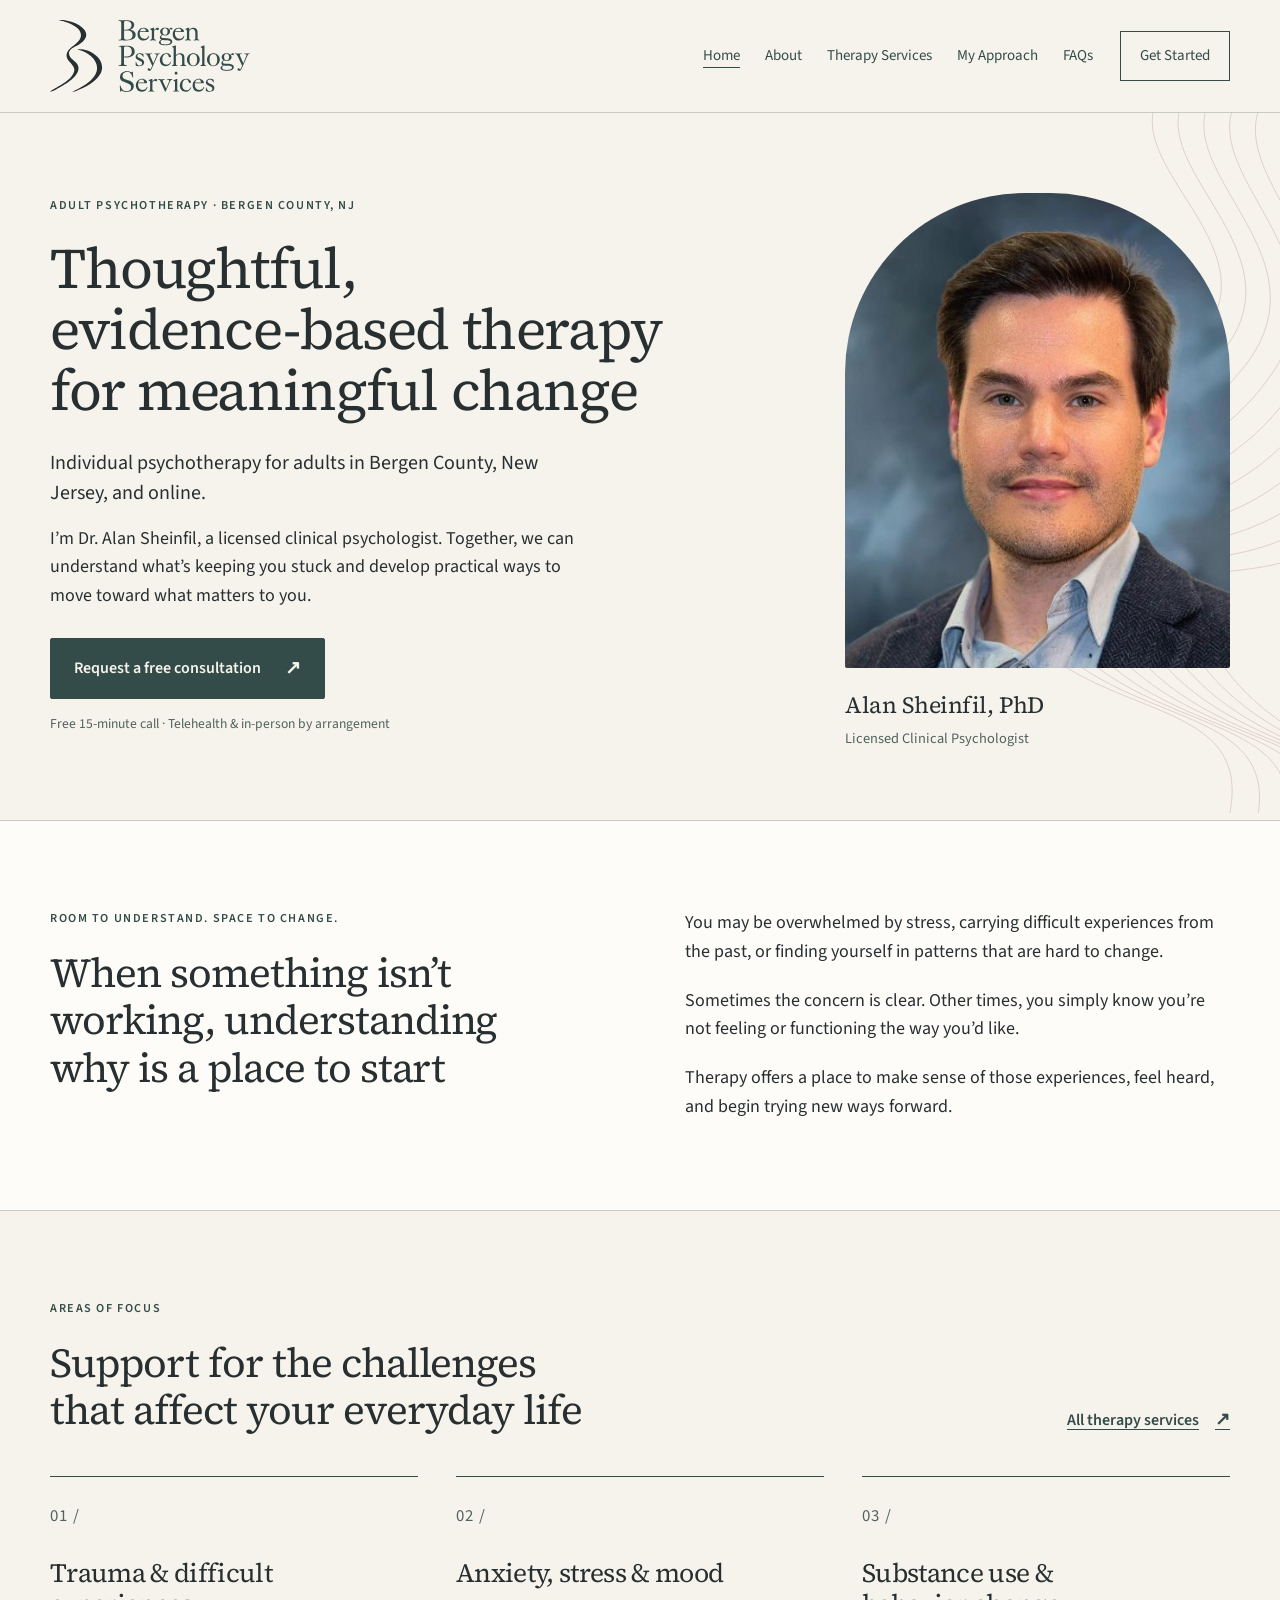
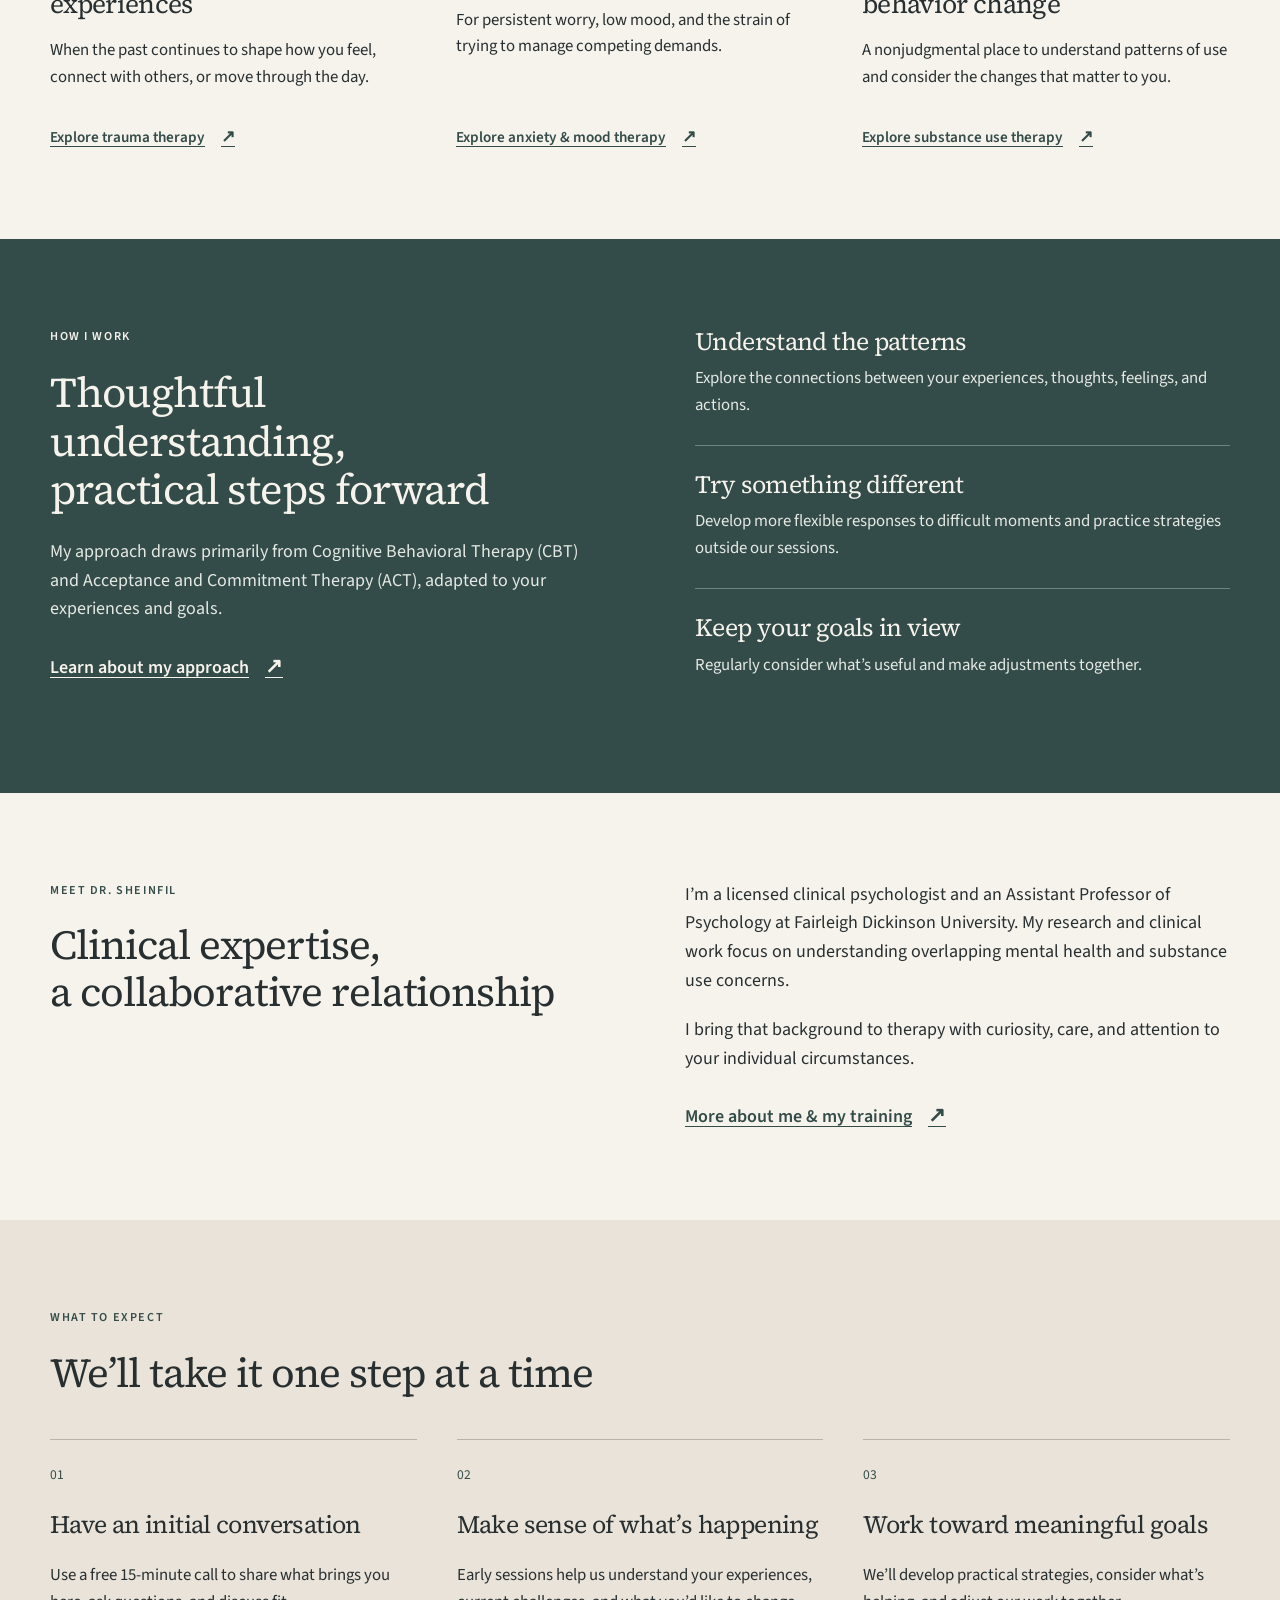
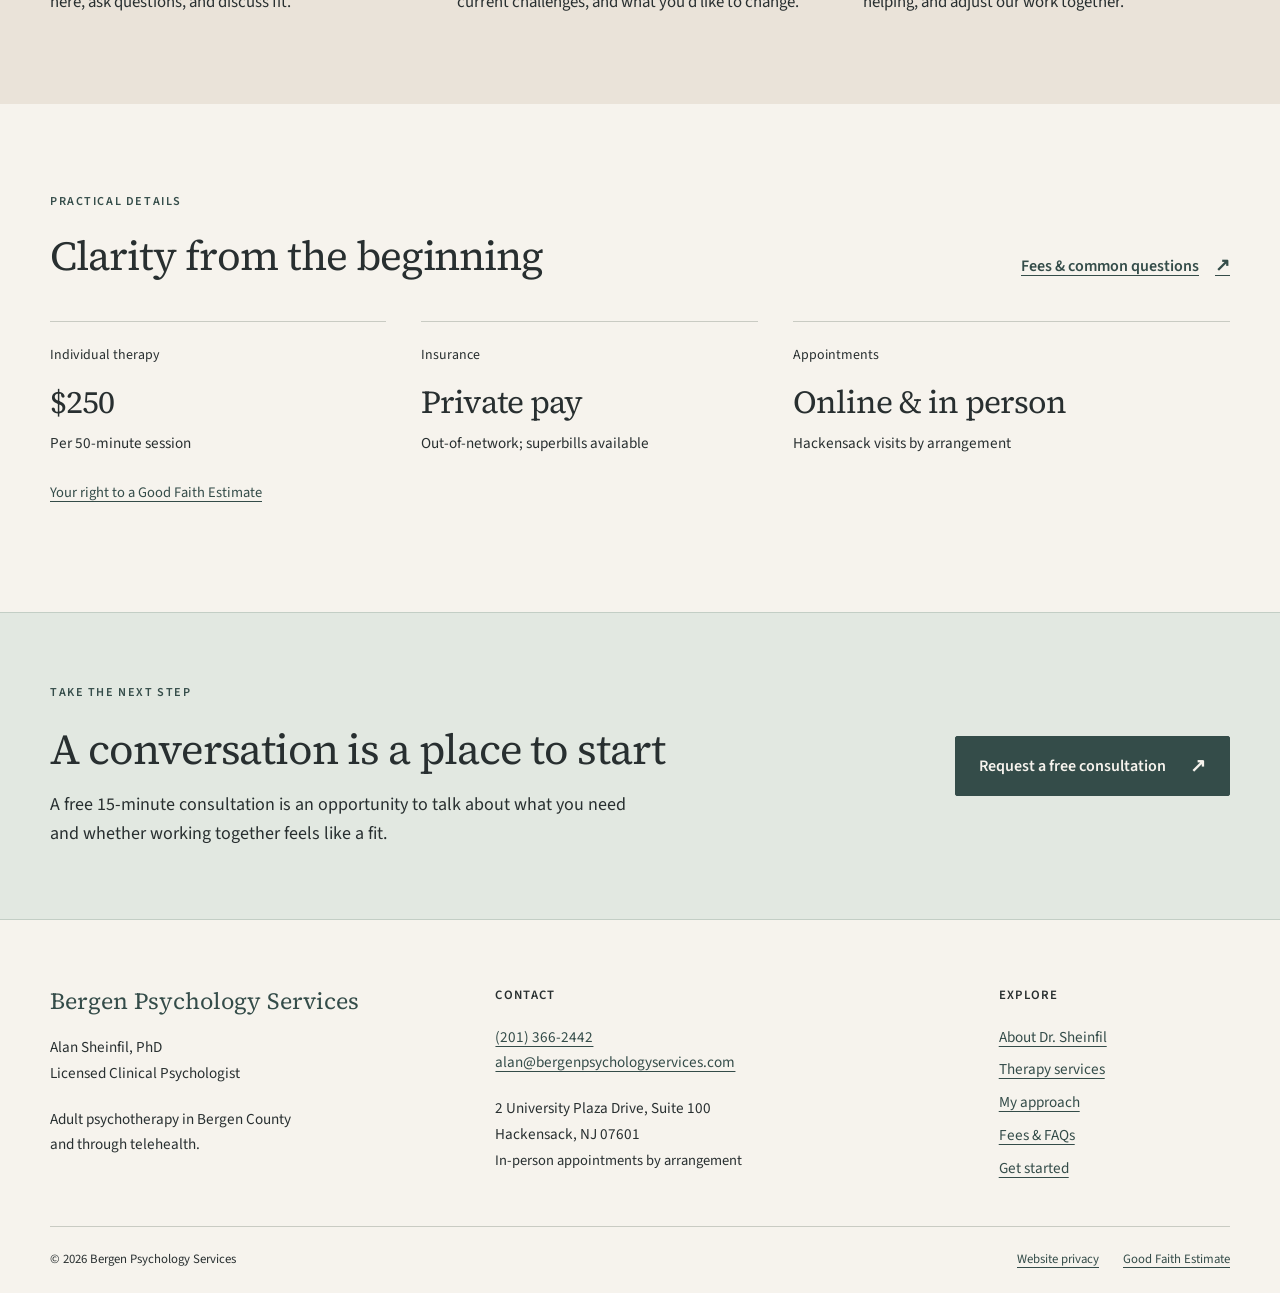
<file: index.html>
<!doctype html>
<html lang="en">
  <head>
    <meta charset="utf-8" />
    <meta name="viewport" content="width=device-width, initial-scale=1" />
    <title>Bergen Psychology Services | Dr. Alan Sheinfil, PhD</title>
    <meta
      name="description"
      content="Evidence-based psychotherapy for adults navigating trauma, anxiety, mood concerns, and substance use. Telehealth and in-person therapy in Hackensack, NJ."
    />
    <link rel="canonical" href="https://bergenpsychologyservices.com/" />
    <meta property="og:type" content="website" />
    <meta
      property="og:title"
      content="Bergen Psychology Services | Dr. Alan Sheinfil, PhD"
    />
    <meta
      property="og:description"
      content="Evidence-based psychotherapy for adults navigating trauma, anxiety, mood concerns, and substance use. Telehealth and in-person therapy in Hackensack, NJ."
    />
    <meta property="og:url" content="https://bergenpsychologyservices.com/" />
    <meta
      property="og:image"
      content="https://bergenpsychologyservices.com/Images/HeadShot-alans%20(1).png"
    />
    <meta name="theme-color" content="#344c49" />
    <link rel="icon" href="Images/favicon.svg" type="image/svg+xml" />
    <link
      rel="preload"
      href="assets/fonts/source-serif-4-latin-400-normal.woff2"
      as="font"
      type="font/woff2"
      crossorigin
    />
    <link
      rel="preload"
      href="assets/fonts/source-sans-3-latin-400-normal.woff2"
      as="font"
      type="font/woff2"
      crossorigin
    />
    <link rel="stylesheet" href="assets/site.css?v=consultation-thanks" />
    <script src="assets/site.js" defer></script>
    <script type="application/ld+json">
      {
        "@context": "https://schema.org",
        "@type": "MedicalBusiness",
        "@id": "https://bergenpsychologyservices.com/#practice",
        "name": "Bergen Psychology Services",
        "url": "https://bergenpsychologyservices.com/",
        "description": "Evidence-based psychotherapy for adults navigating trauma, anxiety, mood concerns, and substance use. Telehealth and in-person therapy in Hackensack, NJ.",
        "telephone": "+1-201-366-2442",
        "email": "alan@bergenpsychologyservices.com",
        "address": {
          "@type": "PostalAddress",
          "streetAddress": "2 University Plaza Drive, Suite 100",
          "addressLocality": "Hackensack",
          "addressRegion": "NJ",
          "postalCode": "07601",
          "addressCountry": "US"
        },
        "image": "https://bergenpsychologyservices.com/Images/HeadShot-alans%20(1).png",
        "founder": {
          "@type": "Person",
          "name": "Alan Sheinfil",
          "honorificSuffix": "PhD"
        }
      }
    </script>
  </head>
  <body>
    <a class="skip-link" href="#main">Skip to content</a>
    <header class="site-header">
      <div class="container header-inner">
        <a class="brand" href="/" aria-label="Bergen Psychology Services — home"
          ><img
            src="assets/logo.svg"
            width="210"
            height="76"
            alt="Bergen Psychology Services"
        /></a>
        <nav class="desktop-nav" aria-label="Main">
          <ul>
            <li><a href="/" aria-current="page">Home</a></li>
            <li><a href="about.html">About</a></li>
            <li><a href="services.html">Therapy Services</a></li>
            <li><a href="approach.html">My Approach</a></li>
            <li><a href="faq.html">FAQs</a></li>
            <li><a href="get-started.html" class="nav-cta">Get Started</a></li>
          </ul>
        </nav>
        <details class="mobile-nav">
          <summary>Menu <span aria-hidden="true">☰</span></summary>
          <nav aria-label="Mobile">
            <ul>
              <li><a href="/" aria-current="page">Home</a></li>
              <li><a href="about.html">About</a></li>
              <li><a href="services.html">Therapy Services</a></li>
              <li><a href="approach.html">My Approach</a></li>
              <li><a href="faq.html">FAQs</a></li>
              <li>
                <a href="get-started.html" class="nav-cta">Get Started</a>
              </li>
            </ul>
          </nav>
        </details>
      </div>
    </header>
    <main id="main" tabindex="-1">
      <section class="hero">
        <div class="container hero-grid">
          <div class="hero-copy">
            <p class="eyebrow">Adult psychotherapy · Bergen County, NJ</p>
            <h1>
              Thoughtful, <span class="nowrap">evidence-based</span> therapy for
              meaningful change
            </h1>
            <p class="lede">
              Individual psychotherapy for adults in Bergen County, New Jersey,
              and online.
            </p>
            <p>
              I’m Dr. Alan Sheinfil, a licensed clinical psychologist. Together,
              we can understand what’s keeping you stuck and develop practical
              ways to move toward what matters to you.
            </p>
            <a class="button" href="get-started.html#request"
              >Request a free consultation<span aria-hidden="true">↗</span></a
            >
            <p class="hero-detail">
              Free 15-minute call · Telehealth &amp; in-person by arrangement
            </p>
          </div>
          <figure class="hero-portrait">
            <img
              src="Images/HeadShot-alans%20(1).png"
              alt="Dr. Alan Sheinfil"
              width="446"
              height="601"
              fetchpriority="high"
            />
            <figcaption>
              <strong>Alan Sheinfil, PhD</strong
              ><span>Licensed Clinical Psychologist</span>
            </figcaption>
          </figure>
        </div>
      </section>
      <section class="section recognition">
        <div class="container split">
          <div>
            <p class="eyebrow">Room to understand. Space to change.</p>
            <h2>
              When something isn’t working, understanding why is a place to
              start
            </h2>
          </div>
          <div class="prose">
            <p>
              You may be overwhelmed by stress, carrying difficult experiences
              from the past, or finding yourself in patterns that are hard to
              change.
            </p>
            <p>
              Sometimes the concern is clear. Other times, you simply know
              you’re not feeling or functioning the way you’d like.
            </p>
            <p>
              Therapy offers a place to make sense of those experiences, feel
              heard, and begin trying new ways forward.
            </p>
          </div>
        </div>
      </section>
      <section class="section" id="services">
        <div class="container">
          <div class="section-heading">
            <div>
              <p class="eyebrow">Areas of focus</p>
              <h2>
                Support for the challenges<br class="desktop-break" />
                that affect your everyday life
              </h2>
            </div>
            <a class="text-link" href="services.html"
              >All therapy services <span aria-hidden="true">↗</span></a
            >
          </div>
          <div class="focus-grid">
            <article>
              <p class="index-number" aria-hidden="true">01 /</p>
              <h3>Trauma &amp; difficult experiences</h3>
              <p>
                When the past continues to shape how you feel, connect with
                others, or move through the day.
              </p>
              <a class="text-link" href="trauma-therapy.html"
                >Explore trauma therapy <span aria-hidden="true">↗</span></a
              >
            </article>
            <article>
              <p class="index-number" aria-hidden="true">02 /</p>
              <h3>Anxiety, stress &amp; mood</h3>
              <p>
                For persistent worry, low mood, and the strain of trying to
                manage competing demands.
              </p>
              <a class="text-link" href="anxiety-mood-therapy.html"
                >Explore anxiety &amp; mood therapy
                <span aria-hidden="true">↗</span></a
              >
            </article>
            <article>
              <p class="index-number" aria-hidden="true">03 /</p>
              <h3>Substance use &amp; behavior change</h3>
              <p>
                A nonjudgmental place to understand patterns of use and consider
                the changes that matter to you.
              </p>
              <a class="text-link" href="substance-use-therapy.html"
                >Explore substance use therapy
                <span aria-hidden="true">↗</span></a
              >
            </article>
          </div>
        </div>
      </section>
      <section class="section sage" id="approach">
        <div class="container split">
          <div>
            <p class="eyebrow">How I work</p>
            <h2>Thoughtful understanding,<br />practical steps forward</h2>
            <p>
              My approach draws primarily from Cognitive Behavioral Therapy
              (CBT) and Acceptance and Commitment Therapy (ACT), adapted to your
              experiences and goals.
            </p>
            <a class="text-link" href="approach.html"
              >Learn about my approach <span aria-hidden="true">↗</span></a
            >
          </div>
          <div class="principles">
            <div>
              <h3>Understand the patterns</h3>
              <p>
                Explore the connections between your experiences, thoughts,
                feelings, and actions.
              </p>
            </div>
            <div>
              <h3>Try something different</h3>
              <p>
                Develop more flexible responses to difficult moments and
                practice strategies outside our sessions.
              </p>
            </div>
            <div>
              <h3>Keep your goals in view</h3>
              <p>
                Regularly consider what’s useful and make adjustments together.
              </p>
            </div>
          </div>
        </div>
      </section>
      <section class="section" id="about">
        <div class="container split">
          <div>
            <p class="eyebrow">Meet Dr. Sheinfil</p>
            <h2>Clinical expertise,<br />a collaborative relationship</h2>
          </div>
          <div class="prose">
            <p>
              I’m a licensed clinical psychologist and an Assistant Professor of
              Psychology at Fairleigh Dickinson University. My research and
              clinical work focus on understanding overlapping mental health and
              substance use concerns.
            </p>
            <p>
              I bring that background to therapy with curiosity, care, and
              attention to your individual circumstances.
            </p>
            <a class="text-link" href="about.html"
              >More about me &amp; my training
              <span aria-hidden="true">↗</span></a
            >
          </div>
        </div>
      </section>
      <section class="section linen">
        <div class="container">
          <p class="eyebrow">What to expect</p>
          <h2>We’ll take it one step at a time</h2>
          <ol class="steps">
            <li>
              <span aria-hidden="true">01</span>
              <div>
                <h3>Have an initial conversation</h3>
                <p>
                  Use a free 15-minute call to share what brings you here, ask
                  questions, and discuss fit.
                </p>
              </div>
            </li>
            <li>
              <span aria-hidden="true">02</span>
              <div>
                <h3>Make sense of what’s happening</h3>
                <p>
                  Early sessions help us understand your experiences, current
                  challenges, and what you’d like to change.
                </p>
              </div>
            </li>
            <li>
              <span aria-hidden="true">03</span>
              <div>
                <h3>Work toward meaningful goals</h3>
                <p>
                  We’ll develop practical strategies, consider what’s helping,
                  and adjust our work together.
                </p>
              </div>
            </li>
          </ol>
        </div>
      </section>
      <section class="section" id="fees">
        <div class="container">
          <div class="section-heading">
            <div>
              <p class="eyebrow">Practical details</p>
              <h2>Clarity from the beginning</h2>
            </div>
            <a class="text-link" href="faq.html"
              >Fees &amp; common questions <span aria-hidden="true">↗</span></a
            >
          </div>
          <dl class="details-grid">
            <div>
              <dt>Individual therapy</dt>
              <dd class="display-value">$250</dd>
              <dd>Per 50-minute session</dd>
            </div>
            <div>
              <dt>Insurance</dt>
              <dd class="display-value">Private pay</dd>
              <dd>Out-of-network; superbills available</dd>
            </div>
            <div>
              <dt>Appointments</dt>
              <dd class="display-value">Online &amp; in person</dd>
              <dd>Hackensack visits by arrangement</dd>
            </div>
          </dl>
          <p class="small">
            <a href="good-faith-estimate.html"
              >Your right to a Good Faith Estimate</a
            >
          </p>
        </div>
      </section>
      <section class="closing">
        <div class="container closing-inner">
          <div>
            <p class="eyebrow">Take the next step</p>
            <h2>A conversation is a place to start</h2>
            <p>
              A free 15-minute consultation is an opportunity to talk about what
              you need and whether working together feels like a fit.
            </p>
          </div>
          <a class="button" href="get-started.html#request"
            >Request a free consultation<span aria-hidden="true">↗</span></a
          >
        </div>
      </section>
    </main>
    <footer class="site-footer">
      <div class="container footer-grid">
        <div>
          <a class="footer-brand" href="/">Bergen Psychology Services</a>
          <p>Alan Sheinfil, PhD<br />Licensed Clinical Psychologist</p>
          <p>
            Adult psychotherapy in Bergen County<br />and through telehealth.
          </p>
        </div>
        <div>
          <h2>Contact</h2>
          <p>
            <a href="tel:+12013662442">(201) 366-2442</a><br /><a
              href="mailto:alan@bergenpsychologyservices.com"
              >alan@bergenpsychologyservices.com</a
            >
          </p>
          <p>
            2 University Plaza Drive, Suite 100<br />Hackensack, NJ 07601<br /><span
              class="small"
              >In-person appointments by arrangement</span
            >
          </p>
        </div>
        <nav aria-label="Footer">
          <h2>Explore</h2>
          <ul>
            <li><a href="about.html">About Dr. Sheinfil</a></li>
            <li><a href="services.html">Therapy services</a></li>
            <li><a href="approach.html">My approach</a></li>
            <li><a href="faq.html">Fees &amp; FAQs</a></li>
            <li><a href="get-started.html#request">Get started</a></li>
          </ul>
        </nav>
      </div>
      <div class="container footer-bottom">
        <p>© 2026 Bergen Psychology Services</p>
        <div>
          <a href="privacy.html">Website privacy</a
          ><a href="good-faith-estimate.html">Good Faith Estimate</a>
        </div>
      </div>
    </footer>
    <a class="mobile-cta" href="get-started.html#request"
      >Request a free consultation <span aria-hidden="true">↗</span></a
    >
  </body>
</html>
</file>
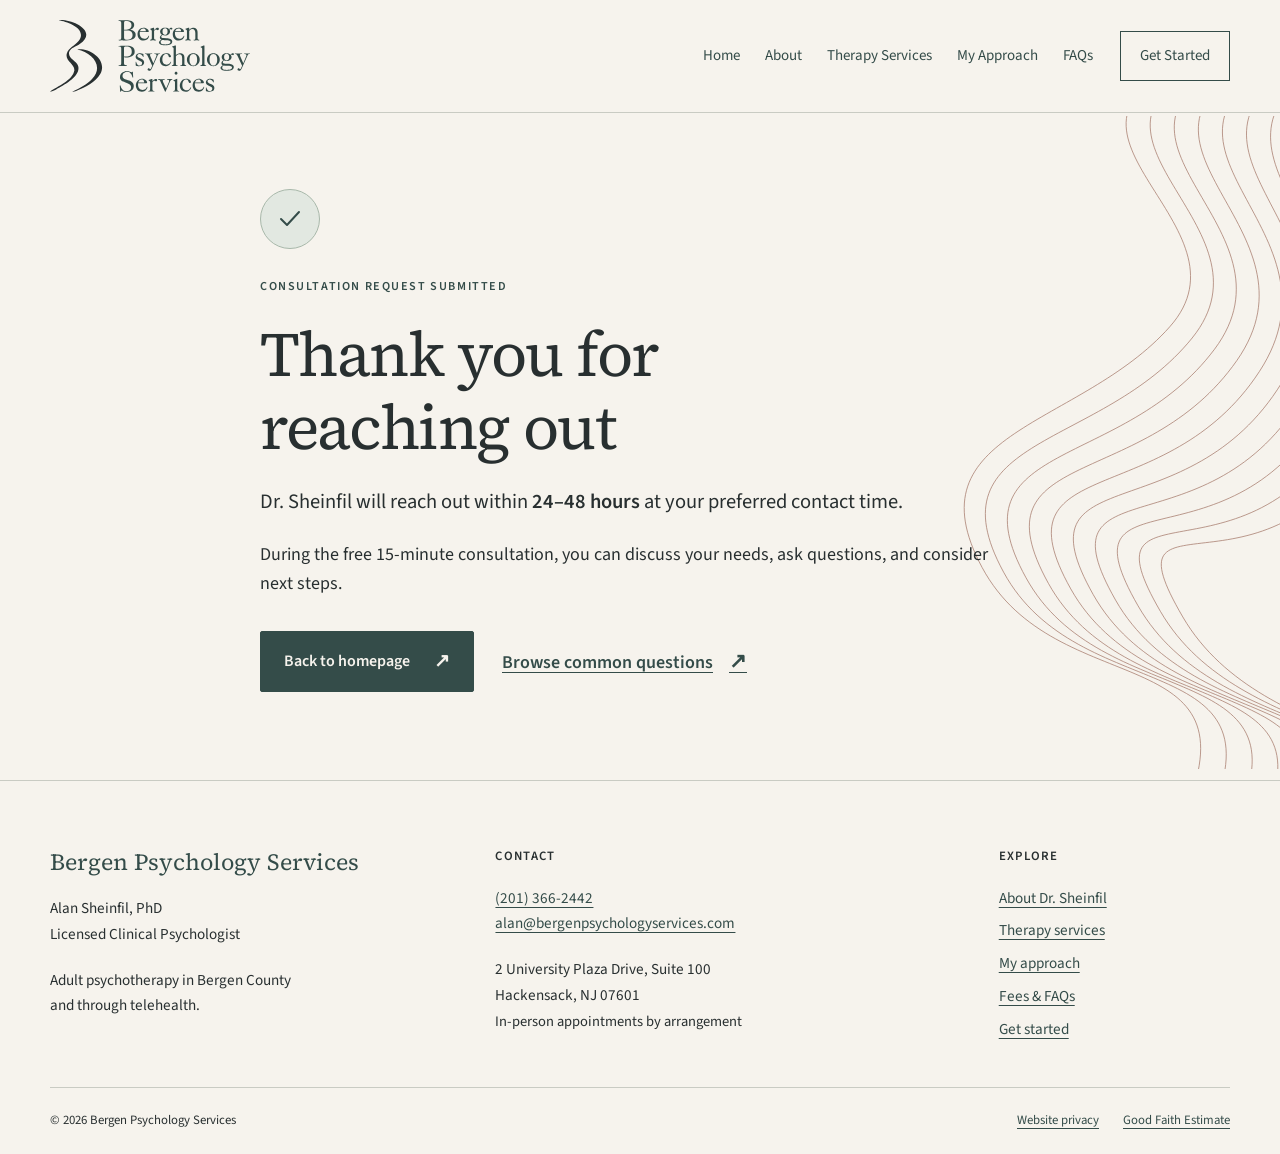
<file: thank-you/index.html>
<!doctype html>
<html lang="en">
  <head>
    <meta charset="utf-8" />
    <meta name="viewport" content="width=device-width, initial-scale=1" />
    <meta name="robots" content="noindex, follow" />
    <title>Thank You | Bergen Psychology Services</title>
    <meta
      name="description"
      content="Thank you for your consultation request. Dr. Sheinfil will reach out within 24–48 hours at your preferred contact time."
    />
    <link
      rel="canonical"
      href="https://bergenpsychologyservices.com/thank-you/"
    />
    <meta property="og:type" content="website" />
    <meta
      property="og:title"
      content="Thank You | Bergen Psychology Services"
    />
    <meta
      property="og:description"
      content="Thank you for your consultation request. Dr. Sheinfil will reach out within 24–48 hours at your preferred contact time."
    />
    <meta
      property="og:url"
      content="https://bergenpsychologyservices.com/thank-you/"
    />
    <meta
      property="og:image"
      content="https://bergenpsychologyservices.com/Images/HeadShot-alans%20(1).png"
    />
    <meta name="theme-color" content="#344c49" />
    <link rel="icon" href="/Images/favicon.svg" type="image/svg+xml" />
    <link
      rel="preload"
      href="/assets/fonts/source-serif-4-latin-400-normal.woff2"
      as="font"
      type="font/woff2"
      crossorigin
    />
    <link
      rel="preload"
      href="/assets/fonts/source-sans-3-latin-400-normal.woff2"
      as="font"
      type="font/woff2"
      crossorigin
    />
    <link rel="stylesheet" href="/assets/site.css?v=consultation-thanks" />
    <script src="/assets/site.js" defer></script>
  </head>
  <body>
    <a class="skip-link" href="#main">Skip to content</a>
    <header class="site-header">
      <div class="container header-inner">
        <a class="brand" href="/" aria-label="Bergen Psychology Services — home"
          ><img
            src="/assets/logo.svg"
            width="210"
            height="76"
            alt="Bergen Psychology Services"
        /></a>
        <nav class="desktop-nav" aria-label="Main">
          <ul>
            <li><a href="/">Home</a></li>
            <li><a href="/about.html">About</a></li>
            <li><a href="/services.html">Therapy Services</a></li>
            <li><a href="/approach.html">My Approach</a></li>
            <li><a href="/faq.html">FAQs</a></li>
            <li>
              <a href="/get-started.html" class="nav-cta">Get Started</a>
            </li>
          </ul>
        </nav>
        <details class="mobile-nav">
          <summary>Menu <span aria-hidden="true">☰</span></summary>
          <nav aria-label="Mobile">
            <ul>
              <li><a href="/">Home</a></li>
              <li><a href="/about.html">About</a></li>
              <li><a href="/services.html">Therapy Services</a></li>
              <li><a href="/approach.html">My Approach</a></li>
              <li><a href="/faq.html">FAQs</a></li>
              <li>
                <a href="/get-started.html" class="nav-cta">Get Started</a>
              </li>
            </ul>
          </nav>
        </details>
      </div>
    </header>
    <main id="main" tabindex="-1">
      <section class="page-hero confirmation">
        <div class="container narrow">
          <div class="confirmation-icon" aria-hidden="true">
            <svg viewBox="0 0 32 32" fill="none">
              <path
                d="m7 16 6 6 12-13"
                stroke="currentColor"
                stroke-width="2"
                stroke-linecap="round"
                stroke-linejoin="round"
              />
            </svg>
          </div>
          <p class="eyebrow">Consultation request submitted</p>
          <h1>Thank you for reaching out</h1>
          <p class="lede">
            Dr. Sheinfil will reach out within <strong>24–48 hours</strong> at
            your preferred contact time.
          </p>
          <p class="measure">
            During the free 15-minute consultation, you can discuss your needs,
            ask questions, and consider next steps.
          </p>
          <div class="confirmation-actions">
            <a class="button" href="/"
              >Back to homepage <span aria-hidden="true">↗</span></a
            ><a class="text-link" href="/faq.html"
              >Browse common questions <span aria-hidden="true">↗</span></a
            >
          </div>
        </div>
      </section>
    </main>
    <footer class="site-footer">
      <div class="container footer-grid">
        <div>
          <a class="footer-brand" href="/">Bergen Psychology Services</a>
          <p>Alan Sheinfil, PhD<br />Licensed Clinical Psychologist</p>
          <p>
            Adult psychotherapy in Bergen County<br />and through telehealth.
          </p>
        </div>
        <div>
          <h2>Contact</h2>
          <p>
            <a href="tel:+12013662442">(201) 366-2442</a><br /><a
              href="mailto:alan@bergenpsychologyservices.com"
              >alan@bergenpsychologyservices.com</a
            >
          </p>
          <p>
            2 University Plaza Drive, Suite 100<br />Hackensack, NJ 07601<br /><span
              class="small"
              >In-person appointments by arrangement</span
            >
          </p>
        </div>
        <nav aria-label="Footer">
          <h2>Explore</h2>
          <ul>
            <li><a href="/about.html">About Dr. Sheinfil</a></li>
            <li><a href="/services.html">Therapy services</a></li>
            <li><a href="/approach.html">My approach</a></li>
            <li><a href="/faq.html">Fees &amp; FAQs</a></li>
            <li><a href="/get-started.html#request">Get started</a></li>
          </ul>
        </nav>
      </div>
      <div class="container footer-bottom">
        <p>© 2026 Bergen Psychology Services</p>
        <div>
          <a href="/privacy.html">Website privacy</a
          ><a href="/good-faith-estimate.html">Good Faith Estimate</a>
        </div>
      </div>
    </footer>
    <a class="mobile-cta" href="/"
      >Return to homepage <span aria-hidden="true">↗</span></a
    >
  </body>
</html>
</file>
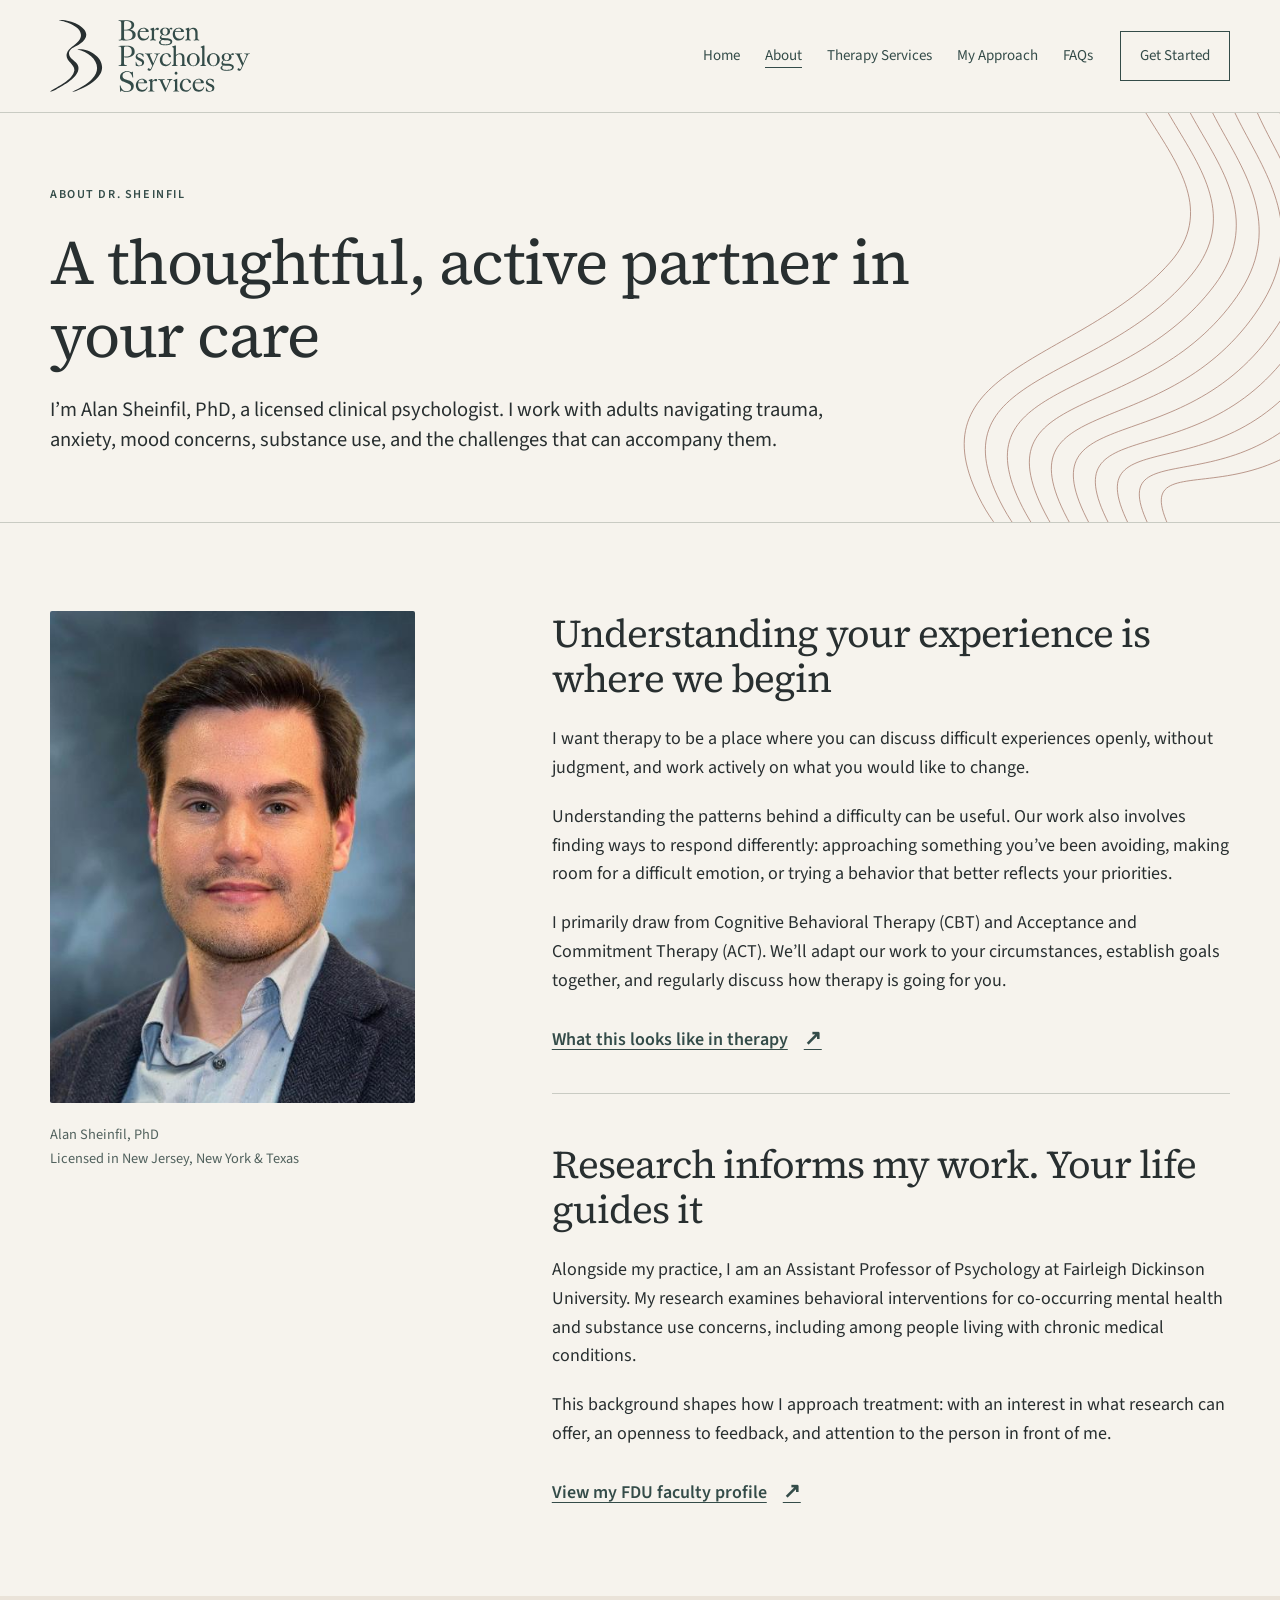
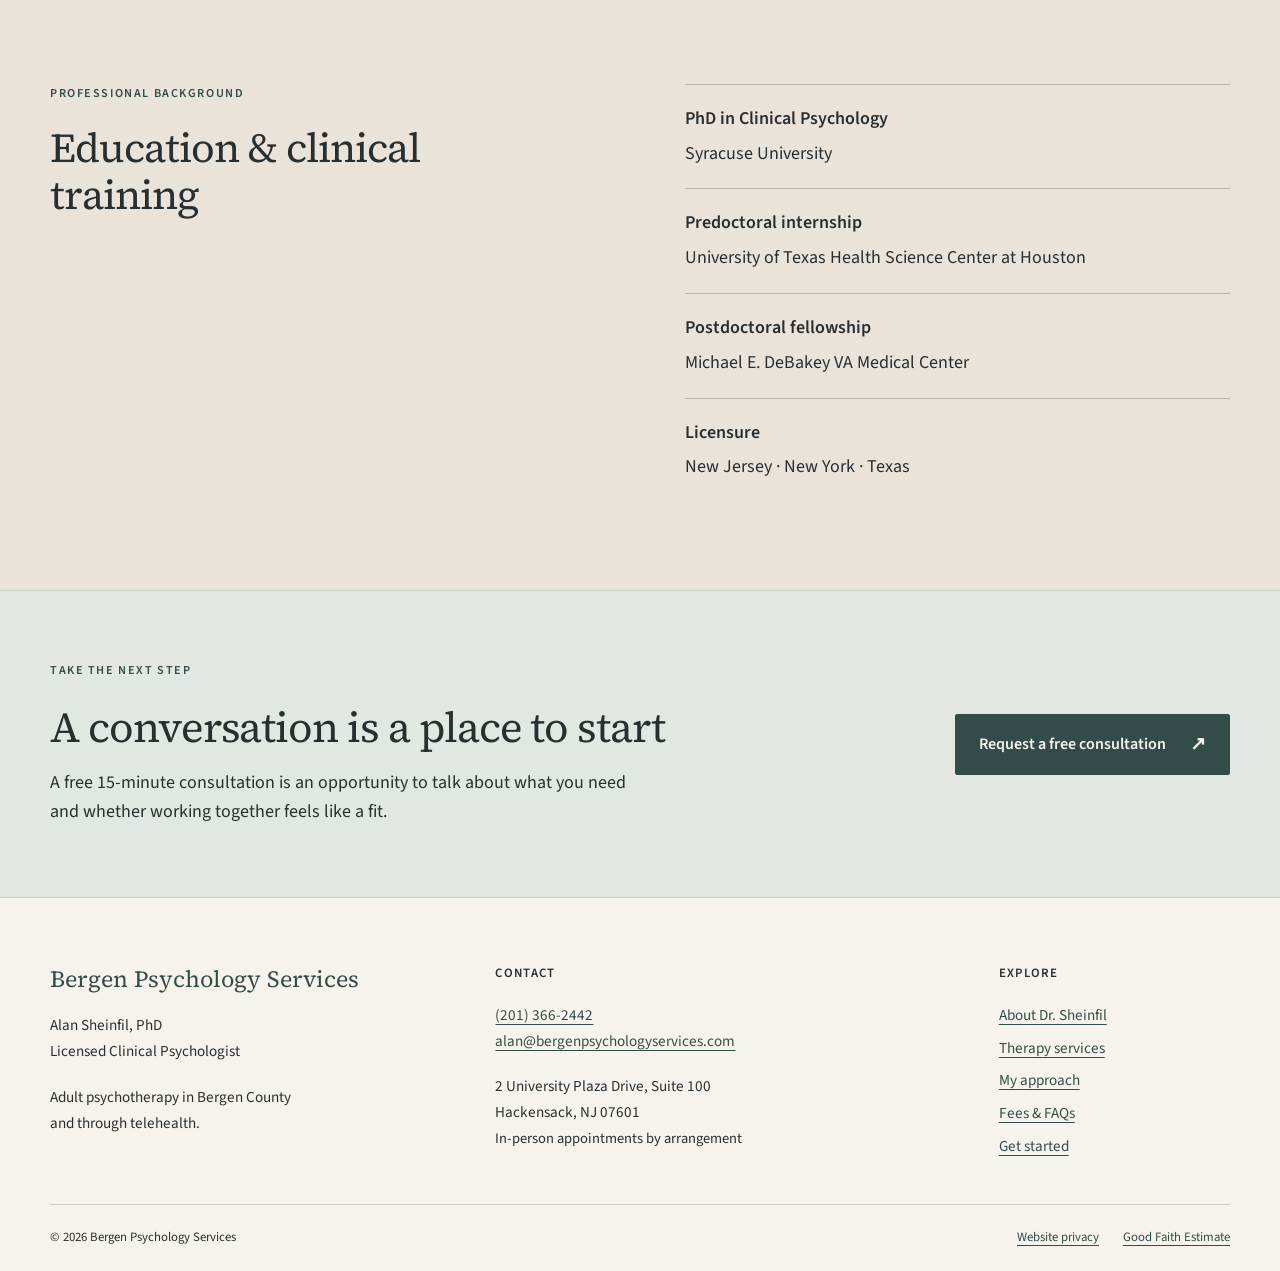
<file: about.html>
<!doctype html>
<html lang="en">
  <head>
    <meta charset="utf-8" />
    <meta name="viewport" content="width=device-width, initial-scale=1" />
    <title>About Dr. Alan Sheinfil | Bergen Psychology Services</title>
    <meta
      name="description"
      content="Meet Alan Sheinfil, PhD, licensed clinical psychologist and FDU faculty member. Collaborative, research-informed adult psychotherapy in Bergen County."
    />
    <link
      rel="canonical"
      href="https://bergenpsychologyservices.com/about.html"
    />
    <meta property="og:type" content="website" />
    <meta
      property="og:title"
      content="About Dr. Alan Sheinfil | Bergen Psychology Services"
    />
    <meta
      property="og:description"
      content="Meet Alan Sheinfil, PhD, licensed clinical psychologist and FDU faculty member. Collaborative, research-informed adult psychotherapy in Bergen County."
    />
    <meta
      property="og:url"
      content="https://bergenpsychologyservices.com/about.html"
    />
    <meta
      property="og:image"
      content="https://bergenpsychologyservices.com/Images/HeadShot-alans%20(1).png"
    />
    <meta name="theme-color" content="#344c49" />
    <link rel="icon" href="Images/favicon.svg" type="image/svg+xml" />
    <link
      rel="preload"
      href="assets/fonts/source-serif-4-latin-400-normal.woff2"
      as="font"
      type="font/woff2"
      crossorigin
    />
    <link
      rel="preload"
      href="assets/fonts/source-sans-3-latin-400-normal.woff2"
      as="font"
      type="font/woff2"
      crossorigin
    />
    <link rel="stylesheet" href="assets/site.css?v=consultation-thanks" />
    <script src="assets/site.js" defer></script>
    <script type="application/ld+json">
      {
        "@context": "https://schema.org",
        "@type": "MedicalBusiness",
        "@id": "https://bergenpsychologyservices.com/#practice",
        "name": "Bergen Psychology Services",
        "url": "https://bergenpsychologyservices.com/",
        "description": "Meet Alan Sheinfil, PhD, licensed clinical psychologist and FDU faculty member. Collaborative, research-informed adult psychotherapy in Bergen County.",
        "telephone": "+1-201-366-2442",
        "email": "alan@bergenpsychologyservices.com",
        "address": {
          "@type": "PostalAddress",
          "streetAddress": "2 University Plaza Drive, Suite 100",
          "addressLocality": "Hackensack",
          "addressRegion": "NJ",
          "postalCode": "07601",
          "addressCountry": "US"
        },
        "image": "https://bergenpsychologyservices.com/Images/HeadShot-alans%20(1).png",
        "founder": {
          "@type": "Person",
          "name": "Alan Sheinfil",
          "honorificSuffix": "PhD"
        }
      }
    </script>
  </head>
  <body>
    <a class="skip-link" href="#main">Skip to content</a>
    <header class="site-header">
      <div class="container header-inner">
        <a class="brand" href="/" aria-label="Bergen Psychology Services — home"
          ><img
            src="assets/logo.svg"
            width="210"
            height="76"
            alt="Bergen Psychology Services"
        /></a>
        <nav class="desktop-nav" aria-label="Main">
          <ul>
            <li><a href="/">Home</a></li>
            <li><a href="about.html" aria-current="page">About</a></li>
            <li><a href="services.html">Therapy Services</a></li>
            <li><a href="approach.html">My Approach</a></li>
            <li><a href="faq.html">FAQs</a></li>
            <li><a href="get-started.html" class="nav-cta">Get Started</a></li>
          </ul>
        </nav>
        <details class="mobile-nav">
          <summary>Menu <span aria-hidden="true">☰</span></summary>
          <nav aria-label="Mobile">
            <ul>
              <li><a href="/">Home</a></li>
              <li><a href="about.html" aria-current="page">About</a></li>
              <li><a href="services.html">Therapy Services</a></li>
              <li><a href="approach.html">My Approach</a></li>
              <li><a href="faq.html">FAQs</a></li>
              <li>
                <a href="get-started.html" class="nav-cta">Get Started</a>
              </li>
            </ul>
          </nav>
        </details>
      </div>
    </header>
    <main id="main" tabindex="-1">
      <section class="page-hero">
        <div class="container">
          <p class="eyebrow">About Dr. Sheinfil</p>
          <h1>A thoughtful, active partner in your care</h1>
          <p class="lede">
            I’m Alan Sheinfil, PhD, a licensed clinical psychologist. I work
            with adults navigating trauma, anxiety, mood concerns, substance
            use, and the challenges that can accompany them.
          </p>
        </div>
      </section>
      <section class="section">
        <div class="container about-layout">
          <figure class="about-portrait">
            <img
              src="Images/HeadShot-alans%20(1).png"
              alt="Alan Sheinfil, PhD"
              width="446"
              height="601"
            />
            <figcaption>
              Alan Sheinfil, PhD<br />Licensed in New Jersey, New York &amp;
              Texas
            </figcaption>
          </figure>
          <div class="prose">
            <h2>Understanding your experience is where we begin</h2>
            <p>
              I want therapy to be a place where you can discuss difficult
              experiences openly, without judgment, and work actively on what
              you would like to change.
            </p>
            <p>
              Understanding the patterns behind a difficulty can be useful. Our
              work also involves finding ways to respond differently:
              approaching something you’ve been avoiding, making room for a
              difficult emotion, or trying a behavior that better reflects your
              priorities.
            </p>
            <p>
              I primarily draw from Cognitive Behavioral Therapy (CBT) and
              Acceptance and Commitment Therapy (ACT). We’ll adapt our work to
              your circumstances, establish goals together, and regularly
              discuss how therapy is going for you.
            </p>
            <a class="text-link" href="approach.html"
              >What this looks like in therapy
              <span aria-hidden="true">↗</span></a
            >
            <hr />
            <h2>Research informs my work. Your life guides it</h2>
            <p>
              Alongside my practice, I am an Assistant Professor of Psychology
              at Fairleigh Dickinson University. My research examines behavioral
              interventions for co-occurring mental health and substance use
              concerns, including among people living with chronic medical
              conditions.
            </p>
            <p>
              This background shapes how I approach treatment: with an interest
              in what research can offer, an openness to feedback, and attention
              to the person in front of me.
            </p>
            <a class="text-link" href="https://www.fdu.edu/profiles/a-sheinfil/"
              >View my FDU faculty profile <span aria-hidden="true">↗</span></a
            >
          </div>
        </div>
      </section>
      <section class="section linen">
        <div class="container split">
          <div>
            <p class="eyebrow">Professional background</p>
            <h2>Education &amp; clinical training</h2>
          </div>
          <dl class="credentials">
            <div>
              <dt>PhD in Clinical Psychology</dt>
              <dd>Syracuse University</dd>
            </div>
            <div>
              <dt>Predoctoral internship</dt>
              <dd>University of Texas Health Science Center at Houston</dd>
            </div>
            <div>
              <dt>Postdoctoral fellowship</dt>
              <dd>Michael E. DeBakey VA Medical Center</dd>
            </div>
            <div>
              <dt>Licensure</dt>
              <dd>New Jersey · New York · Texas</dd>
            </div>
          </dl>
        </div>
      </section>
      <section class="closing">
        <div class="container closing-inner">
          <div>
            <p class="eyebrow">Take the next step</p>
            <h2>A conversation is a place to start</h2>
            <p>
              A free 15-minute consultation is an opportunity to talk about what
              you need and whether working together feels like a fit.
            </p>
          </div>
          <a class="button" href="get-started.html#request"
            >Request a free consultation<span aria-hidden="true">↗</span></a
          >
        </div>
      </section>
    </main>
    <footer class="site-footer">
      <div class="container footer-grid">
        <div>
          <a class="footer-brand" href="/">Bergen Psychology Services</a>
          <p>Alan Sheinfil, PhD<br />Licensed Clinical Psychologist</p>
          <p>
            Adult psychotherapy in Bergen County<br />and through telehealth.
          </p>
        </div>
        <div>
          <h2>Contact</h2>
          <p>
            <a href="tel:+12013662442">(201) 366-2442</a><br /><a
              href="mailto:alan@bergenpsychologyservices.com"
              >alan@bergenpsychologyservices.com</a
            >
          </p>
          <p>
            2 University Plaza Drive, Suite 100<br />Hackensack, NJ 07601<br /><span
              class="small"
              >In-person appointments by arrangement</span
            >
          </p>
        </div>
        <nav aria-label="Footer">
          <h2>Explore</h2>
          <ul>
            <li><a href="about.html">About Dr. Sheinfil</a></li>
            <li><a href="services.html">Therapy services</a></li>
            <li><a href="approach.html">My approach</a></li>
            <li><a href="faq.html">Fees &amp; FAQs</a></li>
            <li><a href="get-started.html#request">Get started</a></li>
          </ul>
        </nav>
      </div>
      <div class="container footer-bottom">
        <p>© 2026 Bergen Psychology Services</p>
        <div>
          <a href="privacy.html">Website privacy</a
          ><a href="good-faith-estimate.html">Good Faith Estimate</a>
        </div>
      </div>
    </footer>
    <a class="mobile-cta" href="get-started.html#request"
      >Request a free consultation <span aria-hidden="true">↗</span></a
    >
  </body>
</html>
</file>
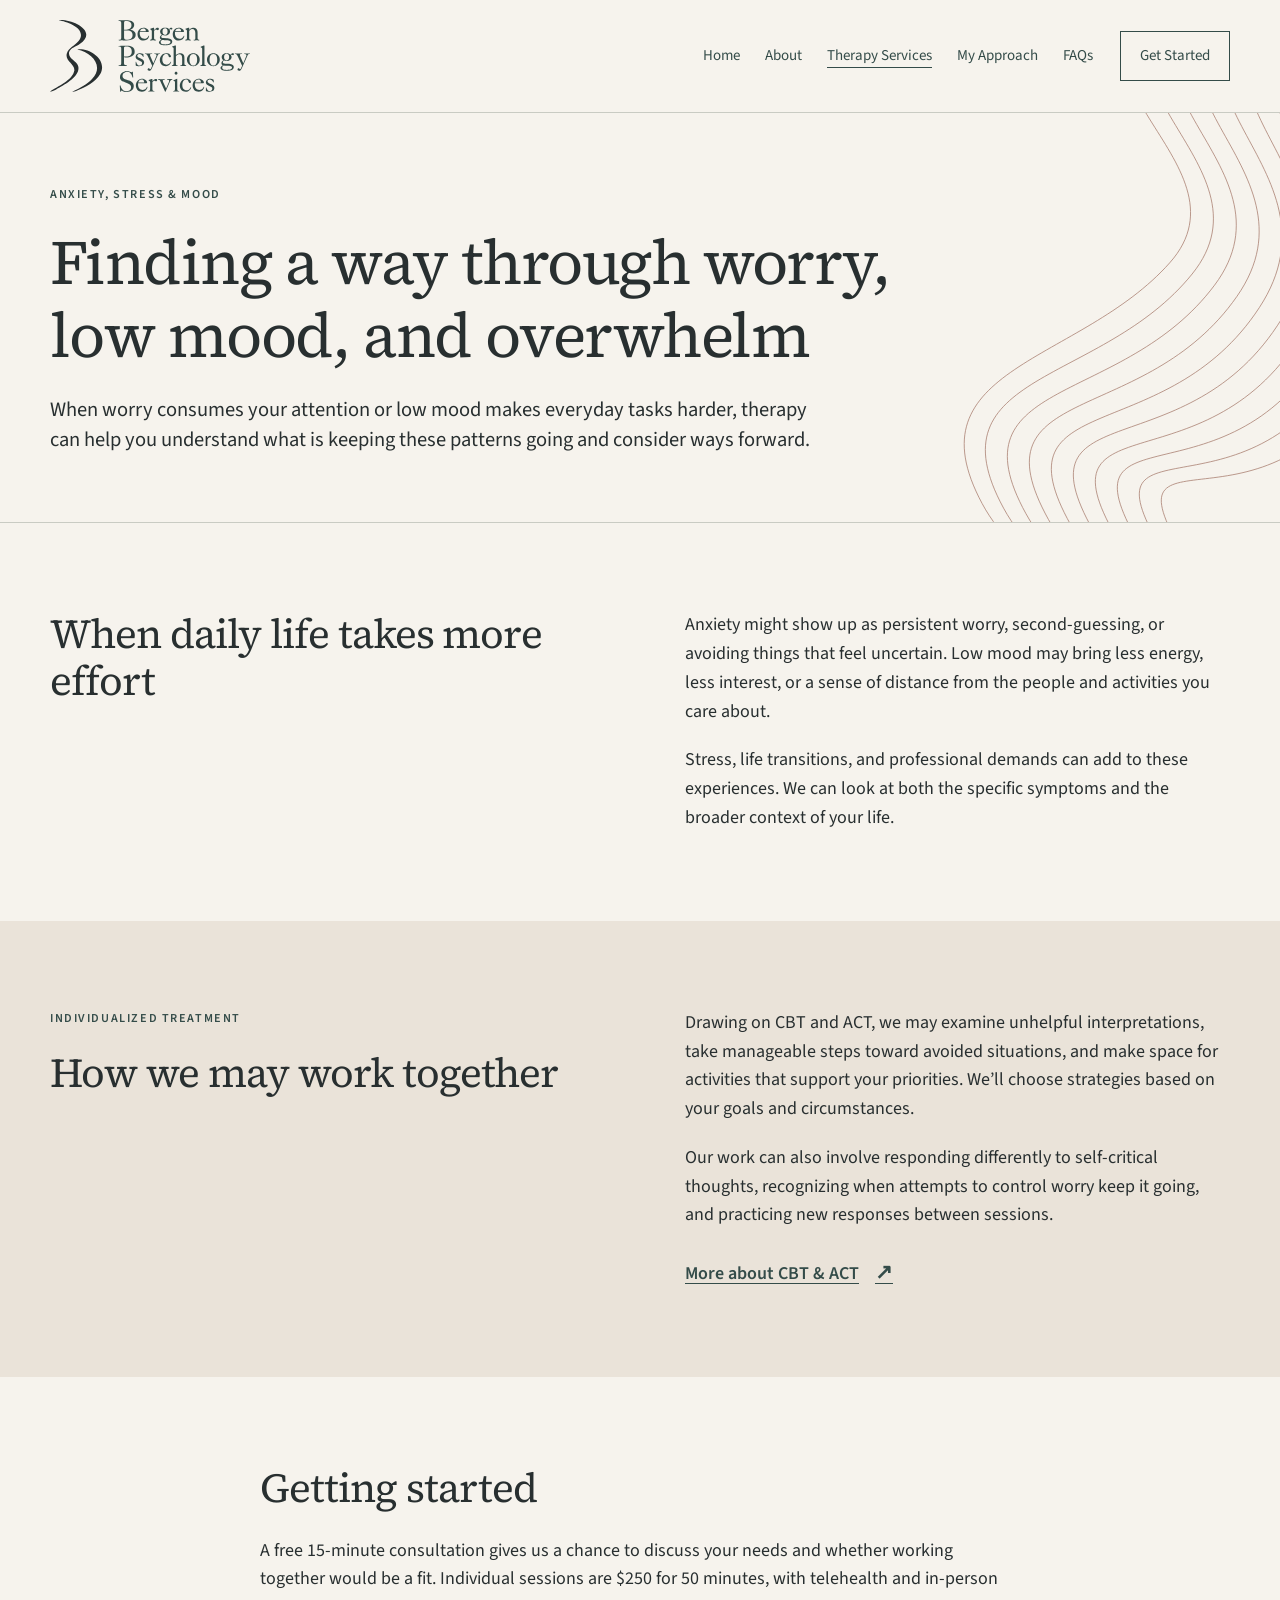
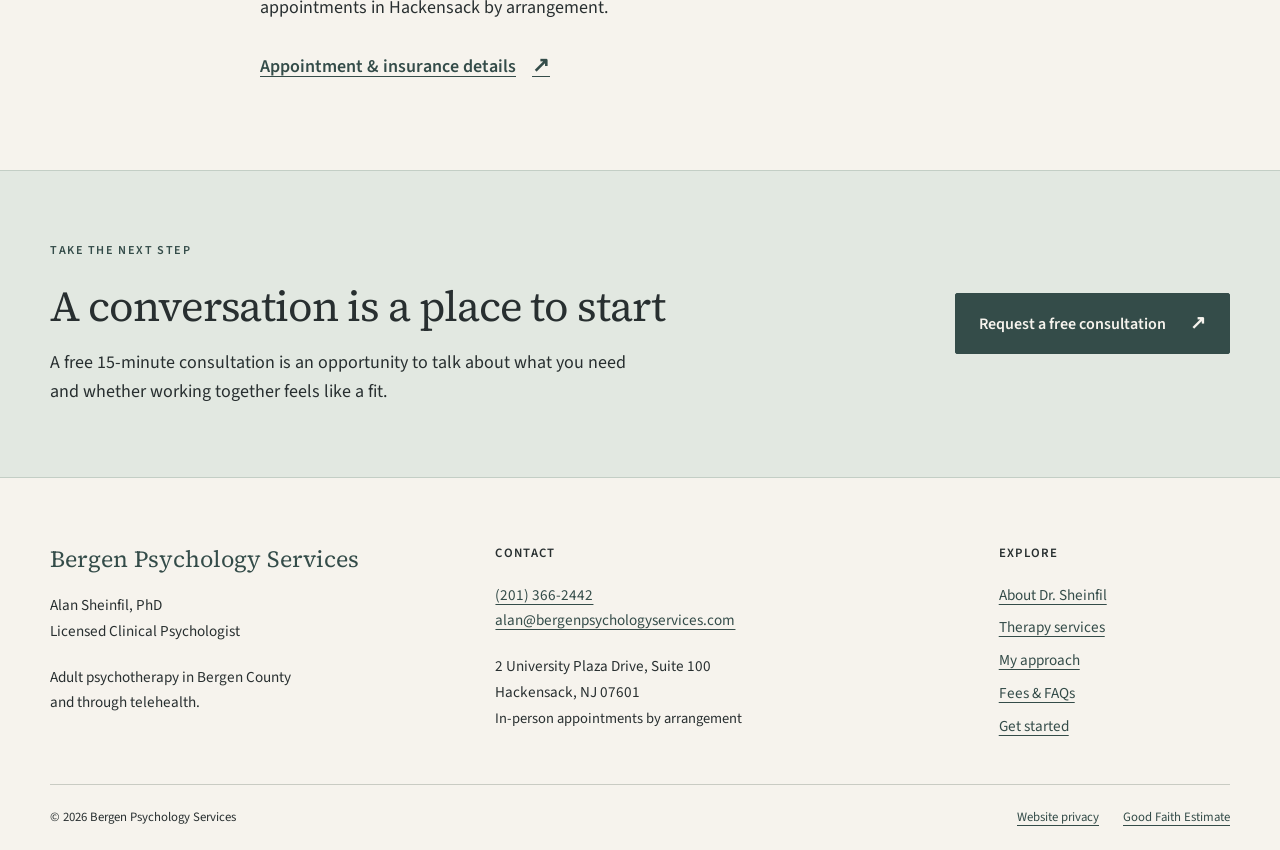
<file: anxiety-mood-therapy.html>
<!doctype html>
<html lang="en">
  <head>
    <meta charset="utf-8" />
    <meta name="viewport" content="width=device-width, initial-scale=1" />
    <title>
      Anxiety &amp; Depression Therapy in Bergen County | Dr. Alan Sheinfil
    </title>
    <meta
      name="description"
      content="Anxiety, stress &amp; mood therapy for adults with Dr. Alan Sheinfil, PhD. Collaborative treatment in Hackensack, New Jersey, and through telehealth."
    />
    <link
      rel="canonical"
      href="https://bergenpsychologyservices.com/anxiety-mood-therapy.html"
    />
    <meta property="og:type" content="website" />
    <meta
      property="og:title"
      content="Anxiety &amp; Depression Therapy in Bergen County | Dr. Alan Sheinfil"
    />
    <meta
      property="og:description"
      content="Anxiety, stress &amp; mood therapy for adults with Dr. Alan Sheinfil, PhD. Collaborative treatment in Hackensack, New Jersey, and through telehealth."
    />
    <meta
      property="og:url"
      content="https://bergenpsychologyservices.com/anxiety-mood-therapy.html"
    />
    <meta
      property="og:image"
      content="https://bergenpsychologyservices.com/Images/HeadShot-alans%20(1).png"
    />
    <meta name="theme-color" content="#344c49" />
    <link rel="icon" href="Images/favicon.svg" type="image/svg+xml" />
    <link
      rel="preload"
      href="assets/fonts/source-serif-4-latin-400-normal.woff2"
      as="font"
      type="font/woff2"
      crossorigin
    />
    <link
      rel="preload"
      href="assets/fonts/source-sans-3-latin-400-normal.woff2"
      as="font"
      type="font/woff2"
      crossorigin
    />
    <link rel="stylesheet" href="assets/site.css?v=consultation-thanks" />
    <script src="assets/site.js" defer></script>
    <script type="application/ld+json">
      {
        "@context": "https://schema.org",
        "@type": "MedicalBusiness",
        "@id": "https://bergenpsychologyservices.com/#practice",
        "name": "Bergen Psychology Services",
        "url": "https://bergenpsychologyservices.com/",
        "description": "Anxiety, stress & mood therapy for adults with Dr. Alan Sheinfil, PhD. Collaborative treatment in Hackensack, New Jersey, and through telehealth.",
        "telephone": "+1-201-366-2442",
        "email": "alan@bergenpsychologyservices.com",
        "address": {
          "@type": "PostalAddress",
          "streetAddress": "2 University Plaza Drive, Suite 100",
          "addressLocality": "Hackensack",
          "addressRegion": "NJ",
          "postalCode": "07601",
          "addressCountry": "US"
        },
        "image": "https://bergenpsychologyservices.com/Images/HeadShot-alans%20(1).png",
        "founder": {
          "@type": "Person",
          "name": "Alan Sheinfil",
          "honorificSuffix": "PhD"
        }
      }
    </script>
  </head>
  <body>
    <a class="skip-link" href="#main">Skip to content</a>
    <header class="site-header">
      <div class="container header-inner">
        <a class="brand" href="/" aria-label="Bergen Psychology Services — home"
          ><img
            src="assets/logo.svg"
            width="210"
            height="76"
            alt="Bergen Psychology Services"
        /></a>
        <nav class="desktop-nav" aria-label="Main">
          <ul>
            <li><a href="/">Home</a></li>
            <li><a href="about.html">About</a></li>
            <li>
              <a href="services.html" aria-current="page">Therapy Services</a>
            </li>
            <li><a href="approach.html">My Approach</a></li>
            <li><a href="faq.html">FAQs</a></li>
            <li><a href="get-started.html" class="nav-cta">Get Started</a></li>
          </ul>
        </nav>
        <details class="mobile-nav">
          <summary>Menu <span aria-hidden="true">☰</span></summary>
          <nav aria-label="Mobile">
            <ul>
              <li><a href="/">Home</a></li>
              <li><a href="about.html">About</a></li>
              <li>
                <a href="services.html" aria-current="page">Therapy Services</a>
              </li>
              <li><a href="approach.html">My Approach</a></li>
              <li><a href="faq.html">FAQs</a></li>
              <li>
                <a href="get-started.html" class="nav-cta">Get Started</a>
              </li>
            </ul>
          </nav>
        </details>
      </div>
    </header>
    <main id="main" tabindex="-1">
      <section class="page-hero">
        <div class="container">
          <p class="eyebrow">Anxiety, stress & mood</p>
          <h1>Finding a way through worry, low mood, and overwhelm</h1>
          <p class="lede">
            When worry consumes your attention or low mood makes everyday tasks
            harder, therapy can help you understand what is keeping these
            patterns going and consider ways forward.
          </p>
        </div>
      </section>
      <section class="section">
        <div class="container split">
          <div><h2>When daily life takes more effort</h2></div>
          <div class="prose">
            <p>
              Anxiety might show up as persistent worry, second-guessing, or
              avoiding things that feel uncertain. Low mood may bring less
              energy, less interest, or a sense of distance from the people and
              activities you care about.
            </p>
            <p>
              Stress, life transitions, and professional demands can add to
              these experiences. We can look at both the specific symptoms and
              the broader context of your life.
            </p>
          </div>
        </div>
      </section>
      <section class="section linen">
        <div class="container split">
          <div>
            <p class="eyebrow">Individualized treatment</p>
            <h2>How we may work together</h2>
          </div>
          <div class="prose">
            <p>
              Drawing on CBT and ACT, we may examine unhelpful interpretations,
              take manageable steps toward avoided situations, and make space
              for activities that support your priorities. We’ll choose
              strategies based on your goals and circumstances.
            </p>
            <p>
              Our work can also involve responding differently to self-critical
              thoughts, recognizing when attempts to control worry keep it
              going, and practicing new responses between sessions.
            </p>
            <a class="text-link" href="approach.html"
              >More about CBT &amp; ACT <span aria-hidden="true">↗</span></a
            >
          </div>
        </div>
      </section>
      <section class="section">
        <div class="container narrow">
          <h2>Getting started</h2>
          <p>
            A free 15-minute consultation gives us a chance to discuss your
            needs and whether working together would be a fit. Individual
            sessions are $250 for 50 minutes, with telehealth and in-person
            appointments in Hackensack by arrangement.
          </p>
          <a class="text-link" href="faq.html"
            >Appointment &amp; insurance details
            <span aria-hidden="true">↗</span></a
          >
        </div>
      </section>
      <section class="closing">
        <div class="container closing-inner">
          <div>
            <p class="eyebrow">Take the next step</p>
            <h2>A conversation is a place to start</h2>
            <p>
              A free 15-minute consultation is an opportunity to talk about what
              you need and whether working together feels like a fit.
            </p>
          </div>
          <a class="button" href="get-started.html#request"
            >Request a free consultation<span aria-hidden="true">↗</span></a
          >
        </div>
      </section>
    </main>
    <footer class="site-footer">
      <div class="container footer-grid">
        <div>
          <a class="footer-brand" href="/">Bergen Psychology Services</a>
          <p>Alan Sheinfil, PhD<br />Licensed Clinical Psychologist</p>
          <p>
            Adult psychotherapy in Bergen County<br />and through telehealth.
          </p>
        </div>
        <div>
          <h2>Contact</h2>
          <p>
            <a href="tel:+12013662442">(201) 366-2442</a><br /><a
              href="mailto:alan@bergenpsychologyservices.com"
              >alan@bergenpsychologyservices.com</a
            >
          </p>
          <p>
            2 University Plaza Drive, Suite 100<br />Hackensack, NJ 07601<br /><span
              class="small"
              >In-person appointments by arrangement</span
            >
          </p>
        </div>
        <nav aria-label="Footer">
          <h2>Explore</h2>
          <ul>
            <li><a href="about.html">About Dr. Sheinfil</a></li>
            <li><a href="services.html">Therapy services</a></li>
            <li><a href="approach.html">My approach</a></li>
            <li><a href="faq.html">Fees &amp; FAQs</a></li>
            <li><a href="get-started.html#request">Get started</a></li>
          </ul>
        </nav>
      </div>
      <div class="container footer-bottom">
        <p>© 2026 Bergen Psychology Services</p>
        <div>
          <a href="privacy.html">Website privacy</a
          ><a href="good-faith-estimate.html">Good Faith Estimate</a>
        </div>
      </div>
    </footer>
    <a class="mobile-cta" href="get-started.html#request"
      >Request a free consultation <span aria-hidden="true">↗</span></a
    >
  </body>
</html>
</file>
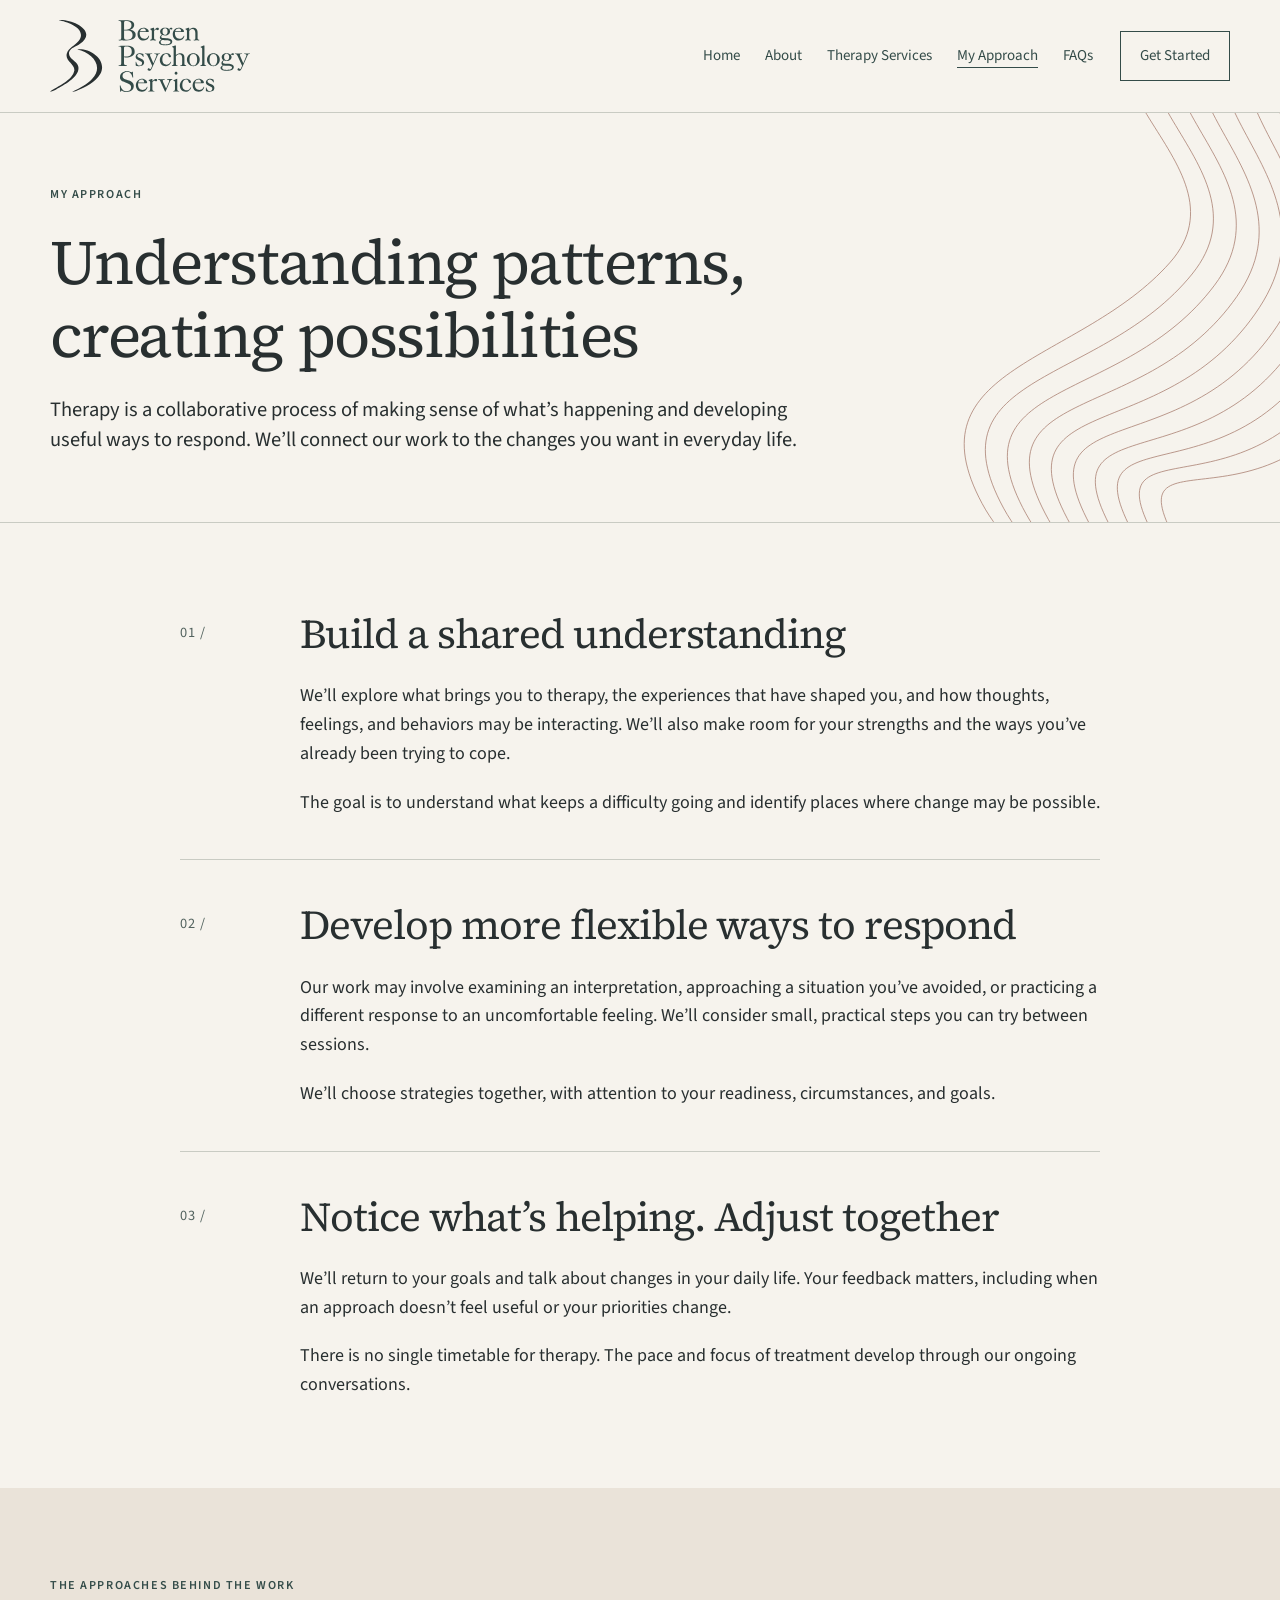
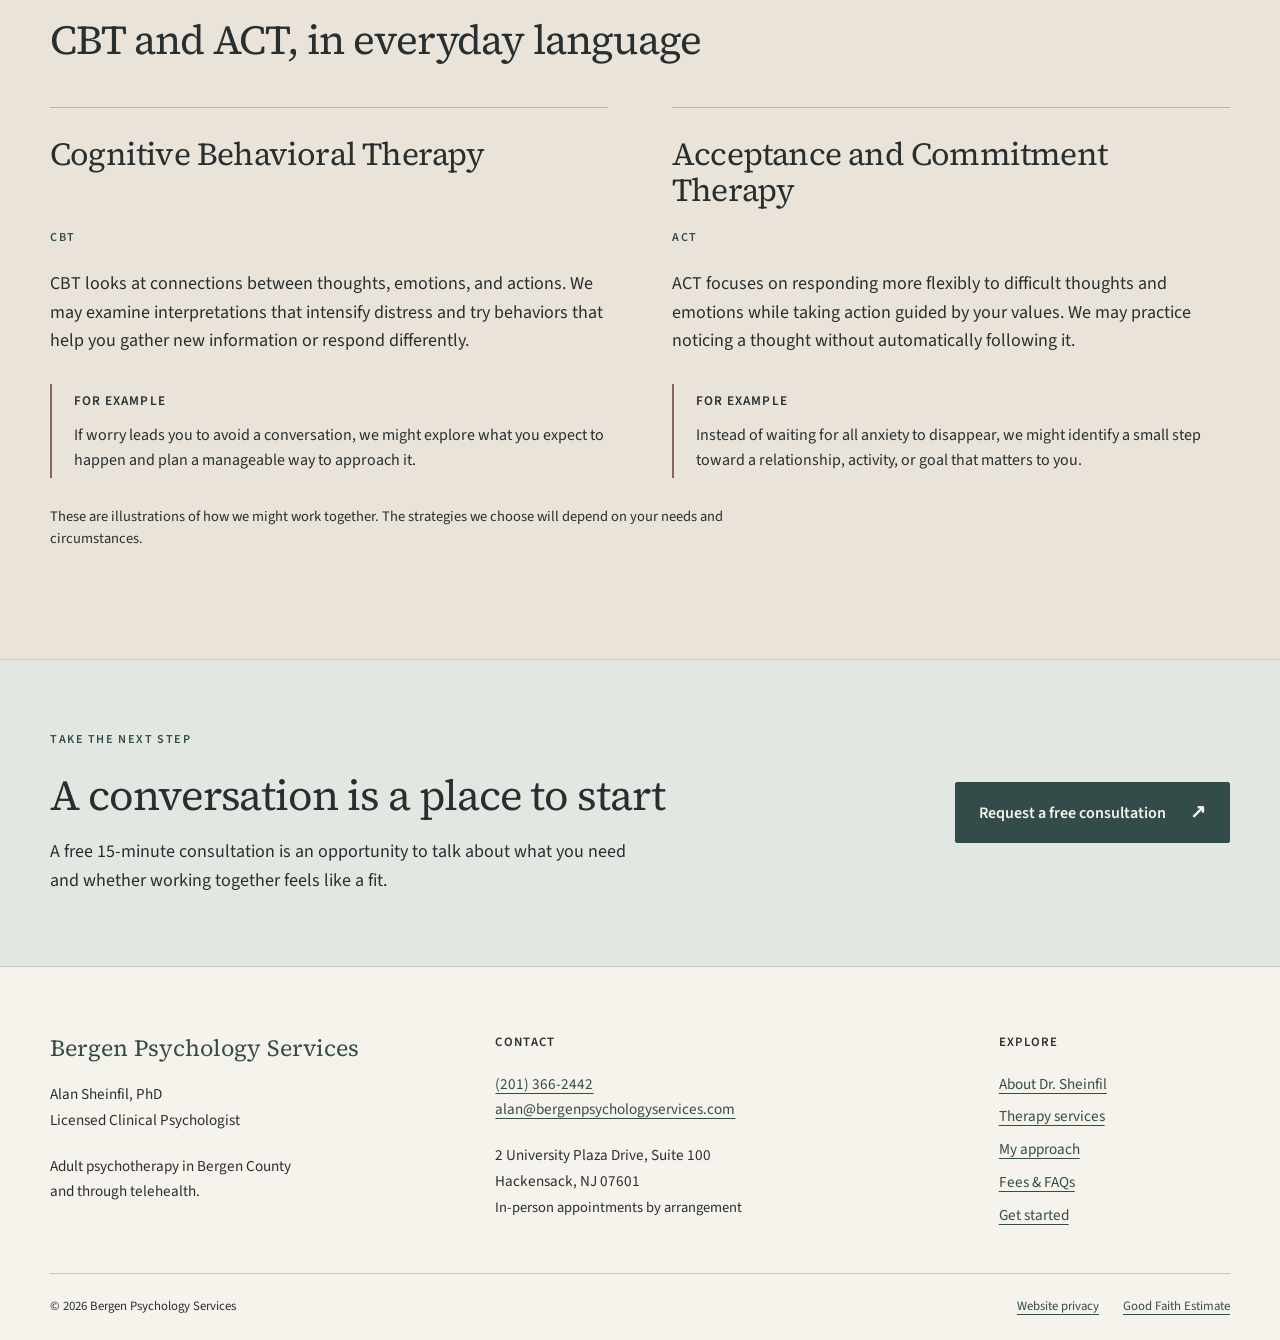
<file: approach.html>
<!doctype html>
<html lang="en">
  <head>
    <meta charset="utf-8" />
    <meta name="viewport" content="width=device-width, initial-scale=1" />
    <title>CBT &amp; ACT Therapy Approach | Dr. Alan Sheinfil</title>
    <meta
      name="description"
      content="Learn how CBT and ACT inform collaborative, practical therapy with Dr. Alan Sheinfil: understanding patterns, trying new responses, and reviewing progress."
    />
    <link
      rel="canonical"
      href="https://bergenpsychologyservices.com/approach.html"
    />
    <meta property="og:type" content="website" />
    <meta
      property="og:title"
      content="CBT &amp; ACT Therapy Approach | Dr. Alan Sheinfil"
    />
    <meta
      property="og:description"
      content="Learn how CBT and ACT inform collaborative, practical therapy with Dr. Alan Sheinfil: understanding patterns, trying new responses, and reviewing progress."
    />
    <meta
      property="og:url"
      content="https://bergenpsychologyservices.com/approach.html"
    />
    <meta
      property="og:image"
      content="https://bergenpsychologyservices.com/Images/HeadShot-alans%20(1).png"
    />
    <meta name="theme-color" content="#344c49" />
    <link rel="icon" href="Images/favicon.svg" type="image/svg+xml" />
    <link
      rel="preload"
      href="assets/fonts/source-serif-4-latin-400-normal.woff2"
      as="font"
      type="font/woff2"
      crossorigin
    />
    <link
      rel="preload"
      href="assets/fonts/source-sans-3-latin-400-normal.woff2"
      as="font"
      type="font/woff2"
      crossorigin
    />
    <link rel="stylesheet" href="assets/site.css?v=consultation-thanks" />
    <script src="assets/site.js" defer></script>
    <script type="application/ld+json">
      {
        "@context": "https://schema.org",
        "@type": "MedicalBusiness",
        "@id": "https://bergenpsychologyservices.com/#practice",
        "name": "Bergen Psychology Services",
        "url": "https://bergenpsychologyservices.com/",
        "description": "Learn how CBT and ACT inform collaborative, practical therapy with Dr. Alan Sheinfil: understanding patterns, trying new responses, and reviewing progress.",
        "telephone": "+1-201-366-2442",
        "email": "alan@bergenpsychologyservices.com",
        "address": {
          "@type": "PostalAddress",
          "streetAddress": "2 University Plaza Drive, Suite 100",
          "addressLocality": "Hackensack",
          "addressRegion": "NJ",
          "postalCode": "07601",
          "addressCountry": "US"
        },
        "image": "https://bergenpsychologyservices.com/Images/HeadShot-alans%20(1).png",
        "founder": {
          "@type": "Person",
          "name": "Alan Sheinfil",
          "honorificSuffix": "PhD"
        }
      }
    </script>
  </head>
  <body>
    <a class="skip-link" href="#main">Skip to content</a>
    <header class="site-header">
      <div class="container header-inner">
        <a class="brand" href="/" aria-label="Bergen Psychology Services — home"
          ><img
            src="assets/logo.svg"
            width="210"
            height="76"
            alt="Bergen Psychology Services"
        /></a>
        <nav class="desktop-nav" aria-label="Main">
          <ul>
            <li><a href="/">Home</a></li>
            <li><a href="about.html">About</a></li>
            <li><a href="services.html">Therapy Services</a></li>
            <li><a href="approach.html" aria-current="page">My Approach</a></li>
            <li><a href="faq.html">FAQs</a></li>
            <li><a href="get-started.html" class="nav-cta">Get Started</a></li>
          </ul>
        </nav>
        <details class="mobile-nav">
          <summary>Menu <span aria-hidden="true">☰</span></summary>
          <nav aria-label="Mobile">
            <ul>
              <li><a href="/">Home</a></li>
              <li><a href="about.html">About</a></li>
              <li><a href="services.html">Therapy Services</a></li>
              <li>
                <a href="approach.html" aria-current="page">My Approach</a>
              </li>
              <li><a href="faq.html">FAQs</a></li>
              <li>
                <a href="get-started.html" class="nav-cta">Get Started</a>
              </li>
            </ul>
          </nav>
        </details>
      </div>
    </header>
    <main id="main" tabindex="-1">
      <section class="page-hero">
        <div class="container">
          <p class="eyebrow">My approach</p>
          <h1>Understanding patterns, creating possibilities</h1>
          <p class="lede">
            Therapy is a collaborative process of making sense of what’s
            happening and developing useful ways to respond. We’ll connect our
            work to the changes you want in everyday life.
          </p>
        </div>
      </section>
      <section class="section">
        <div class="container process-rows">
          <article>
            <p class="index-number" aria-hidden="true">01 /</p>
            <div>
              <h2>Build a shared understanding</h2>
              <p>
                We’ll explore what brings you to therapy, the experiences that
                have shaped you, and how thoughts, feelings, and behaviors may
                be interacting. We’ll also make room for your strengths and the
                ways you’ve already been trying to cope.
              </p>
              <p>
                The goal is to understand what keeps a difficulty going and
                identify places where change may be possible.
              </p>
            </div>
          </article>
          <article>
            <p class="index-number" aria-hidden="true">02 /</p>
            <div>
              <h2>Develop more flexible ways to respond</h2>
              <p>
                Our work may involve examining an interpretation, approaching a
                situation you’ve avoided, or practicing a different response to
                an uncomfortable feeling. We’ll consider small, practical steps
                you can try between sessions.
              </p>
              <p>
                We’ll choose strategies together, with attention to your
                readiness, circumstances, and goals.
              </p>
            </div>
          </article>
          <article>
            <p class="index-number" aria-hidden="true">03 /</p>
            <div>
              <h2>Notice what’s helping. Adjust together</h2>
              <p>
                We’ll return to your goals and talk about changes in your daily
                life. Your feedback matters, including when an approach doesn’t
                feel useful or your priorities change.
              </p>
              <p>
                There is no single timetable for therapy. The pace and focus of
                treatment develop through our ongoing conversations.
              </p>
            </div>
          </article>
        </div>
      </section>
      <section class="section linen">
        <div class="container">
          <p class="eyebrow">The approaches behind the work</p>
          <h2>CBT and ACT, in everyday language</h2>
          <div class="modality-grid">
            <article>
              <h3>Cognitive Behavioral Therapy</h3>
              <p class="eyebrow">CBT</p>
              <p>
                CBT looks at connections between thoughts, emotions, and
                actions. We may examine interpretations that intensify distress
                and try behaviors that help you gather new information or
                respond differently.
              </p>
              <div class="example">
                <strong>For example</strong>
                <p>
                  If worry leads you to avoid a conversation, we might explore
                  what you expect to happen and plan a manageable way to
                  approach it.
                </p>
              </div>
            </article>
            <article>
              <h3>Acceptance and Commitment Therapy</h3>
              <p class="eyebrow">ACT</p>
              <p>
                ACT focuses on responding more flexibly to difficult thoughts
                and emotions while taking action guided by your values. We may
                practice noticing a thought without automatically following it.
              </p>
              <div class="example">
                <strong>For example</strong>
                <p>
                  Instead of waiting for all anxiety to disappear, we might
                  identify a small step toward a relationship, activity, or goal
                  that matters to you.
                </p>
              </div>
            </article>
          </div>
          <p class="small measure">
            These are illustrations of how we might work together. The
            strategies we choose will depend on your needs and circumstances.
          </p>
        </div>
      </section>
      <section class="closing">
        <div class="container closing-inner">
          <div>
            <p class="eyebrow">Take the next step</p>
            <h2>A conversation is a place to start</h2>
            <p>
              A free 15-minute consultation is an opportunity to talk about what
              you need and whether working together feels like a fit.
            </p>
          </div>
          <a class="button" href="get-started.html#request"
            >Request a free consultation<span aria-hidden="true">↗</span></a
          >
        </div>
      </section>
    </main>
    <footer class="site-footer">
      <div class="container footer-grid">
        <div>
          <a class="footer-brand" href="/">Bergen Psychology Services</a>
          <p>Alan Sheinfil, PhD<br />Licensed Clinical Psychologist</p>
          <p>
            Adult psychotherapy in Bergen County<br />and through telehealth.
          </p>
        </div>
        <div>
          <h2>Contact</h2>
          <p>
            <a href="tel:+12013662442">(201) 366-2442</a><br /><a
              href="mailto:alan@bergenpsychologyservices.com"
              >alan@bergenpsychologyservices.com</a
            >
          </p>
          <p>
            2 University Plaza Drive, Suite 100<br />Hackensack, NJ 07601<br /><span
              class="small"
              >In-person appointments by arrangement</span
            >
          </p>
        </div>
        <nav aria-label="Footer">
          <h2>Explore</h2>
          <ul>
            <li><a href="about.html">About Dr. Sheinfil</a></li>
            <li><a href="services.html">Therapy services</a></li>
            <li><a href="approach.html">My approach</a></li>
            <li><a href="faq.html">Fees &amp; FAQs</a></li>
            <li><a href="get-started.html#request">Get started</a></li>
          </ul>
        </nav>
      </div>
      <div class="container footer-bottom">
        <p>© 2026 Bergen Psychology Services</p>
        <div>
          <a href="privacy.html">Website privacy</a
          ><a href="good-faith-estimate.html">Good Faith Estimate</a>
        </div>
      </div>
    </footer>
    <a class="mobile-cta" href="get-started.html#request"
      >Request a free consultation <span aria-hidden="true">↗</span></a
    >
  </body>
</html>
</file>
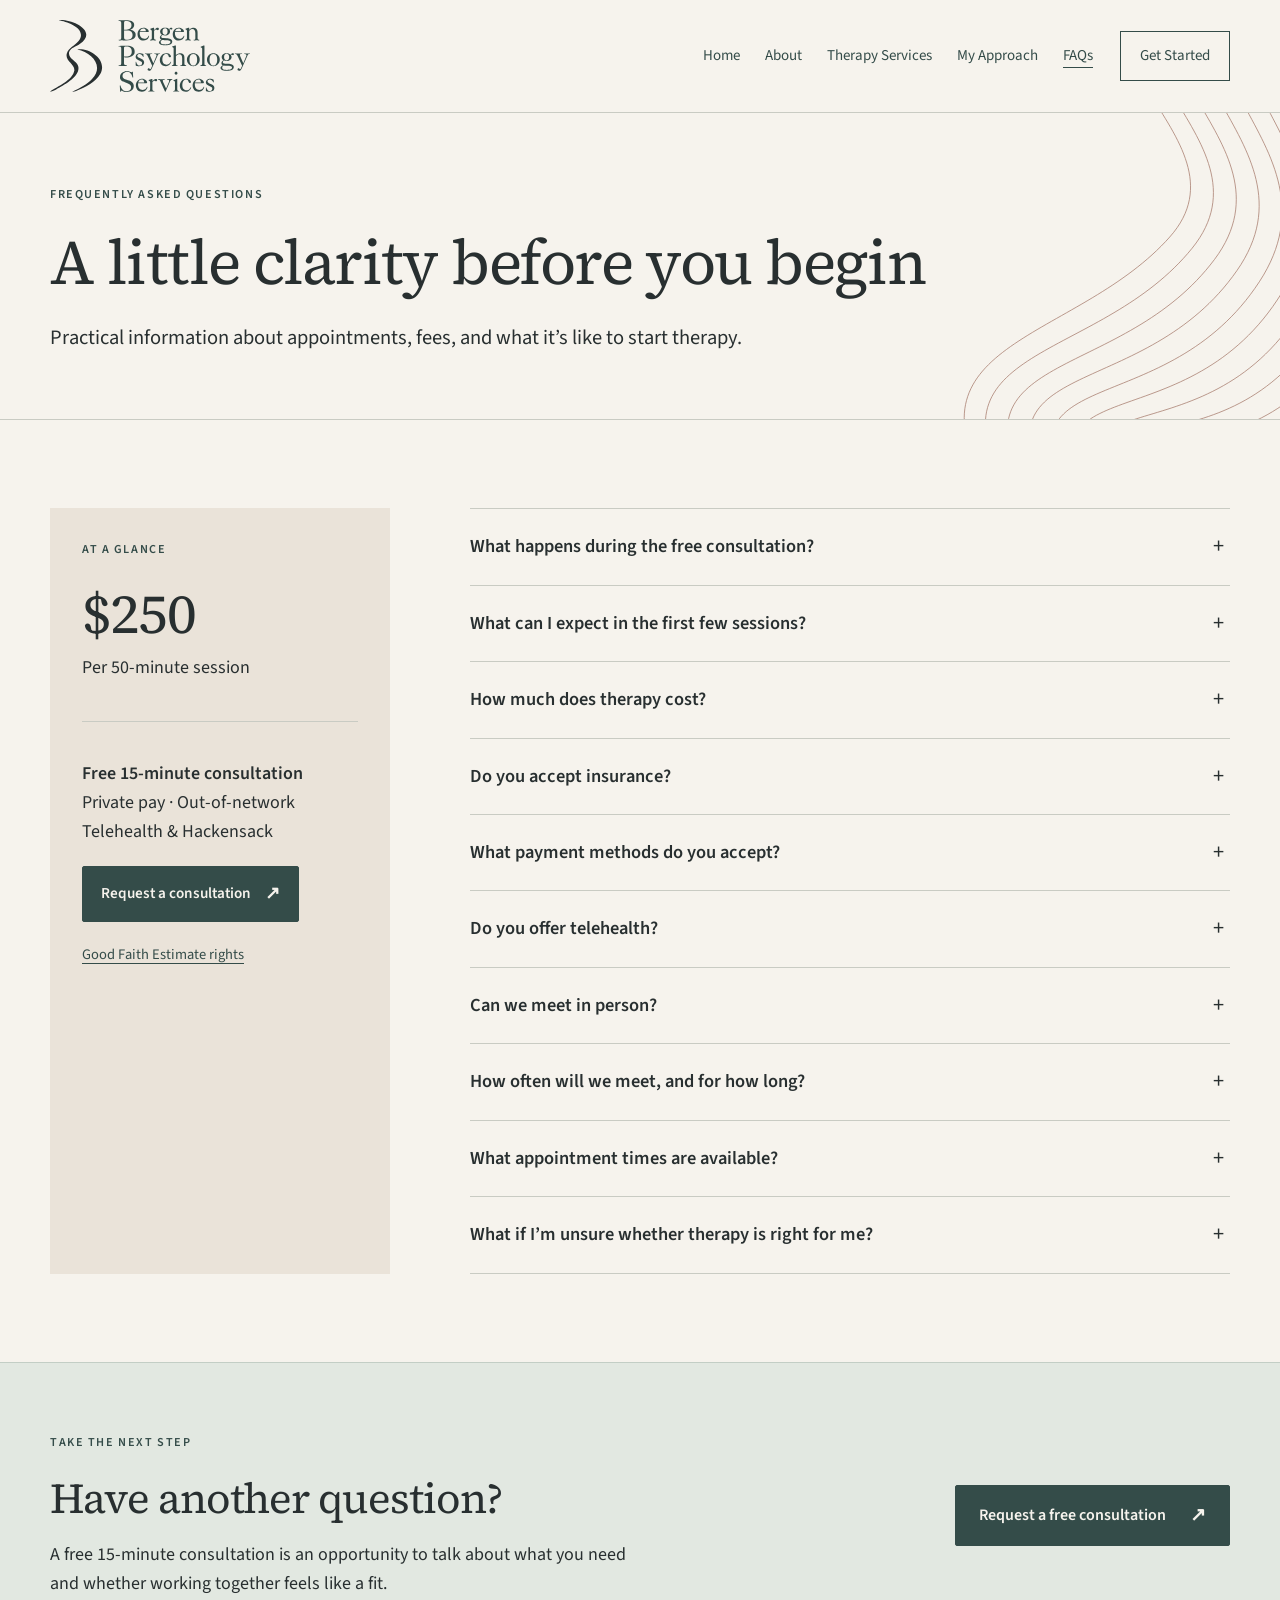
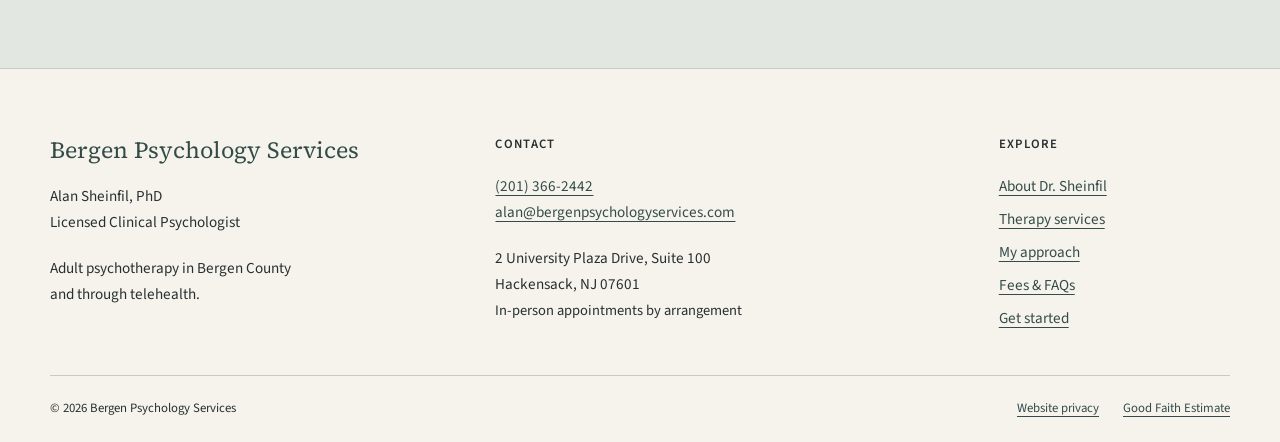
<file: faq.html>
<!doctype html>
<html lang="en">
  <head>
    <meta charset="utf-8" />
    <meta name="viewport" content="width=device-width, initial-scale=1" />
    <title>
      Therapy FAQs, Fees &amp; Insurance | Bergen Psychology Services
    </title>
    <meta
      name="description"
      content="Answers about therapy fees, out-of-network insurance, telehealth, Hackensack appointments, and the free 15-minute consultation with Dr. Alan Sheinfil."
    />
    <link
      rel="canonical"
      href="https://bergenpsychologyservices.com/faq.html"
    />
    <meta property="og:type" content="website" />
    <meta
      property="og:title"
      content="Therapy FAQs, Fees &amp; Insurance | Bergen Psychology Services"
    />
    <meta
      property="og:description"
      content="Answers about therapy fees, out-of-network insurance, telehealth, Hackensack appointments, and the free 15-minute consultation with Dr. Alan Sheinfil."
    />
    <meta
      property="og:url"
      content="https://bergenpsychologyservices.com/faq.html"
    />
    <meta
      property="og:image"
      content="https://bergenpsychologyservices.com/Images/HeadShot-alans%20(1).png"
    />
    <meta name="theme-color" content="#344c49" />
    <link rel="icon" href="Images/favicon.svg" type="image/svg+xml" />
    <link
      rel="preload"
      href="assets/fonts/source-serif-4-latin-400-normal.woff2"
      as="font"
      type="font/woff2"
      crossorigin
    />
    <link
      rel="preload"
      href="assets/fonts/source-sans-3-latin-400-normal.woff2"
      as="font"
      type="font/woff2"
      crossorigin
    />
    <link rel="stylesheet" href="assets/site.css?v=consultation-thanks" />
    <script src="assets/site.js" defer></script>
    <script type="application/ld+json">
      {
        "@context": "https://schema.org",
        "@type": "MedicalBusiness",
        "@id": "https://bergenpsychologyservices.com/#practice",
        "name": "Bergen Psychology Services",
        "url": "https://bergenpsychologyservices.com/",
        "description": "Answers about therapy fees, out-of-network insurance, telehealth, Hackensack appointments, and the free 15-minute consultation with Dr. Alan Sheinfil.",
        "telephone": "+1-201-366-2442",
        "email": "alan@bergenpsychologyservices.com",
        "address": {
          "@type": "PostalAddress",
          "streetAddress": "2 University Plaza Drive, Suite 100",
          "addressLocality": "Hackensack",
          "addressRegion": "NJ",
          "postalCode": "07601",
          "addressCountry": "US"
        },
        "image": "https://bergenpsychologyservices.com/Images/HeadShot-alans%20(1).png",
        "founder": {
          "@type": "Person",
          "name": "Alan Sheinfil",
          "honorificSuffix": "PhD"
        }
      }
    </script>
  </head>
  <body>
    <a class="skip-link" href="#main">Skip to content</a>
    <header class="site-header">
      <div class="container header-inner">
        <a class="brand" href="/" aria-label="Bergen Psychology Services — home"
          ><img
            src="assets/logo.svg"
            width="210"
            height="76"
            alt="Bergen Psychology Services"
        /></a>
        <nav class="desktop-nav" aria-label="Main">
          <ul>
            <li><a href="/">Home</a></li>
            <li><a href="about.html">About</a></li>
            <li><a href="services.html">Therapy Services</a></li>
            <li><a href="approach.html">My Approach</a></li>
            <li><a href="faq.html" aria-current="page">FAQs</a></li>
            <li><a href="get-started.html" class="nav-cta">Get Started</a></li>
          </ul>
        </nav>
        <details class="mobile-nav">
          <summary>Menu <span aria-hidden="true">☰</span></summary>
          <nav aria-label="Mobile">
            <ul>
              <li><a href="/">Home</a></li>
              <li><a href="about.html">About</a></li>
              <li><a href="services.html">Therapy Services</a></li>
              <li><a href="approach.html">My Approach</a></li>
              <li><a href="faq.html" aria-current="page">FAQs</a></li>
              <li>
                <a href="get-started.html" class="nav-cta">Get Started</a>
              </li>
            </ul>
          </nav>
        </details>
      </div>
    </header>
    <main id="main" tabindex="-1">
      <section class="page-hero">
        <div class="container">
          <p class="eyebrow">Frequently asked questions</p>
          <h1>A little clarity before you begin</h1>
          <p class="lede">
            Practical information about appointments, fees, and what it’s like
            to start therapy.
          </p>
        </div>
      </section>
      <section class="section">
        <div class="container faq-layout">
          <aside class="fee-summary">
            <p class="eyebrow">At a glance</p>
            <h2>$250</h2>
            <p>Per 50-minute session</p>
            <hr />
            <p>
              <strong>Free 15-minute consultation</strong><br />Private pay ·
              Out-of-network<br />Telehealth &amp; Hackensack
            </p>
            <a class="button" href="get-started.html#request"
              >Request a consultation<span aria-hidden="true">↗</span></a
            >
            <p class="small">
              <a href="good-faith-estimate.html">Good Faith Estimate rights</a>
            </p>
          </aside>
          <div class="faq-list">
            <details>
              <summary>What happens during the free consultation?</summary>
              <div>
                <p>
                  The free 15-minute call gives us a chance to discuss what
                  brings you to therapy, answer initial questions, and consider
                  whether working together would be a fit. It is a consultation,
                  rather than a therapy session. If we decide to move forward,
                  we’ll discuss next steps.
                </p>
              </div>
            </details>
            <details>
              <summary>What can I expect in the first few sessions?</summary>
              <div>
                <p>
                  We’ll talk about your current concerns, relevant history, and
                  what you would like to change. Together, we’ll develop an
                  initial understanding of the difficulties you’re facing and
                  identify goals for treatment. You’re welcome to ask questions
                  and share what has or hasn’t helped in the past.
                </p>
              </div>
            </details>
            <details>
              <summary>How much does therapy cost?</summary>
              <div>
                <p>
                  Individual therapy is $250 per 50-minute session. The initial
                  15-minute consultation is free.
                  <a href="good-faith-estimate.html"
                    >Read about your right to a Good Faith Estimate</a
                  >
                  of expected charges.
                </p>
              </div>
            </details>
            <details>
              <summary>Do you accept insurance?</summary>
              <div>
                <p>
                  I am a private-pay, out-of-network psychologist and do not
                  bill insurance directly. I can provide a superbill that you
                  may submit to your insurer for possible reimbursement.
                  Coverage, deductibles, and reimbursement depend on your plan;
                  check with your insurer before beginning care.
                </p>
              </div>
            </details>
            <details>
              <summary>What payment methods do you accept?</summary>
              <div>
                <p>
                  Payment options include ACH, American Express, cash, check,
                  Discover, HSA, Mastercard, PayPal, Venmo, Visa, and Zelle.
                  We’ll discuss payment arrangements before treatment begins.
                  Please do not send payment information through the website
                  form.
                </p>
              </div>
            </details>
            <details>
              <summary>Do you offer telehealth?</summary>
              <div>
                <p>
                  Yes. Therapy is available through secure telehealth. I am
                  licensed in New Jersey, New York, and Texas. We’ll confirm
                  that telehealth is appropriate and that I can provide care in
                  the state where you will be physically located during
                  appointments.
                </p>
              </div>
            </details>
            <details>
              <summary>Can we meet in person?</summary>
              <div>
                <p>
                  In-person appointments in Hackensack are available by
                  arrangement. The office address is 2 University Plaza Drive,
                  Suite 100, Hackensack, NJ 07601. Please arrange an appointment
                  before visiting.
                </p>
              </div>
            </details>
            <details>
              <summary>How often will we meet, and for how long?</summary>
              <div>
                <p>
                  Frequency and duration depend on your needs, goals, and
                  circumstances. We’ll discuss a plan early in treatment and
                  revisit it as our work progresses. Therapy does not follow a
                  fixed timeline, and outcomes vary.
                </p>
              </div>
            </details>
            <details>
              <summary>What appointment times are available?</summary>
              <div>
                <p>
                  Please ask about current scheduling options during the
                  consultation. Availability changes, so the website does not
                  list appointment openings.
                </p>
              </div>
            </details>
            <details>
              <summary>
                What if I’m unsure whether therapy is right for me?
              </summary>
              <div>
                <p>
                  You don’t need a diagnosis or a fully formed goal to reach
                  out. A consultation can help clarify what you’re looking for
                  and whether my approach fits your needs.
                </p>
              </div>
            </details>
          </div>
        </div>
      </section>
      <section class="closing">
        <div class="container closing-inner">
          <div>
            <p class="eyebrow">Take the next step</p>
            <h2>Have another question?</h2>
            <p>
              A free 15-minute consultation is an opportunity to talk about what
              you need and whether working together feels like a fit.
            </p>
          </div>
          <a class="button" href="get-started.html#request"
            >Request a free consultation<span aria-hidden="true">↗</span></a
          >
        </div>
      </section>
    </main>
    <footer class="site-footer">
      <div class="container footer-grid">
        <div>
          <a class="footer-brand" href="/">Bergen Psychology Services</a>
          <p>Alan Sheinfil, PhD<br />Licensed Clinical Psychologist</p>
          <p>
            Adult psychotherapy in Bergen County<br />and through telehealth.
          </p>
        </div>
        <div>
          <h2>Contact</h2>
          <p>
            <a href="tel:+12013662442">(201) 366-2442</a><br /><a
              href="mailto:alan@bergenpsychologyservices.com"
              >alan@bergenpsychologyservices.com</a
            >
          </p>
          <p>
            2 University Plaza Drive, Suite 100<br />Hackensack, NJ 07601<br /><span
              class="small"
              >In-person appointments by arrangement</span
            >
          </p>
        </div>
        <nav aria-label="Footer">
          <h2>Explore</h2>
          <ul>
            <li><a href="about.html">About Dr. Sheinfil</a></li>
            <li><a href="services.html">Therapy services</a></li>
            <li><a href="approach.html">My approach</a></li>
            <li><a href="faq.html">Fees &amp; FAQs</a></li>
            <li><a href="get-started.html#request">Get started</a></li>
          </ul>
        </nav>
      </div>
      <div class="container footer-bottom">
        <p>© 2026 Bergen Psychology Services</p>
        <div>
          <a href="privacy.html">Website privacy</a
          ><a href="good-faith-estimate.html">Good Faith Estimate</a>
        </div>
      </div>
    </footer>
    <a class="mobile-cta" href="get-started.html#request"
      >Request a free consultation <span aria-hidden="true">↗</span></a
    >
  </body>
</html>
</file>
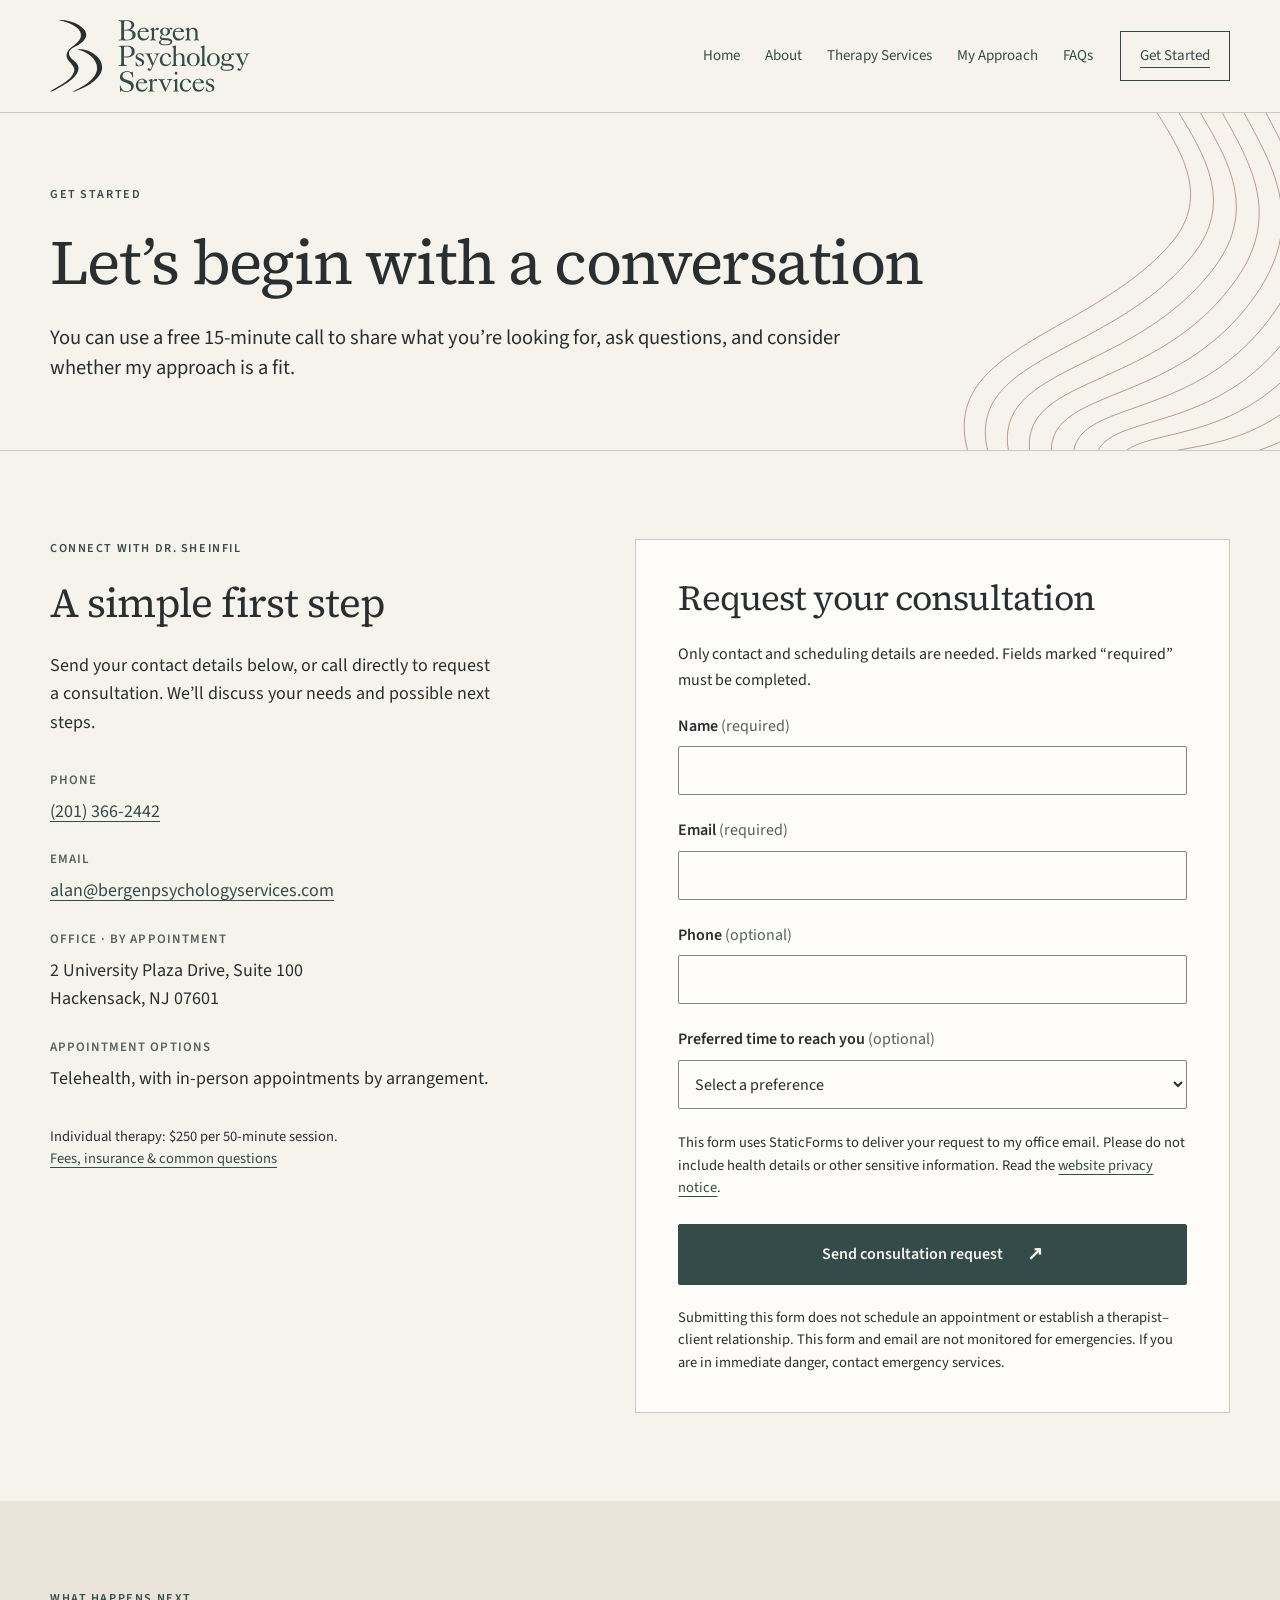
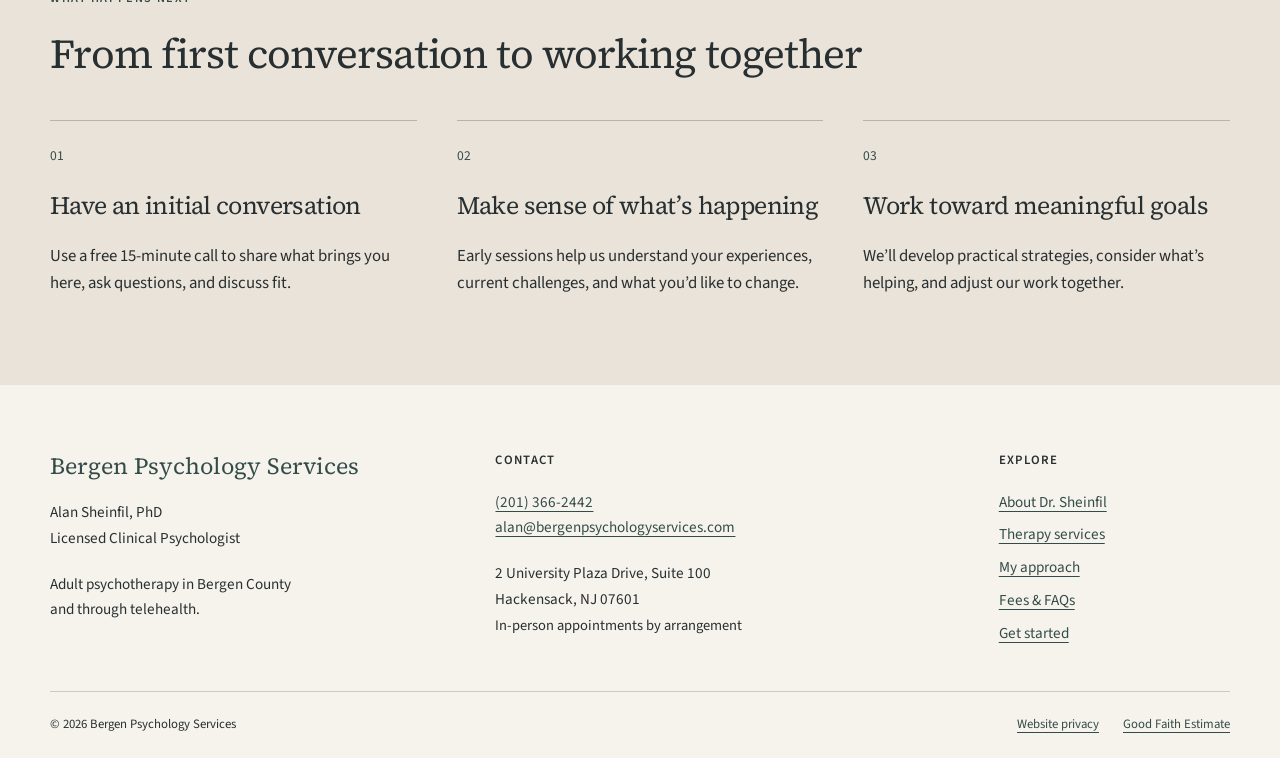
<file: get-started.html>
<!doctype html>
<html lang="en">
  <head>
    <meta charset="utf-8" />
    <meta name="viewport" content="width=device-width, initial-scale=1" />
    <title>Request a Consultation | Bergen Psychology Services</title>
    <meta
      name="description"
      content="Request a free 15-minute consultation with Dr. Alan Sheinfil. Contact Bergen Psychology Services for adult psychotherapy in Hackensack and by telehealth."
    />
    <link
      rel="canonical"
      href="https://bergenpsychologyservices.com/get-started.html"
    />
    <meta property="og:type" content="website" />
    <meta
      property="og:title"
      content="Request a Consultation | Bergen Psychology Services"
    />
    <meta
      property="og:description"
      content="Request a free 15-minute consultation with Dr. Alan Sheinfil. Contact Bergen Psychology Services for adult psychotherapy in Hackensack and by telehealth."
    />
    <meta
      property="og:url"
      content="https://bergenpsychologyservices.com/get-started.html"
    />
    <meta
      property="og:image"
      content="https://bergenpsychologyservices.com/Images/HeadShot-alans%20(1).png"
    />
    <meta name="theme-color" content="#344c49" />
    <link rel="icon" href="Images/favicon.svg" type="image/svg+xml" />
    <link
      rel="preload"
      href="assets/fonts/source-serif-4-latin-400-normal.woff2"
      as="font"
      type="font/woff2"
      crossorigin
    />
    <link
      rel="preload"
      href="assets/fonts/source-sans-3-latin-400-normal.woff2"
      as="font"
      type="font/woff2"
      crossorigin
    />
    <link rel="stylesheet" href="assets/site.css?v=consultation-thanks" />
    <script src="assets/site.js" defer></script>
    <script type="application/ld+json">
      {
        "@context": "https://schema.org",
        "@type": "MedicalBusiness",
        "@id": "https://bergenpsychologyservices.com/#practice",
        "name": "Bergen Psychology Services",
        "url": "https://bergenpsychologyservices.com/",
        "description": "Request a free 15-minute consultation with Dr. Alan Sheinfil. Contact Bergen Psychology Services for adult psychotherapy in Hackensack and by telehealth.",
        "telephone": "+1-201-366-2442",
        "email": "alan@bergenpsychologyservices.com",
        "address": {
          "@type": "PostalAddress",
          "streetAddress": "2 University Plaza Drive, Suite 100",
          "addressLocality": "Hackensack",
          "addressRegion": "NJ",
          "postalCode": "07601",
          "addressCountry": "US"
        },
        "image": "https://bergenpsychologyservices.com/Images/HeadShot-alans%20(1).png",
        "founder": {
          "@type": "Person",
          "name": "Alan Sheinfil",
          "honorificSuffix": "PhD"
        }
      }
    </script>
  </head>
  <body>
    <a class="skip-link" href="#main">Skip to content</a>
    <header class="site-header">
      <div class="container header-inner">
        <a class="brand" href="/" aria-label="Bergen Psychology Services — home"
          ><img
            src="assets/logo.svg"
            width="210"
            height="76"
            alt="Bergen Psychology Services"
        /></a>
        <nav class="desktop-nav" aria-label="Main">
          <ul>
            <li><a href="/">Home</a></li>
            <li><a href="about.html">About</a></li>
            <li><a href="services.html">Therapy Services</a></li>
            <li><a href="approach.html">My Approach</a></li>
            <li><a href="faq.html">FAQs</a></li>
            <li>
              <a href="get-started.html" aria-current="page" class="nav-cta"
                >Get Started</a
              >
            </li>
          </ul>
        </nav>
        <details class="mobile-nav">
          <summary>Menu <span aria-hidden="true">☰</span></summary>
          <nav aria-label="Mobile">
            <ul>
              <li><a href="/">Home</a></li>
              <li><a href="about.html">About</a></li>
              <li><a href="services.html">Therapy Services</a></li>
              <li><a href="approach.html">My Approach</a></li>
              <li><a href="faq.html">FAQs</a></li>
              <li>
                <a href="get-started.html" aria-current="page" class="nav-cta"
                  >Get Started</a
                >
              </li>
            </ul>
          </nav>
        </details>
      </div>
    </header>
    <main id="main" tabindex="-1">
      <section class="page-hero">
        <div class="container">
          <p class="eyebrow">Get started</p>
          <h1>Let’s begin with a conversation</h1>
          <p class="lede">
            You can use a free 15-minute call to share what you’re looking for,
            ask questions, and consider whether my approach is a fit.
          </p>
        </div>
      </section>
      <section class="section">
        <div class="container contact-layout">
          <div class="contact-info">
            <p class="eyebrow">Connect with Dr. Sheinfil</p>
            <h2>A simple first step</h2>
            <p>
              Send your contact details below, or call directly to request a
              consultation. We’ll discuss your needs and possible next steps.
            </p>
            <dl class="contact-details">
              <div>
                <dt>Phone</dt>
                <dd><a href="tel:+12013662442">(201) 366-2442</a></dd>
              </div>
              <div>
                <dt>Email</dt>
                <dd>
                  <a href="mailto:alan@bergenpsychologyservices.com"
                    >alan@bergenpsychologyservices.com</a
                  >
                </dd>
              </div>
              <div>
                <dt>Office · By appointment</dt>
                <dd>
                  2 University Plaza Drive, Suite 100<br />Hackensack, NJ 07601
                </dd>
              </div>
              <div>
                <dt>Appointment options</dt>
                <dd>Telehealth, with in-person appointments by arrangement.</dd>
              </div>
            </dl>
            <p class="small">
              Individual therapy: $250 per 50-minute session.<br /><a
                href="faq.html"
                >Fees, insurance &amp; common questions</a
              >
            </p>
          </div>
          <div class="form-panel" id="request">
            <h2>Request your consultation</h2>
            <p>
              Only contact and scheduling details are needed. Fields marked
              “required” must be completed.
            </p>
            <form
              action="https://api.staticforms.dev/submit"
              method="POST"
              aria-label="Consultation request"
              aria-describedby="form-privacy"
            >
              <input
                type="hidden"
                name="apiKey"
                value="sf_63b4e4f613d7fedf5c03d8c2"
              /><input
                type="hidden"
                name="subject"
                value="Bergen Psych Consult Request"
              />
              <input
                type="hidden"
                name="redirectTo"
                value="https://bergenpsychologyservices.com/thank-you/"
              />
              <div class="form-group">
                <label for="name">Name <span>(required)</span></label
                ><input
                  id="name"
                  name="name"
                  autocomplete="name"
                  required
                  maxlength="150"
                />
              </div>
              <div class="form-group">
                <label for="email">Email <span>(required)</span></label
                ><input
                  type="email"
                  id="email"
                  name="email"
                  autocomplete="email"
                  required
                  maxlength="254"
                />
              </div>
              <div class="form-group">
                <label for="phone">Phone <span>(optional)</span></label
                ><input
                  type="tel"
                  id="phone"
                  name="phone"
                  autocomplete="tel"
                  maxlength="40"
                />
              </div>
              <div class="form-group">
                <label for="best-time"
                  >Preferred time to reach you <span>(optional)</span></label
                ><select id="best-time" name="best-time">
                  <option value="">Select a preference</option>
                  <option>Morning</option>
                  <option>Afternoon</option>
                  <option>Evening</option>
                  <option>No preference</option>
                </select>
              </div>
              <p class="small" id="form-privacy">
                This form uses StaticForms to deliver your request to my office
                email. Please do not include health details or other sensitive
                information. Read the
                <a href="privacy.html">website privacy notice</a>.
              </p>
              <button class="button" type="submit">
                Send consultation request <span aria-hidden="true">↗</span>
              </button>
              <p class="small form-note">
                Submitting this form does not schedule an appointment or
                establish a therapist–client relationship. This form and email
                are not monitored for emergencies. If you are in immediate
                danger, contact emergency services.
              </p>
            </form>
          </div>
        </div>
      </section>
      <section class="section linen">
        <div class="container">
          <p class="eyebrow">What happens next</p>
          <h2>From first conversation to working together</h2>
          <ol class="steps">
            <li>
              <span aria-hidden="true">01</span>
              <div>
                <h3>Have an initial conversation</h3>
                <p>
                  Use a free 15-minute call to share what brings you here, ask
                  questions, and discuss fit.
                </p>
              </div>
            </li>
            <li>
              <span aria-hidden="true">02</span>
              <div>
                <h3>Make sense of what’s happening</h3>
                <p>
                  Early sessions help us understand your experiences, current
                  challenges, and what you’d like to change.
                </p>
              </div>
            </li>
            <li>
              <span aria-hidden="true">03</span>
              <div>
                <h3>Work toward meaningful goals</h3>
                <p>
                  We’ll develop practical strategies, consider what’s helping,
                  and adjust our work together.
                </p>
              </div>
            </li>
          </ol>
        </div>
      </section>
    </main>
    <footer class="site-footer">
      <div class="container footer-grid">
        <div>
          <a class="footer-brand" href="/">Bergen Psychology Services</a>
          <p>Alan Sheinfil, PhD<br />Licensed Clinical Psychologist</p>
          <p>
            Adult psychotherapy in Bergen County<br />and through telehealth.
          </p>
        </div>
        <div>
          <h2>Contact</h2>
          <p>
            <a href="tel:+12013662442">(201) 366-2442</a><br /><a
              href="mailto:alan@bergenpsychologyservices.com"
              >alan@bergenpsychologyservices.com</a
            >
          </p>
          <p>
            2 University Plaza Drive, Suite 100<br />Hackensack, NJ 07601<br /><span
              class="small"
              >In-person appointments by arrangement</span
            >
          </p>
        </div>
        <nav aria-label="Footer">
          <h2>Explore</h2>
          <ul>
            <li><a href="about.html">About Dr. Sheinfil</a></li>
            <li><a href="services.html">Therapy services</a></li>
            <li><a href="approach.html">My approach</a></li>
            <li><a href="faq.html">Fees &amp; FAQs</a></li>
            <li><a href="get-started.html#request">Get started</a></li>
          </ul>
        </nav>
      </div>
      <div class="container footer-bottom">
        <p>© 2026 Bergen Psychology Services</p>
        <div>
          <a href="privacy.html">Website privacy</a
          ><a href="good-faith-estimate.html">Good Faith Estimate</a>
        </div>
      </div>
    </footer>
    <a class="mobile-cta" href="get-started.html#request"
      >Request a free consultation <span aria-hidden="true">↗</span></a
    >
  </body>
</html>
</file>
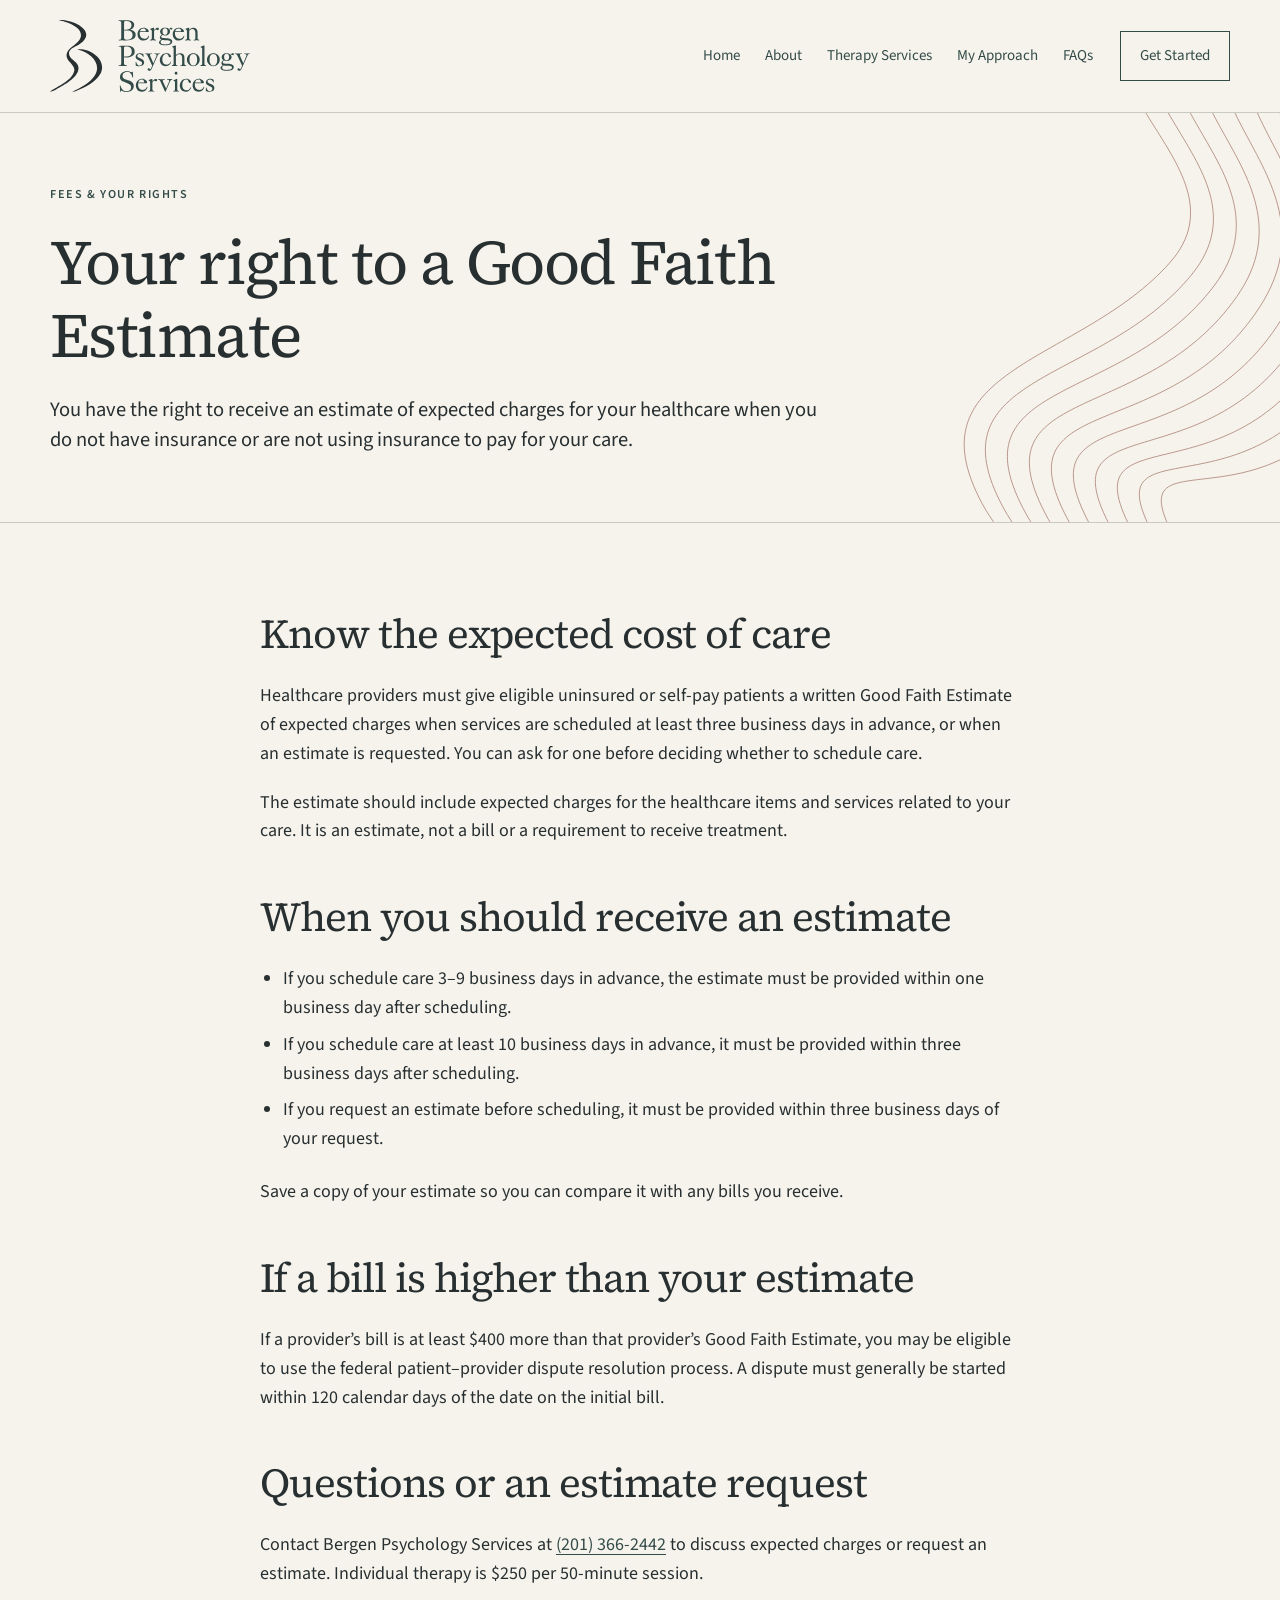
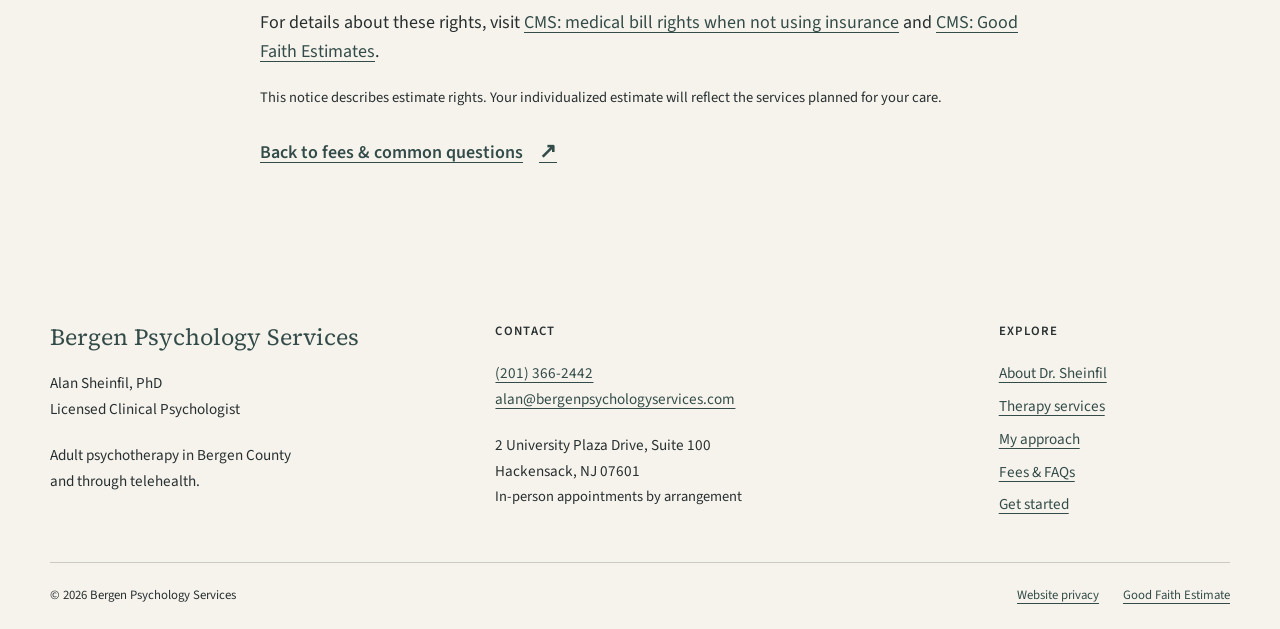
<file: good-faith-estimate.html>
<!doctype html>
<html lang="en">
  <head>
    <meta charset="utf-8" />
    <meta name="viewport" content="width=device-width, initial-scale=1" />
    <title>Good Faith Estimate Rights | Bergen Psychology Services</title>
    <meta
      name="description"
      content="Learn about your right to an estimate of expected healthcare costs when you do not have insurance or choose not to use insurance for care."
    />
    <link
      rel="canonical"
      href="https://bergenpsychologyservices.com/good-faith-estimate.html"
    />
    <meta property="og:type" content="website" />
    <meta
      property="og:title"
      content="Good Faith Estimate Rights | Bergen Psychology Services"
    />
    <meta
      property="og:description"
      content="Learn about your right to an estimate of expected healthcare costs when you do not have insurance or choose not to use insurance for care."
    />
    <meta
      property="og:url"
      content="https://bergenpsychologyservices.com/good-faith-estimate.html"
    />
    <meta
      property="og:image"
      content="https://bergenpsychologyservices.com/Images/HeadShot-alans%20(1).png"
    />
    <meta name="theme-color" content="#344c49" />
    <link rel="icon" href="Images/favicon.svg" type="image/svg+xml" />
    <link
      rel="preload"
      href="assets/fonts/source-serif-4-latin-400-normal.woff2"
      as="font"
      type="font/woff2"
      crossorigin
    />
    <link
      rel="preload"
      href="assets/fonts/source-sans-3-latin-400-normal.woff2"
      as="font"
      type="font/woff2"
      crossorigin
    />
    <link rel="stylesheet" href="assets/site.css?v=consultation-thanks" />
    <script src="assets/site.js" defer></script>
    <script type="application/ld+json">
      {
        "@context": "https://schema.org",
        "@type": "MedicalBusiness",
        "@id": "https://bergenpsychologyservices.com/#practice",
        "name": "Bergen Psychology Services",
        "url": "https://bergenpsychologyservices.com/",
        "description": "Learn about your right to an estimate of expected healthcare costs when you do not have insurance or choose not to use insurance for care.",
        "telephone": "+1-201-366-2442",
        "email": "alan@bergenpsychologyservices.com",
        "address": {
          "@type": "PostalAddress",
          "streetAddress": "2 University Plaza Drive, Suite 100",
          "addressLocality": "Hackensack",
          "addressRegion": "NJ",
          "postalCode": "07601",
          "addressCountry": "US"
        },
        "image": "https://bergenpsychologyservices.com/Images/HeadShot-alans%20(1).png",
        "founder": {
          "@type": "Person",
          "name": "Alan Sheinfil",
          "honorificSuffix": "PhD"
        }
      }
    </script>
  </head>
  <body>
    <a class="skip-link" href="#main">Skip to content</a>
    <header class="site-header">
      <div class="container header-inner">
        <a class="brand" href="/" aria-label="Bergen Psychology Services — home"
          ><img
            src="assets/logo.svg"
            width="210"
            height="76"
            alt="Bergen Psychology Services"
        /></a>
        <nav class="desktop-nav" aria-label="Main">
          <ul>
            <li><a href="/">Home</a></li>
            <li><a href="about.html">About</a></li>
            <li><a href="services.html">Therapy Services</a></li>
            <li><a href="approach.html">My Approach</a></li>
            <li><a href="faq.html">FAQs</a></li>
            <li><a href="get-started.html" class="nav-cta">Get Started</a></li>
          </ul>
        </nav>
        <details class="mobile-nav">
          <summary>Menu <span aria-hidden="true">☰</span></summary>
          <nav aria-label="Mobile">
            <ul>
              <li><a href="/">Home</a></li>
              <li><a href="about.html">About</a></li>
              <li><a href="services.html">Therapy Services</a></li>
              <li><a href="approach.html">My Approach</a></li>
              <li><a href="faq.html">FAQs</a></li>
              <li>
                <a href="get-started.html" class="nav-cta">Get Started</a>
              </li>
            </ul>
          </nav>
        </details>
      </div>
    </header>
    <main id="main" tabindex="-1">
      <section class="page-hero">
        <div class="container">
          <p class="eyebrow">Fees & your rights</p>
          <h1>Your right to a Good Faith Estimate</h1>
          <p class="lede">
            You have the right to receive an estimate of expected charges for
            your healthcare when you do not have insurance or are not using
            insurance to pay for your care.
          </p>
        </div>
      </section>
      <section class="section">
        <div class="container narrow prose">
          <h2>Know the expected cost of care</h2>
          <p>
            Healthcare providers must give eligible uninsured or self-pay
            patients a written Good Faith Estimate of expected charges when
            services are scheduled at least three business days in advance, or
            when an estimate is requested. You can ask for one before deciding
            whether to schedule care.
          </p>
          <p>
            The estimate should include expected charges for the healthcare
            items and services related to your care. It is an estimate, not a
            bill or a requirement to receive treatment.
          </p>
          <h2>When you should receive an estimate</h2>
          <ul>
            <li>
              If you schedule care 3–9 business days in advance, the estimate
              must be provided within one business day after scheduling.
            </li>
            <li>
              If you schedule care at least 10 business days in advance, it must
              be provided within three business days after scheduling.
            </li>
            <li>
              If you request an estimate before scheduling, it must be provided
              within three business days of your request.
            </li>
          </ul>
          <p>
            Save a copy of your estimate so you can compare it with any bills
            you receive.
          </p>
          <h2>If a bill is higher than your estimate</h2>
          <p>
            If a provider’s bill is at least $400 more than that provider’s Good
            Faith Estimate, you may be eligible to use the federal
            patient–provider dispute resolution process. A dispute must
            generally be started within 120 calendar days of the date on the
            initial bill.
          </p>
          <h2>Questions or an estimate request</h2>
          <p>
            Contact Bergen Psychology Services at
            <a href="tel:+12013662442">(201) 366-2442</a> to discuss expected
            charges or request an estimate. Individual therapy is $250 per
            50-minute session.
          </p>
          <p>
            For details about these rights, visit
            <a
              href="https://www.cms.gov/initiatives/your-patient-rights/medical-bill-rights/know-your-rights/without-insurance"
              >CMS: medical bill rights when not using insurance</a
            >
            and
            <a
              href="https://www.cms.gov/initiatives/your-patient-rights/medical-bill-rights/get-help/guides-resources/what-good-faith-estimate"
              >CMS: Good Faith Estimates</a
            >.
          </p>
          <p class="small">
            This notice describes estimate rights. Your individualized estimate
            will reflect the services planned for your care.
          </p>
          <a class="text-link" href="faq.html"
            >Back to fees &amp; common questions
            <span aria-hidden="true">↗</span></a
          >
        </div>
      </section>
    </main>
    <footer class="site-footer">
      <div class="container footer-grid">
        <div>
          <a class="footer-brand" href="/">Bergen Psychology Services</a>
          <p>Alan Sheinfil, PhD<br />Licensed Clinical Psychologist</p>
          <p>
            Adult psychotherapy in Bergen County<br />and through telehealth.
          </p>
        </div>
        <div>
          <h2>Contact</h2>
          <p>
            <a href="tel:+12013662442">(201) 366-2442</a><br /><a
              href="mailto:alan@bergenpsychologyservices.com"
              >alan@bergenpsychologyservices.com</a
            >
          </p>
          <p>
            2 University Plaza Drive, Suite 100<br />Hackensack, NJ 07601<br /><span
              class="small"
              >In-person appointments by arrangement</span
            >
          </p>
        </div>
        <nav aria-label="Footer">
          <h2>Explore</h2>
          <ul>
            <li><a href="about.html">About Dr. Sheinfil</a></li>
            <li><a href="services.html">Therapy services</a></li>
            <li><a href="approach.html">My approach</a></li>
            <li><a href="faq.html">Fees &amp; FAQs</a></li>
            <li><a href="get-started.html#request">Get started</a></li>
          </ul>
        </nav>
      </div>
      <div class="container footer-bottom">
        <p>© 2026 Bergen Psychology Services</p>
        <div>
          <a href="privacy.html">Website privacy</a
          ><a href="good-faith-estimate.html">Good Faith Estimate</a>
        </div>
      </div>
    </footer>
    <a class="mobile-cta" href="get-started.html#request"
      >Request a free consultation <span aria-hidden="true">↗</span></a
    >
  </body>
</html>
</file>
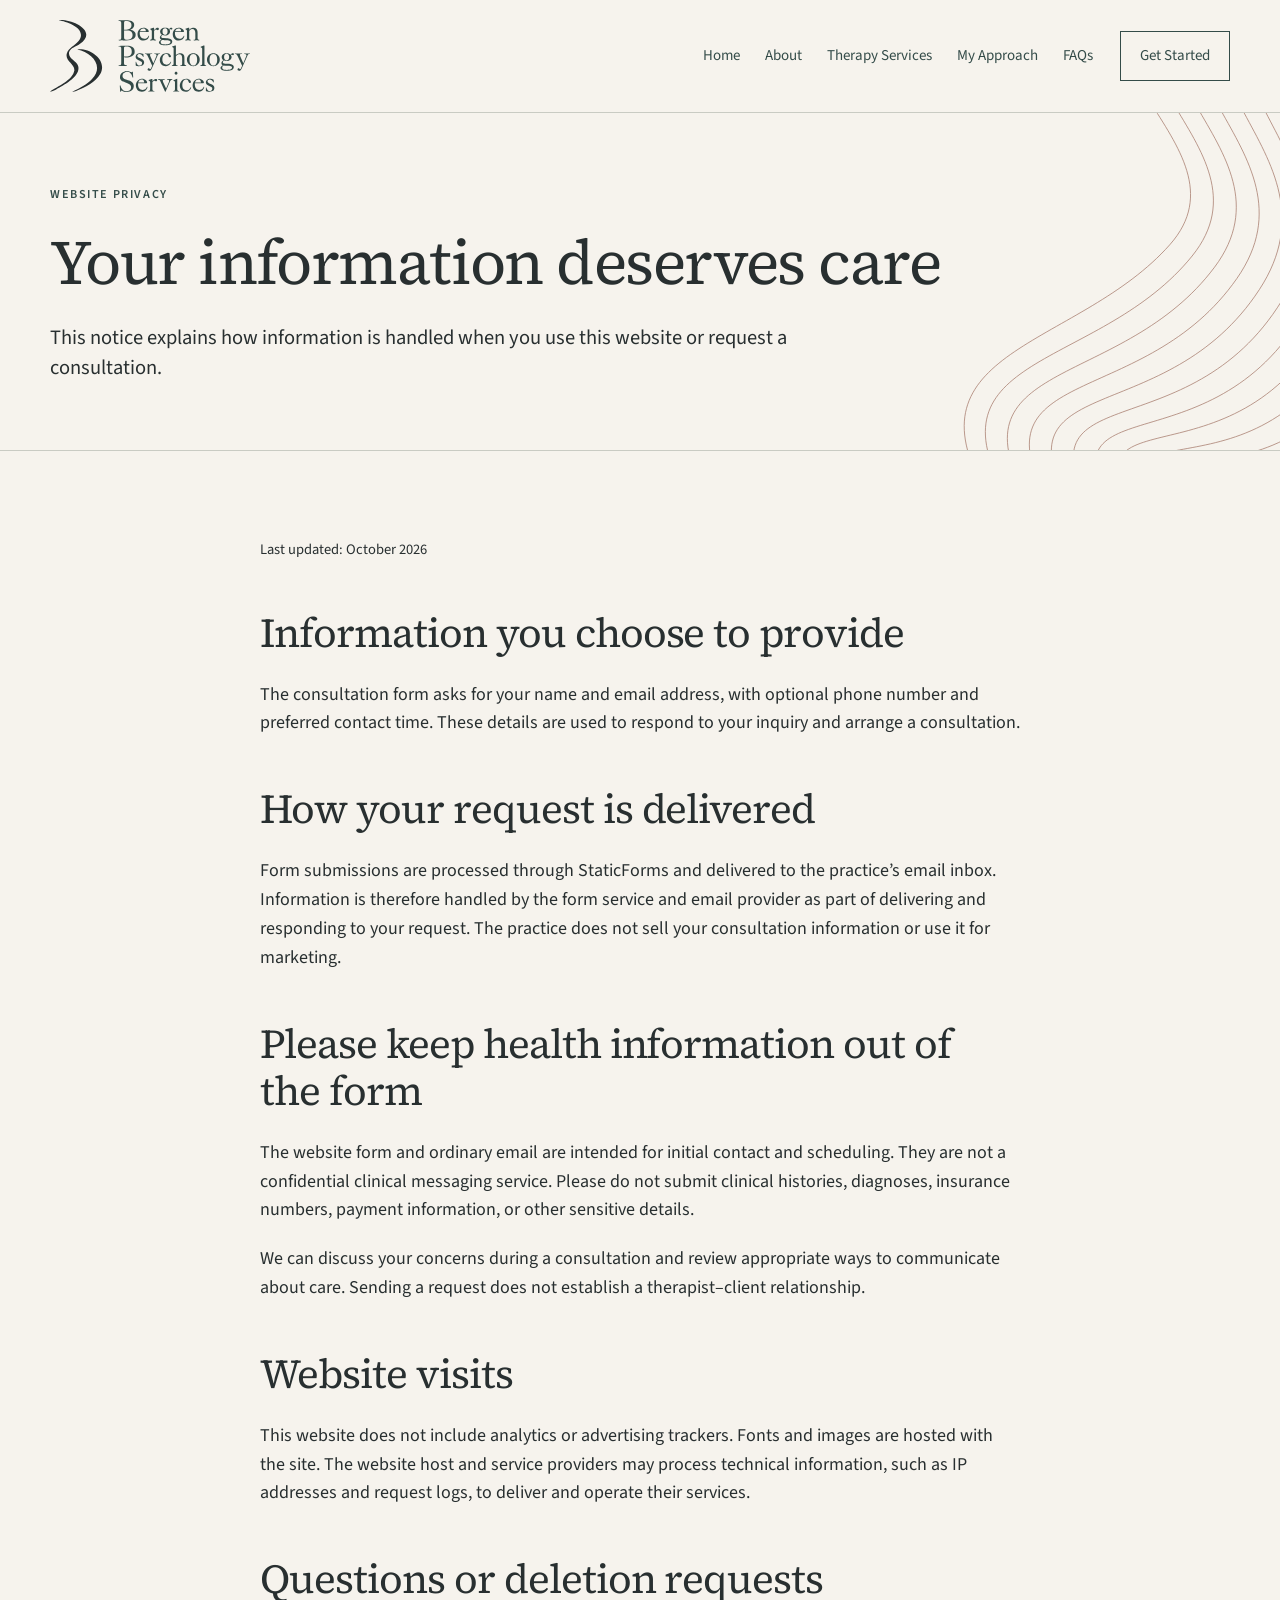
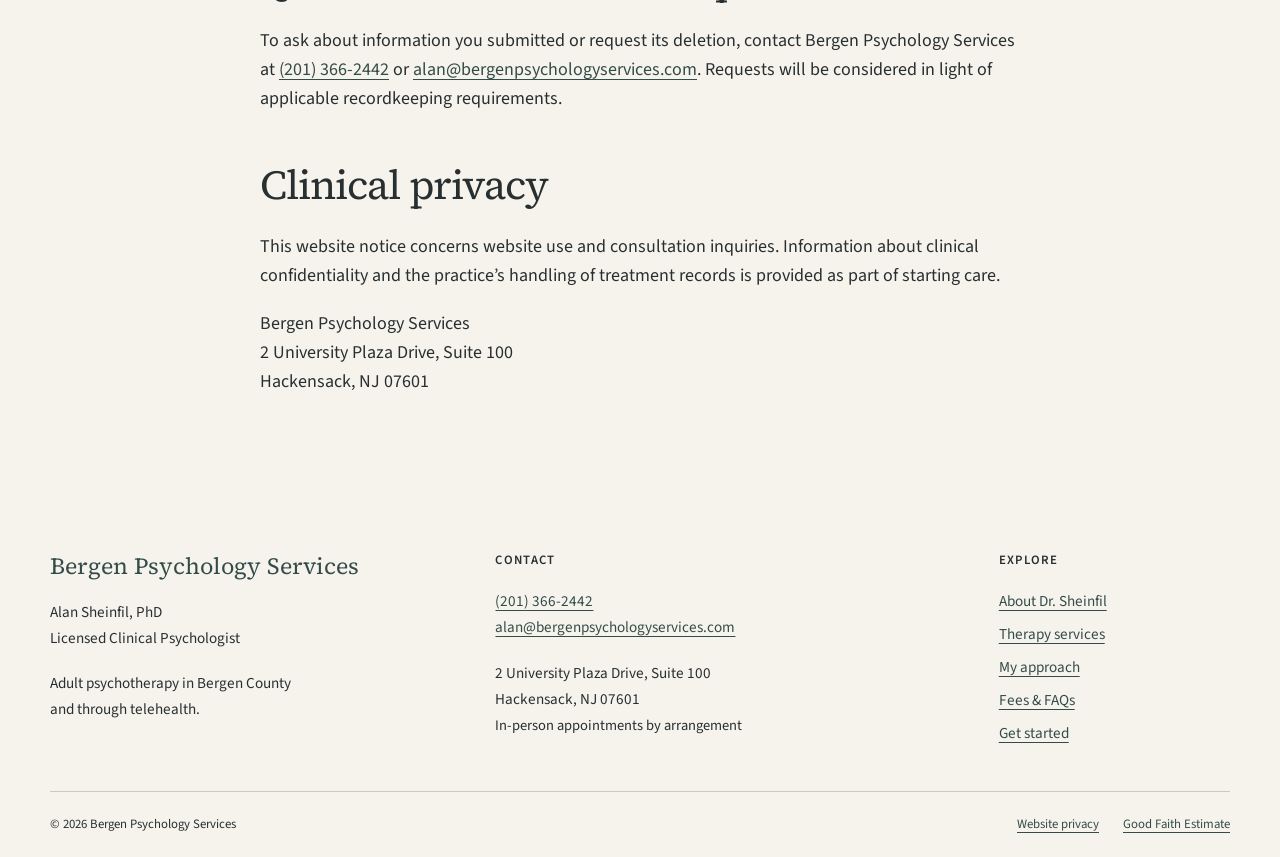
<file: privacy.html>
<!doctype html>
<html lang="en">
  <head>
    <meta charset="utf-8" />
    <meta name="viewport" content="width=device-width, initial-scale=1" />
    <title>Website Privacy Notice | Bergen Psychology Services</title>
    <meta
      name="description"
      content="How Bergen Psychology Services uses consultation request information, the limits of website inquiries, and how to contact the practice about privacy."
    />
    <link
      rel="canonical"
      href="https://bergenpsychologyservices.com/privacy.html"
    />
    <meta property="og:type" content="website" />
    <meta
      property="og:title"
      content="Website Privacy Notice | Bergen Psychology Services"
    />
    <meta
      property="og:description"
      content="How Bergen Psychology Services uses consultation request information, the limits of website inquiries, and how to contact the practice about privacy."
    />
    <meta
      property="og:url"
      content="https://bergenpsychologyservices.com/privacy.html"
    />
    <meta
      property="og:image"
      content="https://bergenpsychologyservices.com/Images/HeadShot-alans%20(1).png"
    />
    <meta name="theme-color" content="#344c49" />
    <link rel="icon" href="Images/favicon.svg" type="image/svg+xml" />
    <link
      rel="preload"
      href="assets/fonts/source-serif-4-latin-400-normal.woff2"
      as="font"
      type="font/woff2"
      crossorigin
    />
    <link
      rel="preload"
      href="assets/fonts/source-sans-3-latin-400-normal.woff2"
      as="font"
      type="font/woff2"
      crossorigin
    />
    <link rel="stylesheet" href="assets/site.css?v=consultation-thanks" />
    <script src="assets/site.js" defer></script>
    <script type="application/ld+json">
      {
        "@context": "https://schema.org",
        "@type": "MedicalBusiness",
        "@id": "https://bergenpsychologyservices.com/#practice",
        "name": "Bergen Psychology Services",
        "url": "https://bergenpsychologyservices.com/",
        "description": "How Bergen Psychology Services uses consultation request information, the limits of website inquiries, and how to contact the practice about privacy.",
        "telephone": "+1-201-366-2442",
        "email": "alan@bergenpsychologyservices.com",
        "address": {
          "@type": "PostalAddress",
          "streetAddress": "2 University Plaza Drive, Suite 100",
          "addressLocality": "Hackensack",
          "addressRegion": "NJ",
          "postalCode": "07601",
          "addressCountry": "US"
        },
        "image": "https://bergenpsychologyservices.com/Images/HeadShot-alans%20(1).png",
        "founder": {
          "@type": "Person",
          "name": "Alan Sheinfil",
          "honorificSuffix": "PhD"
        }
      }
    </script>
  </head>
  <body>
    <a class="skip-link" href="#main">Skip to content</a>
    <header class="site-header">
      <div class="container header-inner">
        <a class="brand" href="/" aria-label="Bergen Psychology Services — home"
          ><img
            src="assets/logo.svg"
            width="210"
            height="76"
            alt="Bergen Psychology Services"
        /></a>
        <nav class="desktop-nav" aria-label="Main">
          <ul>
            <li><a href="/">Home</a></li>
            <li><a href="about.html">About</a></li>
            <li><a href="services.html">Therapy Services</a></li>
            <li><a href="approach.html">My Approach</a></li>
            <li><a href="faq.html">FAQs</a></li>
            <li><a href="get-started.html" class="nav-cta">Get Started</a></li>
          </ul>
        </nav>
        <details class="mobile-nav">
          <summary>Menu <span aria-hidden="true">☰</span></summary>
          <nav aria-label="Mobile">
            <ul>
              <li><a href="/">Home</a></li>
              <li><a href="about.html">About</a></li>
              <li><a href="services.html">Therapy Services</a></li>
              <li><a href="approach.html">My Approach</a></li>
              <li><a href="faq.html">FAQs</a></li>
              <li>
                <a href="get-started.html" class="nav-cta">Get Started</a>
              </li>
            </ul>
          </nav>
        </details>
      </div>
    </header>
    <main id="main" tabindex="-1">
      <section class="page-hero">
        <div class="container">
          <p class="eyebrow">Website privacy</p>
          <h1>Your information deserves care</h1>
          <p class="lede">
            This notice explains how information is handled when you use this
            website or request a consultation.
          </p>
        </div>
      </section>
      <section class="section">
        <div class="container narrow prose">
          <p class="small">Last updated: October 2026</p>
          <h2>Information you choose to provide</h2>
          <p>
            The consultation form asks for your name and email address, with
            optional phone number and preferred contact time. These details are
            used to respond to your inquiry and arrange a consultation.
          </p>
          <h2>How your request is delivered</h2>
          <p>
            Form submissions are processed through StaticForms and delivered to
            the practice’s email inbox. Information is therefore handled by the
            form service and email provider as part of delivering and responding
            to your request. The practice does not sell your consultation
            information or use it for marketing.
          </p>
          <h2>Please keep health information out of the form</h2>
          <p>
            The website form and ordinary email are intended for initial contact
            and scheduling. They are not a confidential clinical messaging
            service. Please do not submit clinical histories, diagnoses,
            insurance numbers, payment information, or other sensitive details.
          </p>
          <p>
            We can discuss your concerns during a consultation and review
            appropriate ways to communicate about care. Sending a request does
            not establish a therapist–client relationship.
          </p>
          <h2>Website visits</h2>
          <p>
            This website does not include analytics or advertising trackers.
            Fonts and images are hosted with the site. The website host and
            service providers may process technical information, such as IP
            addresses and request logs, to deliver and operate their services.
          </p>
          <h2>Questions or deletion requests</h2>
          <p>
            To ask about information you submitted or request its deletion,
            contact Bergen Psychology Services at
            <a href="tel:+12013662442">(201) 366-2442</a> or
            <a href="mailto:alan@bergenpsychologyservices.com"
              >alan@bergenpsychologyservices.com</a
            >. Requests will be considered in light of applicable recordkeeping
            requirements.
          </p>
          <h2>Clinical privacy</h2>
          <p>
            This website notice concerns website use and consultation inquiries.
            Information about clinical confidentiality and the practice’s
            handling of treatment records is provided as part of starting care.
          </p>
          <p>
            Bergen Psychology Services<br />2 University Plaza Drive, Suite
            100<br />Hackensack, NJ 07601
          </p>
        </div>
      </section>
    </main>
    <footer class="site-footer">
      <div class="container footer-grid">
        <div>
          <a class="footer-brand" href="/">Bergen Psychology Services</a>
          <p>Alan Sheinfil, PhD<br />Licensed Clinical Psychologist</p>
          <p>
            Adult psychotherapy in Bergen County<br />and through telehealth.
          </p>
        </div>
        <div>
          <h2>Contact</h2>
          <p>
            <a href="tel:+12013662442">(201) 366-2442</a><br /><a
              href="mailto:alan@bergenpsychologyservices.com"
              >alan@bergenpsychologyservices.com</a
            >
          </p>
          <p>
            2 University Plaza Drive, Suite 100<br />Hackensack, NJ 07601<br /><span
              class="small"
              >In-person appointments by arrangement</span
            >
          </p>
        </div>
        <nav aria-label="Footer">
          <h2>Explore</h2>
          <ul>
            <li><a href="about.html">About Dr. Sheinfil</a></li>
            <li><a href="services.html">Therapy services</a></li>
            <li><a href="approach.html">My approach</a></li>
            <li><a href="faq.html">Fees &amp; FAQs</a></li>
            <li><a href="get-started.html#request">Get started</a></li>
          </ul>
        </nav>
      </div>
      <div class="container footer-bottom">
        <p>© 2026 Bergen Psychology Services</p>
        <div>
          <a href="privacy.html">Website privacy</a
          ><a href="good-faith-estimate.html">Good Faith Estimate</a>
        </div>
      </div>
    </footer>
    <a class="mobile-cta" href="get-started.html#request"
      >Request a free consultation <span aria-hidden="true">↗</span></a
    >
  </body>
</html>
</file>
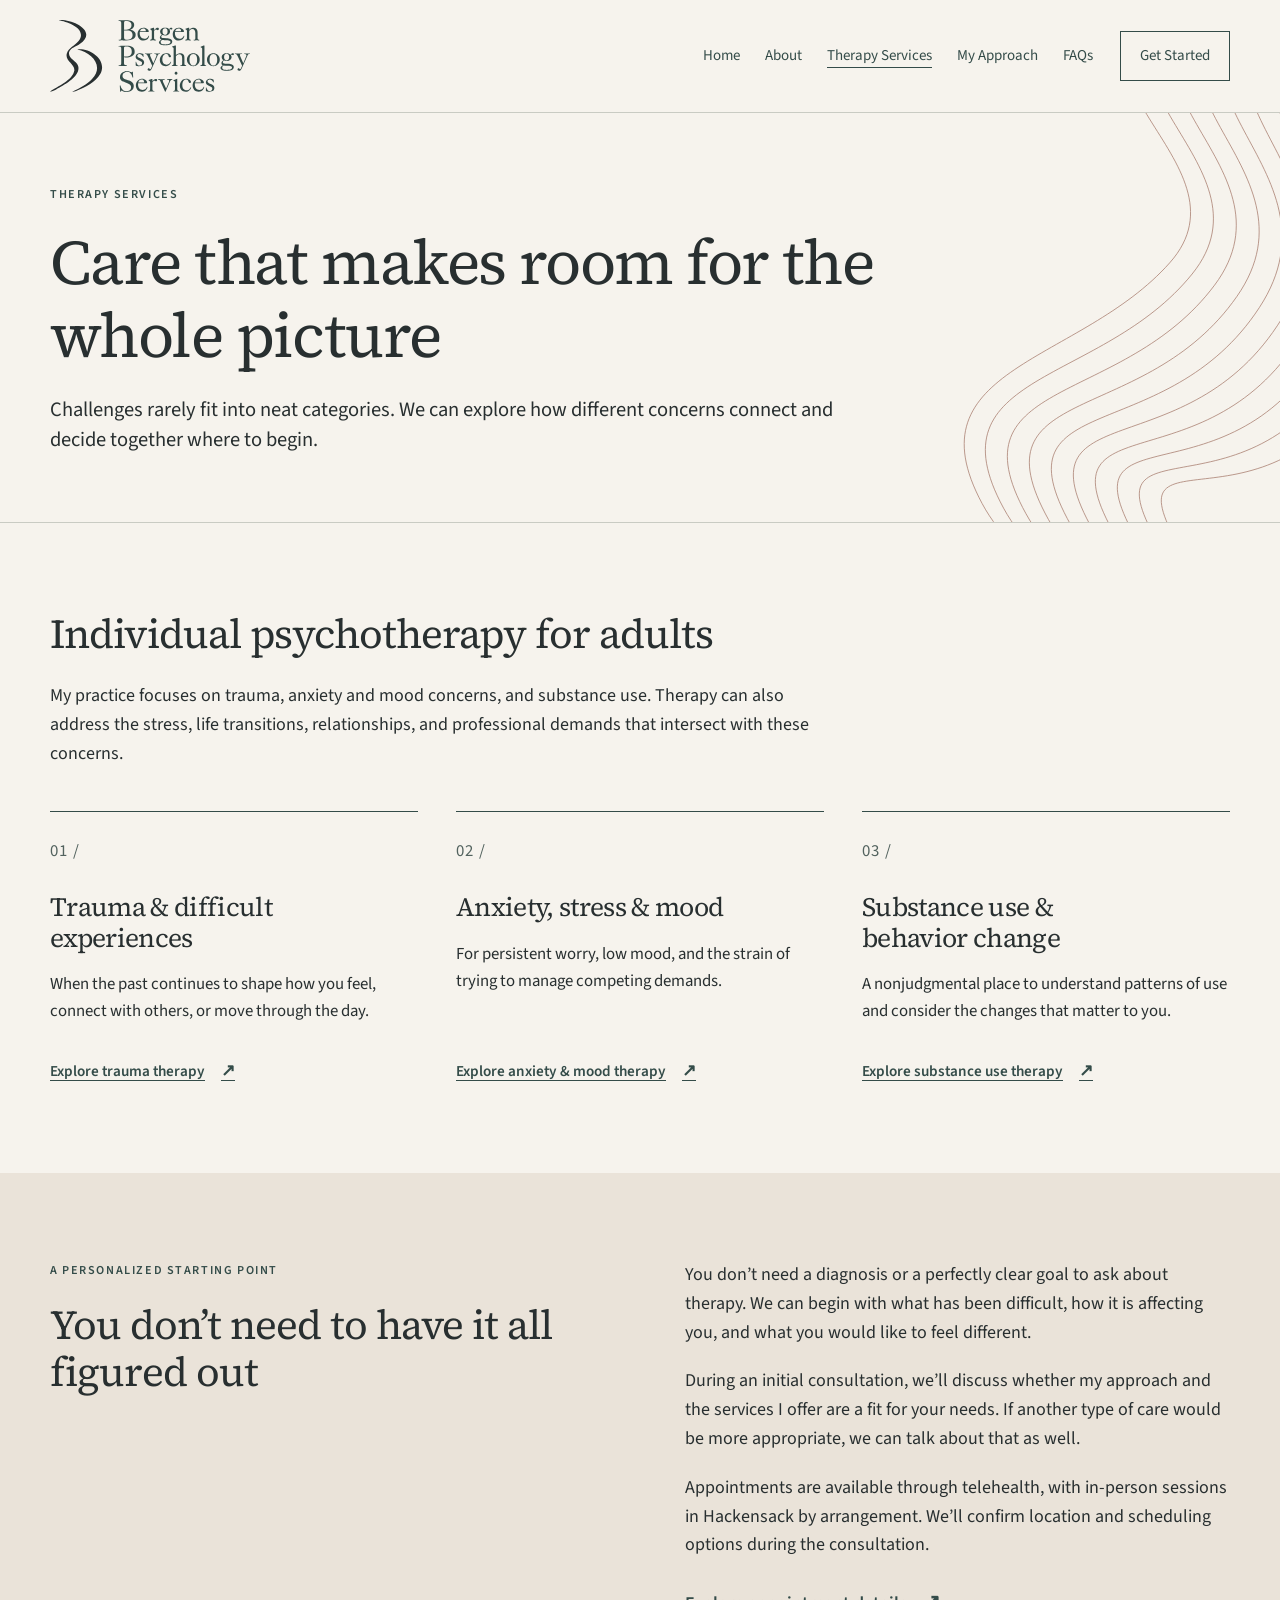
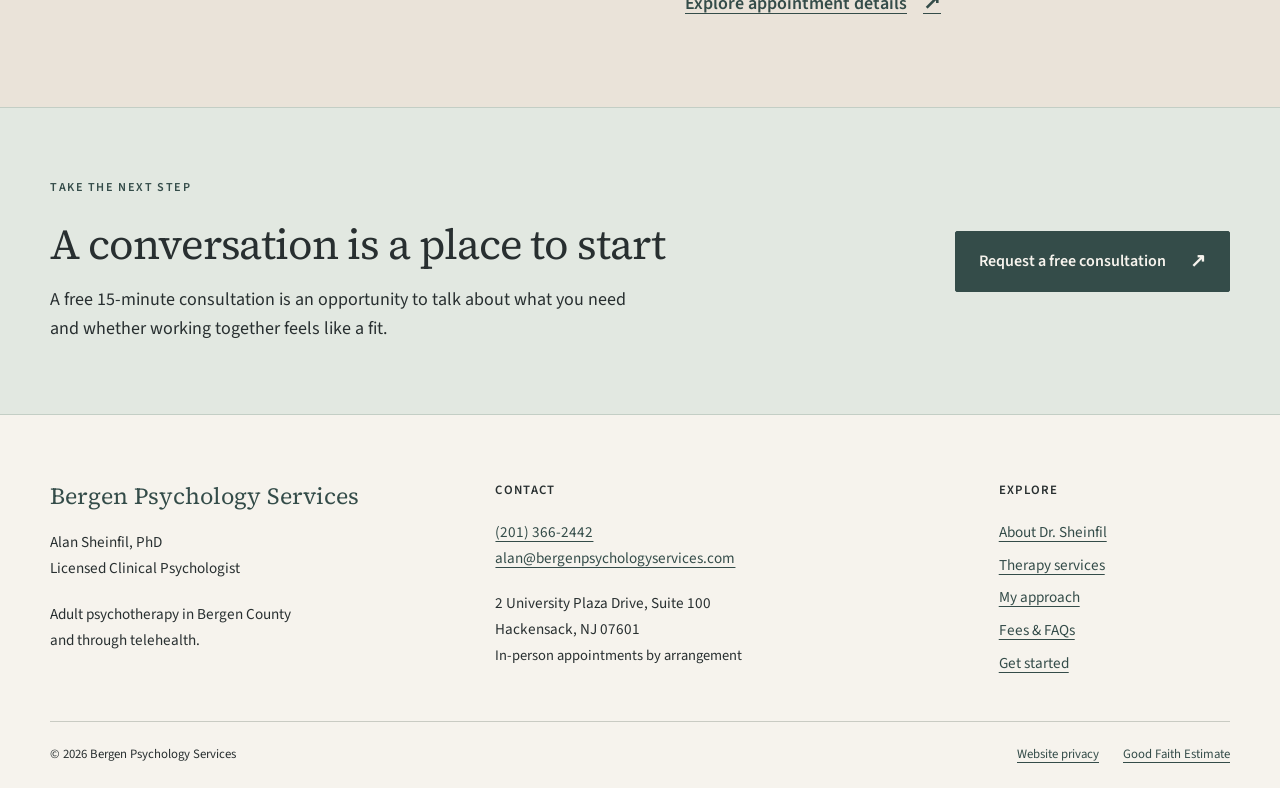
<file: services.html>
<!doctype html>
<html lang="en">
  <head>
    <meta charset="utf-8" />
    <meta name="viewport" content="width=device-width, initial-scale=1" />
    <title>Adult Therapy Services | Bergen Psychology Services</title>
    <meta
      name="description"
      content="Individual therapy for adults with trauma, anxiety, depression, stress, or substance use concerns. Explore therapy with Dr. Alan Sheinfil in Bergen County."
    />
    <link
      rel="canonical"
      href="https://bergenpsychologyservices.com/services.html"
    />
    <meta property="og:type" content="website" />
    <meta
      property="og:title"
      content="Adult Therapy Services | Bergen Psychology Services"
    />
    <meta
      property="og:description"
      content="Individual therapy for adults with trauma, anxiety, depression, stress, or substance use concerns. Explore therapy with Dr. Alan Sheinfil in Bergen County."
    />
    <meta
      property="og:url"
      content="https://bergenpsychologyservices.com/services.html"
    />
    <meta
      property="og:image"
      content="https://bergenpsychologyservices.com/Images/HeadShot-alans%20(1).png"
    />
    <meta name="theme-color" content="#344c49" />
    <link rel="icon" href="Images/favicon.svg" type="image/svg+xml" />
    <link
      rel="preload"
      href="assets/fonts/source-serif-4-latin-400-normal.woff2"
      as="font"
      type="font/woff2"
      crossorigin
    />
    <link
      rel="preload"
      href="assets/fonts/source-sans-3-latin-400-normal.woff2"
      as="font"
      type="font/woff2"
      crossorigin
    />
    <link rel="stylesheet" href="assets/site.css?v=consultation-thanks" />
    <script src="assets/site.js" defer></script>
    <script type="application/ld+json">
      {
        "@context": "https://schema.org",
        "@type": "MedicalBusiness",
        "@id": "https://bergenpsychologyservices.com/#practice",
        "name": "Bergen Psychology Services",
        "url": "https://bergenpsychologyservices.com/",
        "description": "Individual therapy for adults with trauma, anxiety, depression, stress, or substance use concerns. Explore therapy with Dr. Alan Sheinfil in Bergen County.",
        "telephone": "+1-201-366-2442",
        "email": "alan@bergenpsychologyservices.com",
        "address": {
          "@type": "PostalAddress",
          "streetAddress": "2 University Plaza Drive, Suite 100",
          "addressLocality": "Hackensack",
          "addressRegion": "NJ",
          "postalCode": "07601",
          "addressCountry": "US"
        },
        "image": "https://bergenpsychologyservices.com/Images/HeadShot-alans%20(1).png",
        "founder": {
          "@type": "Person",
          "name": "Alan Sheinfil",
          "honorificSuffix": "PhD"
        }
      }
    </script>
  </head>
  <body>
    <a class="skip-link" href="#main">Skip to content</a>
    <header class="site-header">
      <div class="container header-inner">
        <a class="brand" href="/" aria-label="Bergen Psychology Services — home"
          ><img
            src="assets/logo.svg"
            width="210"
            height="76"
            alt="Bergen Psychology Services"
        /></a>
        <nav class="desktop-nav" aria-label="Main">
          <ul>
            <li><a href="/">Home</a></li>
            <li><a href="about.html">About</a></li>
            <li>
              <a href="services.html" aria-current="page">Therapy Services</a>
            </li>
            <li><a href="approach.html">My Approach</a></li>
            <li><a href="faq.html">FAQs</a></li>
            <li><a href="get-started.html" class="nav-cta">Get Started</a></li>
          </ul>
        </nav>
        <details class="mobile-nav">
          <summary>Menu <span aria-hidden="true">☰</span></summary>
          <nav aria-label="Mobile">
            <ul>
              <li><a href="/">Home</a></li>
              <li><a href="about.html">About</a></li>
              <li>
                <a href="services.html" aria-current="page">Therapy Services</a>
              </li>
              <li><a href="approach.html">My Approach</a></li>
              <li><a href="faq.html">FAQs</a></li>
              <li>
                <a href="get-started.html" class="nav-cta">Get Started</a>
              </li>
            </ul>
          </nav>
        </details>
      </div>
    </header>
    <main id="main" tabindex="-1">
      <section class="page-hero">
        <div class="container">
          <p class="eyebrow">Therapy services</p>
          <h1>Care that makes room for the whole picture</h1>
          <p class="lede">
            Challenges rarely fit into neat categories. We can explore how
            different concerns connect and decide together where to begin.
          </p>
        </div>
      </section>
      <section class="section">
        <div class="container">
          <h2>Individual psychotherapy for adults</h2>
          <p class="measure">
            My practice focuses on trauma, anxiety and mood concerns, and
            substance use. Therapy can also address the stress, life
            transitions, relationships, and professional demands that intersect
            with these concerns.
          </p>
          <div class="focus-grid">
            <article>
              <p class="index-number" aria-hidden="true">01 /</p>
              <h3>Trauma &amp; difficult experiences</h3>
              <p>
                When the past continues to shape how you feel, connect with
                others, or move through the day.
              </p>
              <a class="text-link" href="trauma-therapy.html"
                >Explore trauma therapy <span aria-hidden="true">↗</span></a
              >
            </article>
            <article>
              <p class="index-number" aria-hidden="true">02 /</p>
              <h3>Anxiety, stress &amp; mood</h3>
              <p>
                For persistent worry, low mood, and the strain of trying to
                manage competing demands.
              </p>
              <a class="text-link" href="anxiety-mood-therapy.html"
                >Explore anxiety &amp; mood therapy
                <span aria-hidden="true">↗</span></a
              >
            </article>
            <article>
              <p class="index-number" aria-hidden="true">03 /</p>
              <h3>Substance use &amp; behavior change</h3>
              <p>
                A nonjudgmental place to understand patterns of use and consider
                the changes that matter to you.
              </p>
              <a class="text-link" href="substance-use-therapy.html"
                >Explore substance use therapy
                <span aria-hidden="true">↗</span></a
              >
            </article>
          </div>
        </div>
      </section>
      <section class="section linen">
        <div class="container split">
          <div>
            <p class="eyebrow">A personalized starting point</p>
            <h2>You don’t need to have it all figured out</h2>
          </div>
          <div class="prose">
            <p>
              You don’t need a diagnosis or a perfectly clear goal to ask about
              therapy. We can begin with what has been difficult, how it is
              affecting you, and what you would like to feel different.
            </p>
            <p>
              During an initial consultation, we’ll discuss whether my approach
              and the services I offer are a fit for your needs. If another type
              of care would be more appropriate, we can talk about that as well.
            </p>
            <p>
              Appointments are available through telehealth, with in-person
              sessions in Hackensack by arrangement. We’ll confirm location and
              scheduling options during the consultation.
            </p>
            <a class="text-link" href="faq.html"
              >Explore appointment details <span aria-hidden="true">↗</span></a
            >
          </div>
        </div>
      </section>
      <section class="closing">
        <div class="container closing-inner">
          <div>
            <p class="eyebrow">Take the next step</p>
            <h2>A conversation is a place to start</h2>
            <p>
              A free 15-minute consultation is an opportunity to talk about what
              you need and whether working together feels like a fit.
            </p>
          </div>
          <a class="button" href="get-started.html#request"
            >Request a free consultation<span aria-hidden="true">↗</span></a
          >
        </div>
      </section>
    </main>
    <footer class="site-footer">
      <div class="container footer-grid">
        <div>
          <a class="footer-brand" href="/">Bergen Psychology Services</a>
          <p>Alan Sheinfil, PhD<br />Licensed Clinical Psychologist</p>
          <p>
            Adult psychotherapy in Bergen County<br />and through telehealth.
          </p>
        </div>
        <div>
          <h2>Contact</h2>
          <p>
            <a href="tel:+12013662442">(201) 366-2442</a><br /><a
              href="mailto:alan@bergenpsychologyservices.com"
              >alan@bergenpsychologyservices.com</a
            >
          </p>
          <p>
            2 University Plaza Drive, Suite 100<br />Hackensack, NJ 07601<br /><span
              class="small"
              >In-person appointments by arrangement</span
            >
          </p>
        </div>
        <nav aria-label="Footer">
          <h2>Explore</h2>
          <ul>
            <li><a href="about.html">About Dr. Sheinfil</a></li>
            <li><a href="services.html">Therapy services</a></li>
            <li><a href="approach.html">My approach</a></li>
            <li><a href="faq.html">Fees &amp; FAQs</a></li>
            <li><a href="get-started.html#request">Get started</a></li>
          </ul>
        </nav>
      </div>
      <div class="container footer-bottom">
        <p>© 2026 Bergen Psychology Services</p>
        <div>
          <a href="privacy.html">Website privacy</a
          ><a href="good-faith-estimate.html">Good Faith Estimate</a>
        </div>
      </div>
    </footer>
    <a class="mobile-cta" href="get-started.html#request"
      >Request a free consultation <span aria-hidden="true">↗</span></a
    >
  </body>
</html>
</file>
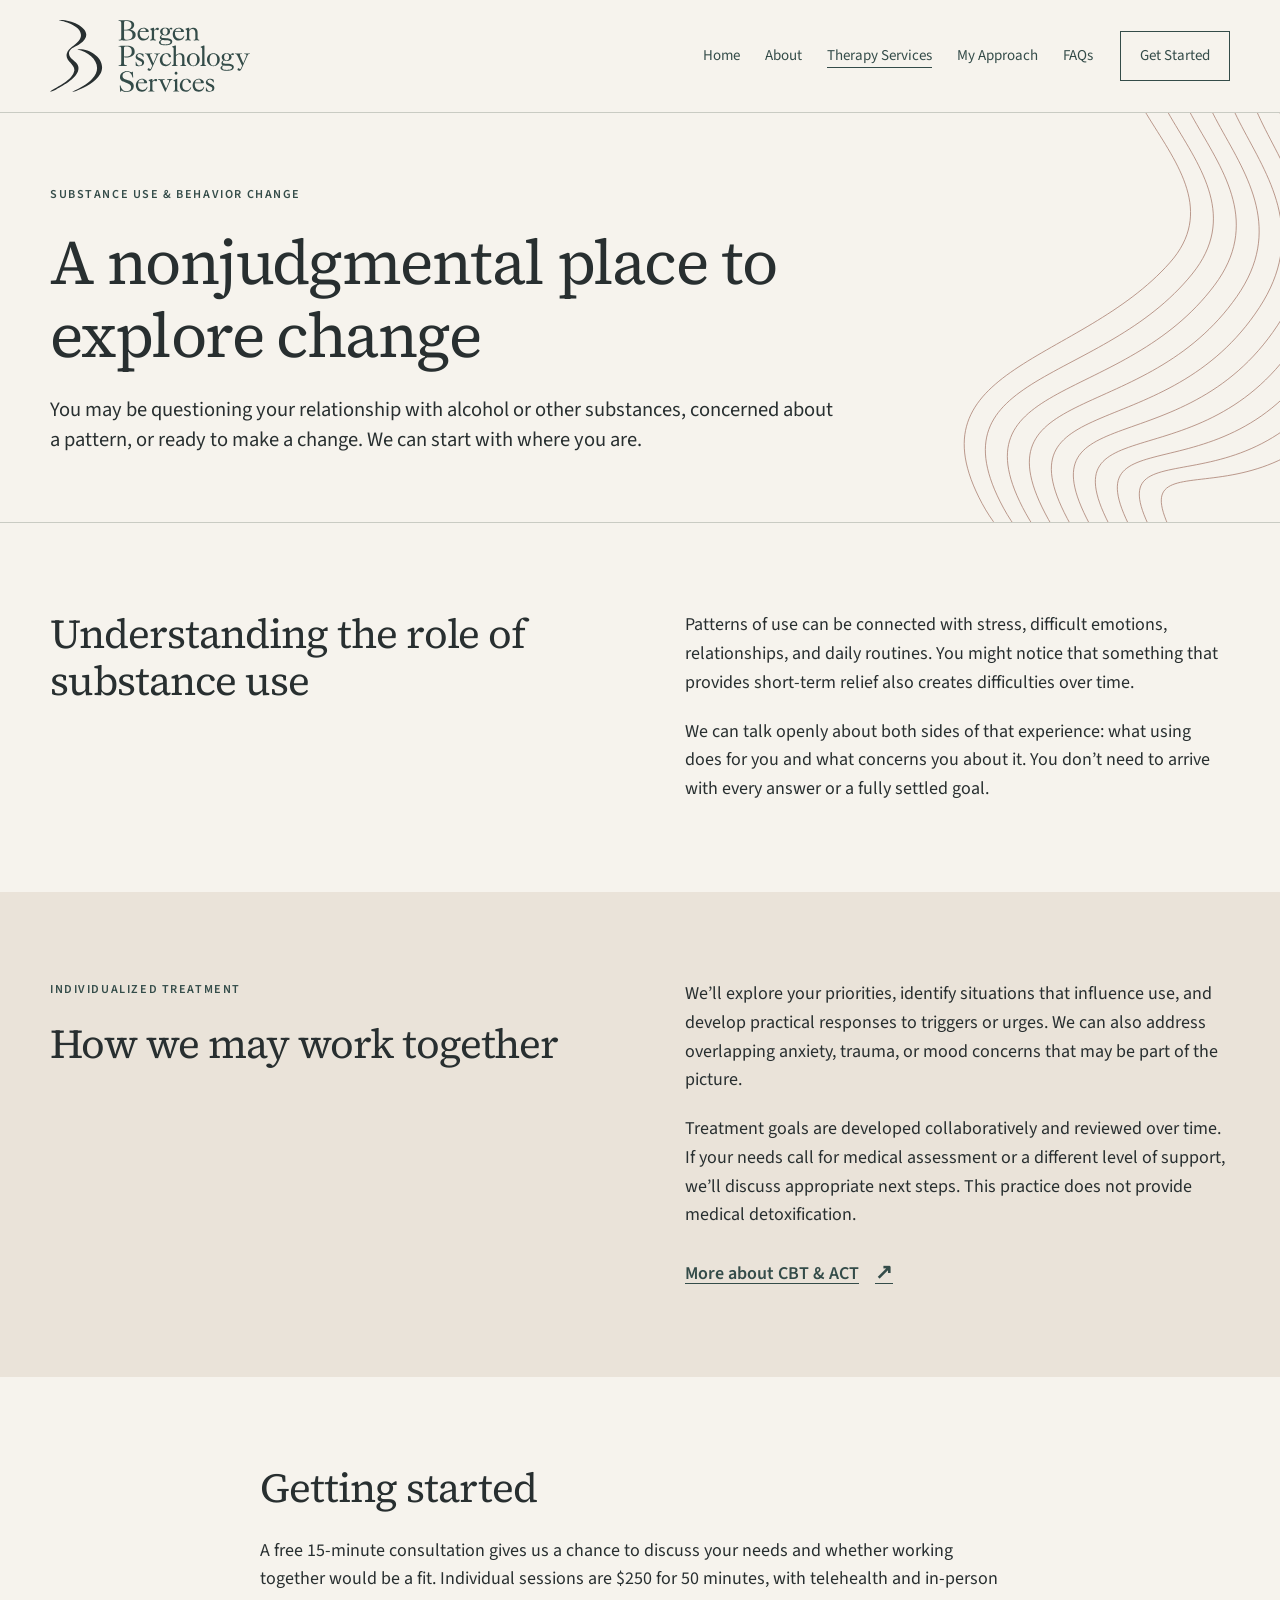
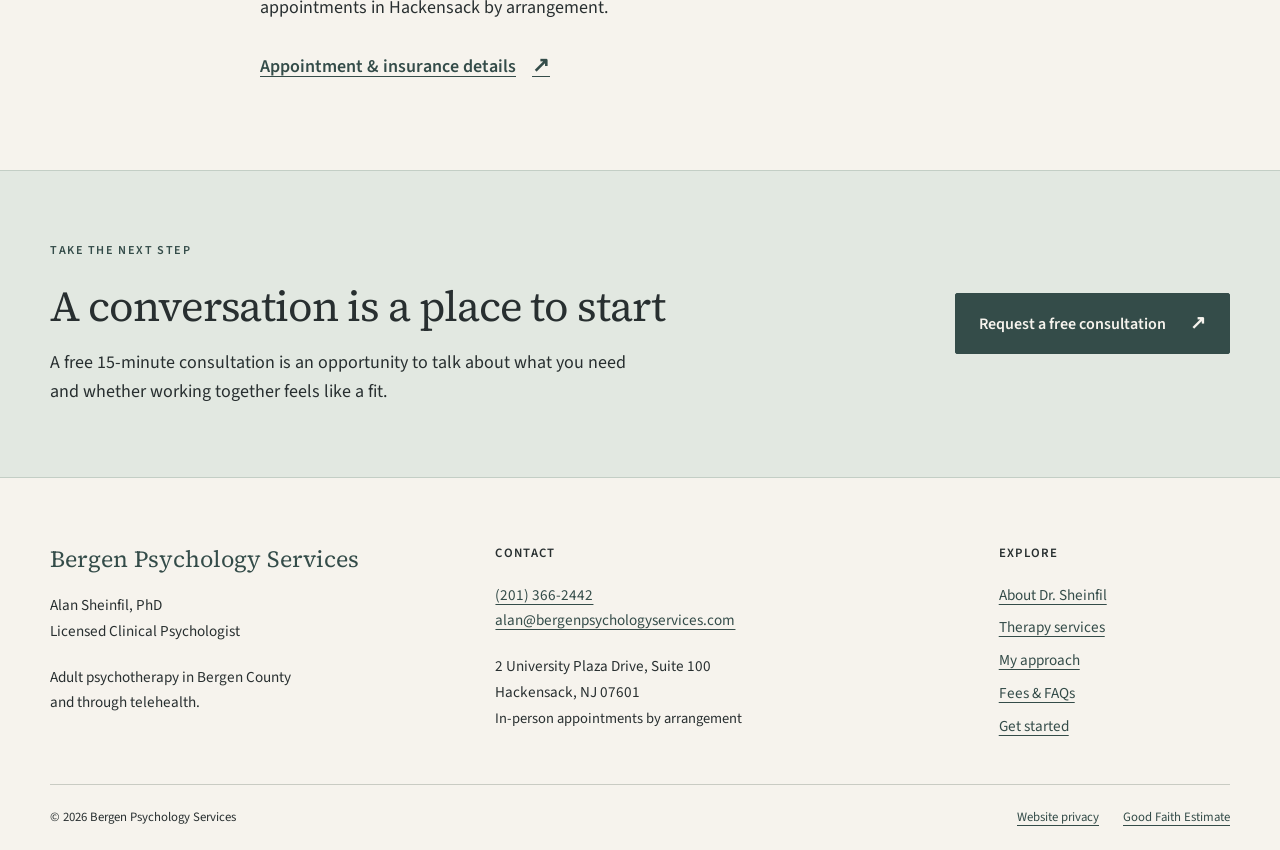
<file: substance-use-therapy.html>
<!doctype html>
<html lang="en">
  <head>
    <meta charset="utf-8" />
    <meta name="viewport" content="width=device-width, initial-scale=1" />
    <title>Substance Use Therapy in Bergen County | Dr. Alan Sheinfil</title>
    <meta
      name="description"
      content="Substance use &amp; behavior change therapy for adults with Dr. Alan Sheinfil, PhD. Collaborative treatment in Hackensack, New Jersey, and through telehealth."
    />
    <link
      rel="canonical"
      href="https://bergenpsychologyservices.com/substance-use-therapy.html"
    />
    <meta property="og:type" content="website" />
    <meta
      property="og:title"
      content="Substance Use Therapy in Bergen County | Dr. Alan Sheinfil"
    />
    <meta
      property="og:description"
      content="Substance use &amp; behavior change therapy for adults with Dr. Alan Sheinfil, PhD. Collaborative treatment in Hackensack, New Jersey, and through telehealth."
    />
    <meta
      property="og:url"
      content="https://bergenpsychologyservices.com/substance-use-therapy.html"
    />
    <meta
      property="og:image"
      content="https://bergenpsychologyservices.com/Images/HeadShot-alans%20(1).png"
    />
    <meta name="theme-color" content="#344c49" />
    <link rel="icon" href="Images/favicon.svg" type="image/svg+xml" />
    <link
      rel="preload"
      href="assets/fonts/source-serif-4-latin-400-normal.woff2"
      as="font"
      type="font/woff2"
      crossorigin
    />
    <link
      rel="preload"
      href="assets/fonts/source-sans-3-latin-400-normal.woff2"
      as="font"
      type="font/woff2"
      crossorigin
    />
    <link rel="stylesheet" href="assets/site.css?v=consultation-thanks" />
    <script src="assets/site.js" defer></script>
    <script type="application/ld+json">
      {
        "@context": "https://schema.org",
        "@type": "MedicalBusiness",
        "@id": "https://bergenpsychologyservices.com/#practice",
        "name": "Bergen Psychology Services",
        "url": "https://bergenpsychologyservices.com/",
        "description": "Substance use & behavior change therapy for adults with Dr. Alan Sheinfil, PhD. Collaborative treatment in Hackensack, New Jersey, and through telehealth.",
        "telephone": "+1-201-366-2442",
        "email": "alan@bergenpsychologyservices.com",
        "address": {
          "@type": "PostalAddress",
          "streetAddress": "2 University Plaza Drive, Suite 100",
          "addressLocality": "Hackensack",
          "addressRegion": "NJ",
          "postalCode": "07601",
          "addressCountry": "US"
        },
        "image": "https://bergenpsychologyservices.com/Images/HeadShot-alans%20(1).png",
        "founder": {
          "@type": "Person",
          "name": "Alan Sheinfil",
          "honorificSuffix": "PhD"
        }
      }
    </script>
  </head>
  <body>
    <a class="skip-link" href="#main">Skip to content</a>
    <header class="site-header">
      <div class="container header-inner">
        <a class="brand" href="/" aria-label="Bergen Psychology Services — home"
          ><img
            src="assets/logo.svg"
            width="210"
            height="76"
            alt="Bergen Psychology Services"
        /></a>
        <nav class="desktop-nav" aria-label="Main">
          <ul>
            <li><a href="/">Home</a></li>
            <li><a href="about.html">About</a></li>
            <li>
              <a href="services.html" aria-current="page">Therapy Services</a>
            </li>
            <li><a href="approach.html">My Approach</a></li>
            <li><a href="faq.html">FAQs</a></li>
            <li><a href="get-started.html" class="nav-cta">Get Started</a></li>
          </ul>
        </nav>
        <details class="mobile-nav">
          <summary>Menu <span aria-hidden="true">☰</span></summary>
          <nav aria-label="Mobile">
            <ul>
              <li><a href="/">Home</a></li>
              <li><a href="about.html">About</a></li>
              <li>
                <a href="services.html" aria-current="page">Therapy Services</a>
              </li>
              <li><a href="approach.html">My Approach</a></li>
              <li><a href="faq.html">FAQs</a></li>
              <li>
                <a href="get-started.html" class="nav-cta">Get Started</a>
              </li>
            </ul>
          </nav>
        </details>
      </div>
    </header>
    <main id="main" tabindex="-1">
      <section class="page-hero">
        <div class="container">
          <p class="eyebrow">Substance use & behavior change</p>
          <h1>A nonjudgmental place to explore change</h1>
          <p class="lede">
            You may be questioning your relationship with alcohol or other
            substances, concerned about a pattern, or ready to make a change. We
            can start with where you are.
          </p>
        </div>
      </section>
      <section class="section">
        <div class="container split">
          <div><h2>Understanding the role of substance use</h2></div>
          <div class="prose">
            <p>
              Patterns of use can be connected with stress, difficult emotions,
              relationships, and daily routines. You might notice that something
              that provides short-term relief also creates difficulties over
              time.
            </p>
            <p>
              We can talk openly about both sides of that experience: what using
              does for you and what concerns you about it. You don’t need to
              arrive with every answer or a fully settled goal.
            </p>
          </div>
        </div>
      </section>
      <section class="section linen">
        <div class="container split">
          <div>
            <p class="eyebrow">Individualized treatment</p>
            <h2>How we may work together</h2>
          </div>
          <div class="prose">
            <p>
              We’ll explore your priorities, identify situations that influence
              use, and develop practical responses to triggers or urges. We can
              also address overlapping anxiety, trauma, or mood concerns that
              may be part of the picture.
            </p>
            <p>
              Treatment goals are developed collaboratively and reviewed over
              time. If your needs call for medical assessment or a different
              level of support, we’ll discuss appropriate next steps. This
              practice does not provide medical detoxification.
            </p>
            <a class="text-link" href="approach.html"
              >More about CBT &amp; ACT <span aria-hidden="true">↗</span></a
            >
          </div>
        </div>
      </section>
      <section class="section">
        <div class="container narrow">
          <h2>Getting started</h2>
          <p>
            A free 15-minute consultation gives us a chance to discuss your
            needs and whether working together would be a fit. Individual
            sessions are $250 for 50 minutes, with telehealth and in-person
            appointments in Hackensack by arrangement.
          </p>
          <a class="text-link" href="faq.html"
            >Appointment &amp; insurance details
            <span aria-hidden="true">↗</span></a
          >
        </div>
      </section>
      <section class="closing">
        <div class="container closing-inner">
          <div>
            <p class="eyebrow">Take the next step</p>
            <h2>A conversation is a place to start</h2>
            <p>
              A free 15-minute consultation is an opportunity to talk about what
              you need and whether working together feels like a fit.
            </p>
          </div>
          <a class="button" href="get-started.html#request"
            >Request a free consultation<span aria-hidden="true">↗</span></a
          >
        </div>
      </section>
    </main>
    <footer class="site-footer">
      <div class="container footer-grid">
        <div>
          <a class="footer-brand" href="/">Bergen Psychology Services</a>
          <p>Alan Sheinfil, PhD<br />Licensed Clinical Psychologist</p>
          <p>
            Adult psychotherapy in Bergen County<br />and through telehealth.
          </p>
        </div>
        <div>
          <h2>Contact</h2>
          <p>
            <a href="tel:+12013662442">(201) 366-2442</a><br /><a
              href="mailto:alan@bergenpsychologyservices.com"
              >alan@bergenpsychologyservices.com</a
            >
          </p>
          <p>
            2 University Plaza Drive, Suite 100<br />Hackensack, NJ 07601<br /><span
              class="small"
              >In-person appointments by arrangement</span
            >
          </p>
        </div>
        <nav aria-label="Footer">
          <h2>Explore</h2>
          <ul>
            <li><a href="about.html">About Dr. Sheinfil</a></li>
            <li><a href="services.html">Therapy services</a></li>
            <li><a href="approach.html">My approach</a></li>
            <li><a href="faq.html">Fees &amp; FAQs</a></li>
            <li><a href="get-started.html#request">Get started</a></li>
          </ul>
        </nav>
      </div>
      <div class="container footer-bottom">
        <p>© 2026 Bergen Psychology Services</p>
        <div>
          <a href="privacy.html">Website privacy</a
          ><a href="good-faith-estimate.html">Good Faith Estimate</a>
        </div>
      </div>
    </footer>
    <a class="mobile-cta" href="get-started.html#request"
      >Request a free consultation <span aria-hidden="true">↗</span></a
    >
  </body>
</html>
</file>
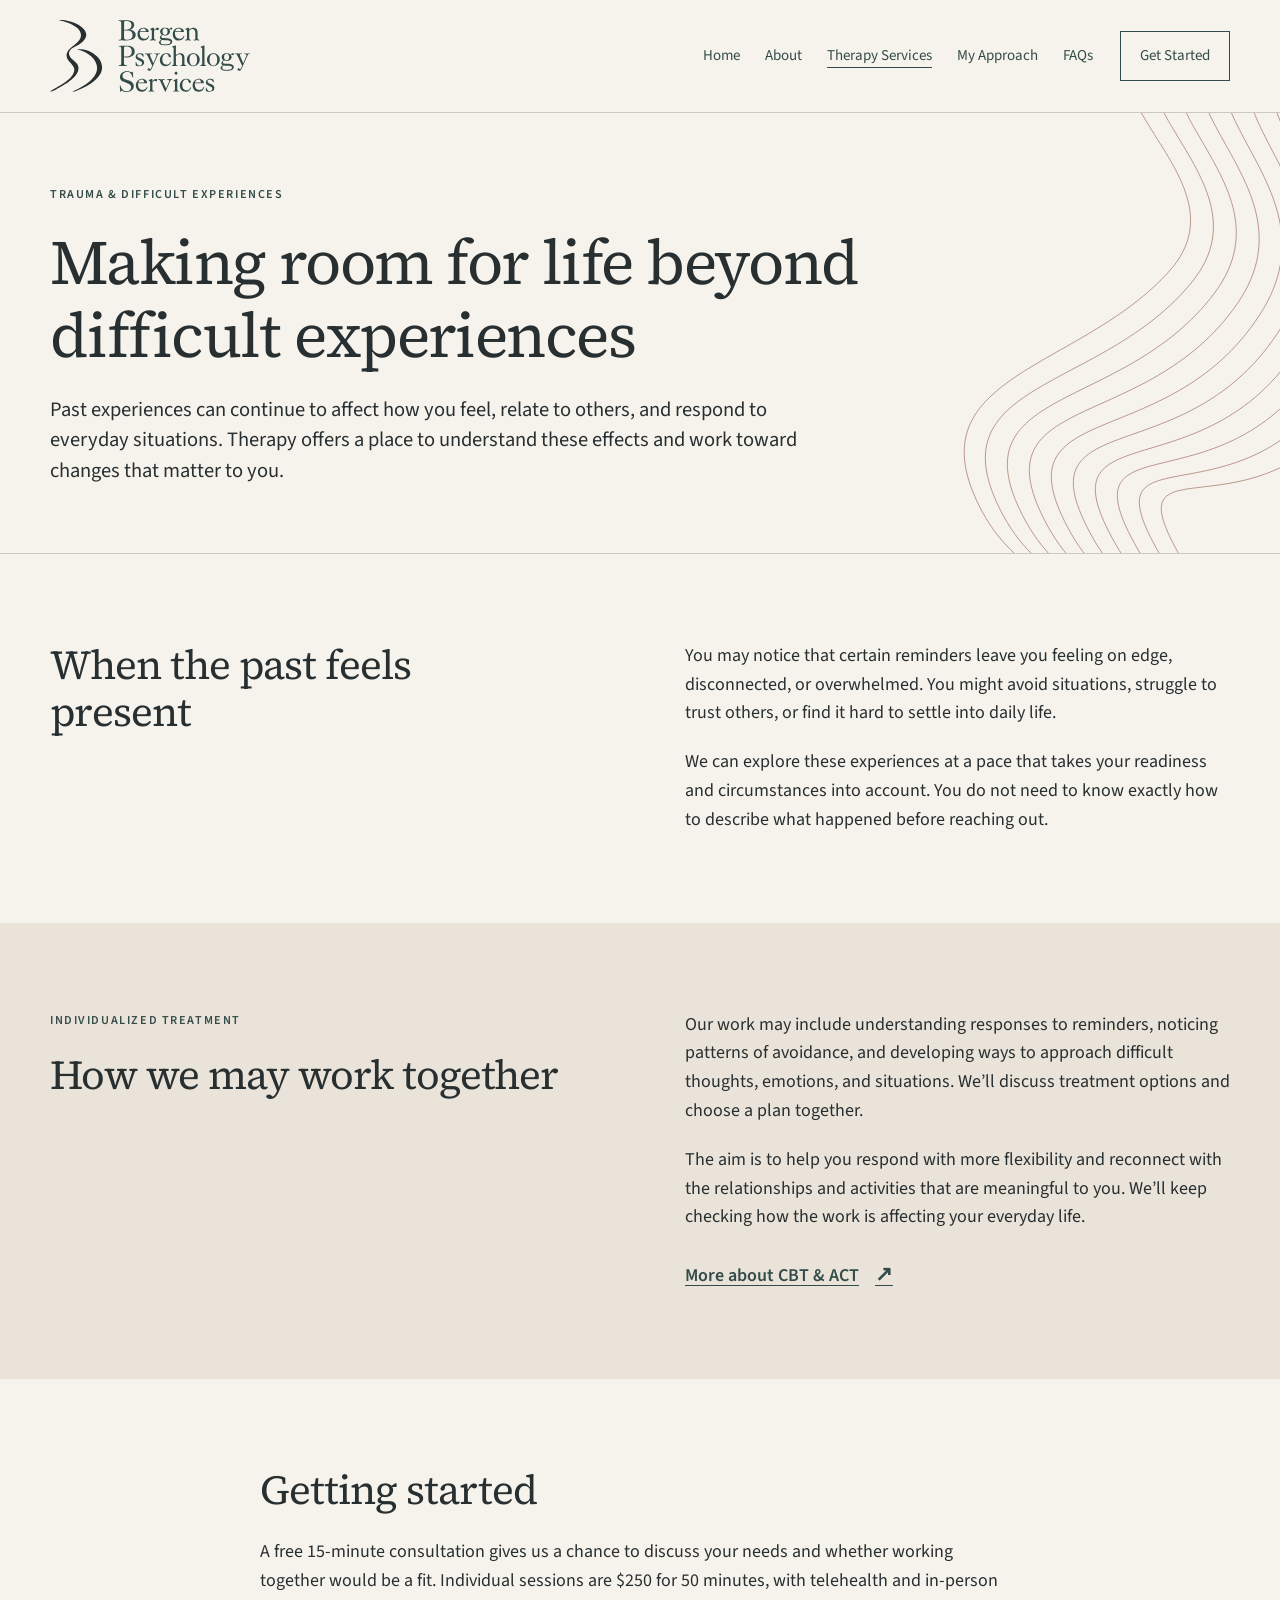
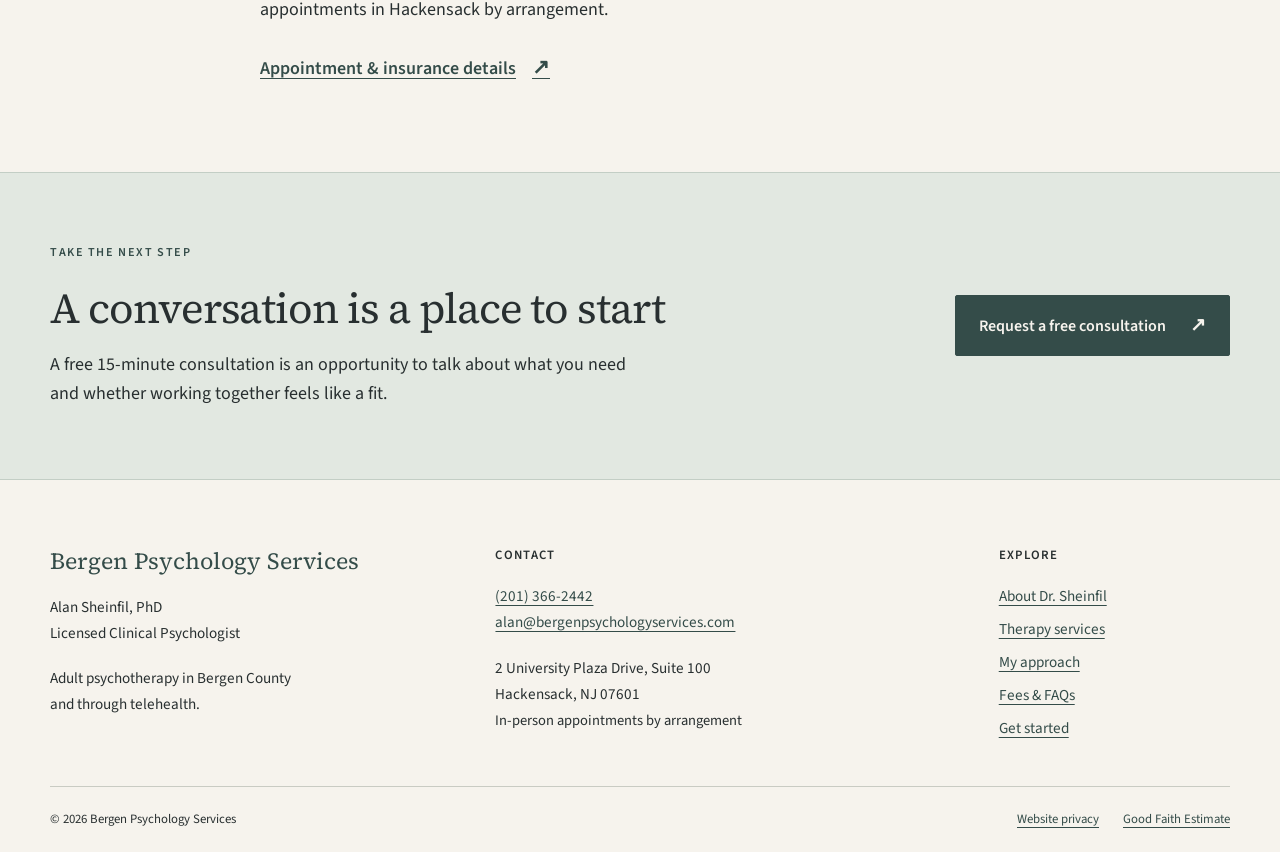
<file: trauma-therapy.html>
<!doctype html>
<html lang="en">
  <head>
    <meta charset="utf-8" />
    <meta name="viewport" content="width=device-width, initial-scale=1" />
    <title>Trauma Therapy in Bergen County | Dr. Alan Sheinfil</title>
    <meta
      name="description"
      content="Trauma &amp; difficult experiences therapy for adults with Dr. Alan Sheinfil, PhD. Collaborative treatment in Hackensack, New Jersey, and through telehealth."
    />
    <link
      rel="canonical"
      href="https://bergenpsychologyservices.com/trauma-therapy.html"
    />
    <meta property="og:type" content="website" />
    <meta
      property="og:title"
      content="Trauma Therapy in Bergen County | Dr. Alan Sheinfil"
    />
    <meta
      property="og:description"
      content="Trauma &amp; difficult experiences therapy for adults with Dr. Alan Sheinfil, PhD. Collaborative treatment in Hackensack, New Jersey, and through telehealth."
    />
    <meta
      property="og:url"
      content="https://bergenpsychologyservices.com/trauma-therapy.html"
    />
    <meta
      property="og:image"
      content="https://bergenpsychologyservices.com/Images/HeadShot-alans%20(1).png"
    />
    <meta name="theme-color" content="#344c49" />
    <link rel="icon" href="Images/favicon.svg" type="image/svg+xml" />
    <link
      rel="preload"
      href="assets/fonts/source-serif-4-latin-400-normal.woff2"
      as="font"
      type="font/woff2"
      crossorigin
    />
    <link
      rel="preload"
      href="assets/fonts/source-sans-3-latin-400-normal.woff2"
      as="font"
      type="font/woff2"
      crossorigin
    />
    <link rel="stylesheet" href="assets/site.css?v=consultation-thanks" />
    <script src="assets/site.js" defer></script>
    <script type="application/ld+json">
      {
        "@context": "https://schema.org",
        "@type": "MedicalBusiness",
        "@id": "https://bergenpsychologyservices.com/#practice",
        "name": "Bergen Psychology Services",
        "url": "https://bergenpsychologyservices.com/",
        "description": "Trauma & difficult experiences therapy for adults with Dr. Alan Sheinfil, PhD. Collaborative treatment in Hackensack, New Jersey, and through telehealth.",
        "telephone": "+1-201-366-2442",
        "email": "alan@bergenpsychologyservices.com",
        "address": {
          "@type": "PostalAddress",
          "streetAddress": "2 University Plaza Drive, Suite 100",
          "addressLocality": "Hackensack",
          "addressRegion": "NJ",
          "postalCode": "07601",
          "addressCountry": "US"
        },
        "image": "https://bergenpsychologyservices.com/Images/HeadShot-alans%20(1).png",
        "founder": {
          "@type": "Person",
          "name": "Alan Sheinfil",
          "honorificSuffix": "PhD"
        }
      }
    </script>
  </head>
  <body>
    <a class="skip-link" href="#main">Skip to content</a>
    <header class="site-header">
      <div class="container header-inner">
        <a class="brand" href="/" aria-label="Bergen Psychology Services — home"
          ><img
            src="assets/logo.svg"
            width="210"
            height="76"
            alt="Bergen Psychology Services"
        /></a>
        <nav class="desktop-nav" aria-label="Main">
          <ul>
            <li><a href="/">Home</a></li>
            <li><a href="about.html">About</a></li>
            <li>
              <a href="services.html" aria-current="page">Therapy Services</a>
            </li>
            <li><a href="approach.html">My Approach</a></li>
            <li><a href="faq.html">FAQs</a></li>
            <li><a href="get-started.html" class="nav-cta">Get Started</a></li>
          </ul>
        </nav>
        <details class="mobile-nav">
          <summary>Menu <span aria-hidden="true">☰</span></summary>
          <nav aria-label="Mobile">
            <ul>
              <li><a href="/">Home</a></li>
              <li><a href="about.html">About</a></li>
              <li>
                <a href="services.html" aria-current="page">Therapy Services</a>
              </li>
              <li><a href="approach.html">My Approach</a></li>
              <li><a href="faq.html">FAQs</a></li>
              <li>
                <a href="get-started.html" class="nav-cta">Get Started</a>
              </li>
            </ul>
          </nav>
        </details>
      </div>
    </header>
    <main id="main" tabindex="-1">
      <section class="page-hero">
        <div class="container">
          <p class="eyebrow">Trauma & difficult experiences</p>
          <h1>Making room for life beyond difficult experiences</h1>
          <p class="lede">
            Past experiences can continue to affect how you feel, relate to
            others, and respond to everyday situations. Therapy offers a place
            to understand these effects and work toward changes that matter to
            you.
          </p>
        </div>
      </section>
      <section class="section">
        <div class="container split">
          <div><h2>When the past feels present</h2></div>
          <div class="prose">
            <p>
              You may notice that certain reminders leave you feeling on edge,
              disconnected, or overwhelmed. You might avoid situations, struggle
              to trust others, or find it hard to settle into daily life.
            </p>
            <p>
              We can explore these experiences at a pace that takes your
              readiness and circumstances into account. You do not need to know
              exactly how to describe what happened before reaching out.
            </p>
          </div>
        </div>
      </section>
      <section class="section linen">
        <div class="container split">
          <div>
            <p class="eyebrow">Individualized treatment</p>
            <h2>How we may work together</h2>
          </div>
          <div class="prose">
            <p>
              Our work may include understanding responses to reminders,
              noticing patterns of avoidance, and developing ways to approach
              difficult thoughts, emotions, and situations. We’ll discuss
              treatment options and choose a plan together.
            </p>
            <p>
              The aim is to help you respond with more flexibility and reconnect
              with the relationships and activities that are meaningful to you.
              We’ll keep checking how the work is affecting your everyday life.
            </p>
            <a class="text-link" href="approach.html"
              >More about CBT &amp; ACT <span aria-hidden="true">↗</span></a
            >
          </div>
        </div>
      </section>
      <section class="section">
        <div class="container narrow">
          <h2>Getting started</h2>
          <p>
            A free 15-minute consultation gives us a chance to discuss your
            needs and whether working together would be a fit. Individual
            sessions are $250 for 50 minutes, with telehealth and in-person
            appointments in Hackensack by arrangement.
          </p>
          <a class="text-link" href="faq.html"
            >Appointment &amp; insurance details
            <span aria-hidden="true">↗</span></a
          >
        </div>
      </section>
      <section class="closing">
        <div class="container closing-inner">
          <div>
            <p class="eyebrow">Take the next step</p>
            <h2>A conversation is a place to start</h2>
            <p>
              A free 15-minute consultation is an opportunity to talk about what
              you need and whether working together feels like a fit.
            </p>
          </div>
          <a class="button" href="get-started.html#request"
            >Request a free consultation<span aria-hidden="true">↗</span></a
          >
        </div>
      </section>
    </main>
    <footer class="site-footer">
      <div class="container footer-grid">
        <div>
          <a class="footer-brand" href="/">Bergen Psychology Services</a>
          <p>Alan Sheinfil, PhD<br />Licensed Clinical Psychologist</p>
          <p>
            Adult psychotherapy in Bergen County<br />and through telehealth.
          </p>
        </div>
        <div>
          <h2>Contact</h2>
          <p>
            <a href="tel:+12013662442">(201) 366-2442</a><br /><a
              href="mailto:alan@bergenpsychologyservices.com"
              >alan@bergenpsychologyservices.com</a
            >
          </p>
          <p>
            2 University Plaza Drive, Suite 100<br />Hackensack, NJ 07601<br /><span
              class="small"
              >In-person appointments by arrangement</span
            >
          </p>
        </div>
        <nav aria-label="Footer">
          <h2>Explore</h2>
          <ul>
            <li><a href="about.html">About Dr. Sheinfil</a></li>
            <li><a href="services.html">Therapy services</a></li>
            <li><a href="approach.html">My approach</a></li>
            <li><a href="faq.html">Fees &amp; FAQs</a></li>
            <li><a href="get-started.html#request">Get started</a></li>
          </ul>
        </nav>
      </div>
      <div class="container footer-bottom">
        <p>© 2026 Bergen Psychology Services</p>
        <div>
          <a href="privacy.html">Website privacy</a
          ><a href="good-faith-estimate.html">Good Faith Estimate</a>
        </div>
      </div>
    </footer>
    <a class="mobile-cta" href="get-started.html#request"
      >Request a free consultation <span aria-hidden="true">↗</span></a
    >
  </body>
</html>
</file>
<file: assets/site.css>
@font-face {
  font-family: "Source Serif 4";
  src: url("fonts/source-serif-4-latin-400-normal.woff2") format("woff2");
  font-weight: 400;
  font-style: normal;
  font-display: swap;
}
@font-face {
  font-family: "Source Sans 3";
  src: url("fonts/source-sans-3-latin-400-normal.woff2") format("woff2");
  font-weight: 400;
  font-style: normal;
  font-display: swap;
}
@font-face {
  font-family: "Source Sans 3";
  src: url("fonts/source-sans-3-latin-600-normal.woff2") format("woff2");
  font-weight: 600 900;
  font-style: normal;
  font-display: swap;
}
:root {
  --sage: #344c49;
  --ivory: #f6f3ed;
  --linen: #d6ccbe;
  --clay: #a5796b;
  --charcoal: #282f30;
  --muted: #52625e;
  --line: #c9cbc3;
  --paper: #fdfcf9;
  --serif: "Source Serif 4", Georgia, serif;
  --sans: "Source Sans 3", Arial, sans-serif;
}
* {
  box-sizing: border-box;
}
html {
  scroll-behavior: smooth;
  scroll-padding-top: 24px;
}
body {
  margin: 0;
  background: var(--ivory);
  color: var(--charcoal);
  font-family: var(--sans);
  font-size: 18px;
  line-height: 1.6;
  -webkit-font-smoothing: antialiased;
}
h1,
h2,
h3 {
  font-family: var(--serif);
  font-weight: 400;
  line-height: 1.15;
  letter-spacing: -0.025em;
  margin: 0 0 24px;
}
h1 {
  font-size: clamp(2.5rem, 4.9vw, 4.5rem);
}
h2 {
  font-size: clamp(2rem, 3.2vw, 3rem);
}
h3 {
  font-size: 1.65rem;
}
p {
  margin: 0 0 20px;
}
strong {
  font-weight: 600;
}
a {
  color: var(--sage);
  text-underline-offset: 4px;
  text-decoration-thickness: 1px;
}
a:hover {
  text-decoration-thickness: 2px;
}
a,
button,
input,
select,
summary {
  -webkit-tap-highlight-color: transparent;
}
a:focus-visible,
button:focus-visible,
input:focus-visible,
select:focus-visible,
summary:focus-visible {
  outline: 3px solid #846152;
  outline-offset: 5px;
}
img {
  display: block;
  max-width: 100%;
  height: auto;
}
figure {
  margin: 0;
}
ul,
ol {
  padding-left: 1.3em;
  margin: 0 0 24px;
}
li + li {
  margin-top: 8px;
}
hr {
  border: 0;
  border-top: 1px solid var(--line);
  margin: 38px 0;
}
button,
input,
select {
  font: inherit;
}
button,
a,
summary {
  touch-action: manipulation;
}
.container {
  width: min(1180px, calc(100% - 96px));
  margin-inline: auto;
}
.narrow {
  max-width: 760px;
}
.measure {
  max-width: 760px;
}
.small {
  font-size: 0.91rem;
  line-height: 1.55;
}
.nowrap {
  white-space: nowrap;
}
.eyebrow {
  font-family: var(--sans);
  font-size: 0.76rem;
  font-weight: 600;
  letter-spacing: 0.13em;
  text-transform: uppercase;
  color: var(--sage);
  margin-bottom: 22px;
}
.lede {
  font-size: 1.28rem;
  line-height: 1.5;
}
.text-link {
  font-weight: 600;
  display: inline-flex;
  align-items: baseline;
  gap: 16px;
  margin-top: 6px;
}
.text-link span {
  font-size: 1.15em;
}
.button {
  display: inline-flex;
  justify-content: center;
  align-items: center;
  gap: 24px;
  background: var(--sage);
  color: var(--ivory);
  border: 1px solid var(--sage);
  padding: 16px 23px;
  min-height: 54px;
  text-decoration: none;
  font-size: 1rem;
  font-weight: 600;
  line-height: 1.4;
  border-radius: 2px;
  transition: background 0.2s;
  cursor: pointer;
}
.button:hover {
  background: #253b38;
}
.button span {
  font-size: 1.2em;
}
.skip-link {
  position: absolute;
  left: 20px;
  top: -100px;
  padding: 14px 20px;
  z-index: 100;
  background: var(--paper);
  border: 2px solid var(--sage);
}
.skip-link:focus {
  top: 12px;
}
.site-header {
  border-bottom: 1px solid var(--line);
  background: var(--ivory);
}
.header-inner {
  min-height: 112px;
  display: flex;
  justify-content: space-between;
  align-items: center;
  gap: 30px;
}
.brand {
  flex: 0 0 200px;
  display: block;
}
.brand img {
  width: 200px;
  height: auto;
}
.desktop-nav ul,
.mobile-nav ul,
.site-footer nav ul {
  display: flex;
  align-items: center;
  list-style: none;
  margin: 0;
  padding: 0;
  gap: 25px;
}
.desktop-nav li,
.mobile-nav li {
  margin: 0;
}
.desktop-nav a {
  font-size: 0.94rem;
  text-decoration: none;
  white-space: nowrap;
  display: block;
  padding-block: 10px;
}
.desktop-nav a:hover,
.desktop-nav a[aria-current="page"] {
  text-decoration: underline;
  text-underline-offset: 7px;
}
.desktop-nav .nav-cta {
  border: 1px solid var(--sage);
  padding: 12px 19px;
  margin-left: 2px;
}
.desktop-nav .nav-cta:hover {
  background: var(--sage);
  color: var(--ivory);
  text-decoration: none;
}
.mobile-nav {
  display: none;
  position: relative;
}
.mobile-nav summary {
  list-style: none;
  cursor: pointer;
  font-size: 1rem;
  padding: 12px 0 12px 16px;
  display: flex;
  gap: 12px;
}
.mobile-nav summary::-webkit-details-marker {
  display: none;
}
.hero {
  padding: 68px 0 70px;
  position: relative;
  overflow: hidden;
}
.hero:after {
  content: "";
  position: absolute;
  width: 700px;
  height: 700px;
  right: -280px;
  top: 0;
  background: url("contours.svg") center/contain no-repeat;
  opacity: 0.35;
  z-index: 0;
  pointer-events: none;
}
.hero-grid {
  display: grid;
  grid-template-columns: 1.4fr 1fr;
  gap: 72px;
  align-items: center;
  position: relative;
  z-index: 1;
}
.hero h1 {
  font-size: clamp(2.5rem, 4.45vw, 4.15rem);
  line-height: 1.07;
  max-width: 650px;
  margin-bottom: 27px;
}
.hero .lede {
  max-width: 540px;
  font-size: 1.25rem;
  margin-bottom: 17px;
}
.hero-copy > p:not(.eyebrow) {
  max-width: 540px;
}
.hero-copy > .button {
  margin-top: 7px;
}
.hero-detail {
  font-size: 0.85rem;
  color: var(--muted);
  margin: 14px 0 0;
}
.hero-portrait {
  padding: 12px 0 0;
  max-width: 385px;
  justify-self: end;
  width: 100%;
}
.hero-portrait img {
  width: 100%;
  aspect-ratio: 446/550;
  object-fit: cover;
  object-position: top;
  border-radius: 180px 180px 2px 2px;
}
.hero-portrait figcaption {
  padding: 19px 0 0;
  display: flex;
  flex-direction: column;
}
.hero-portrait figcaption strong {
  font-family: var(--serif);
  font-size: 1.45rem;
  font-weight: 400;
  letter-spacing: -0.02em;
}
.hero-portrait figcaption span {
  font-size: 0.9rem;
  color: var(--muted);
  margin-top: 3px;
}
.section {
  padding: 88px 0;
}
.recognition {
  background: var(--paper);
  border-top: 1px solid var(--line);
  border-bottom: 1px solid var(--line);
}
.split {
  display: grid;
  grid-template-columns: 1fr 1fr;
  gap: 90px;
  align-items: start;
}
.split h2 {
  max-width: 510px;
}
.prose p:last-child {
  margin-bottom: 0;
}
.prose h2:not(:first-child) {
  margin-top: 48px;
}
.section-heading {
  display: flex;
  align-items: end;
  justify-content: space-between;
  gap: 45px;
  margin-bottom: 40px;
}
.section-heading h2 {
  margin-bottom: 0;
}
.section-heading .text-link {
  font-size: 1rem;
  flex-shrink: 0;
}
.focus-grid {
  display: grid;
  grid-template-columns: repeat(3, 1fr);
  gap: 38px;
  margin-top: 42px;
}
.focus-grid article {
  border-top: 1px solid var(--sage);
  padding-top: 26px;
  display: flex;
  flex-direction: column;
}
.focus-grid h3 {
  max-width: 300px;
  margin-bottom: 18px;
}
.focus-grid p {
  font-size: 1.05rem;
}
.index-number {
  color: var(--muted);
  font-size: 0.9rem;
  letter-spacing: 0.08em;
  margin-bottom: 28px;
}
.focus-grid .text-link {
  font-size: 0.95rem;
  margin-top: auto;
  padding-top: 12px;
}
.sage {
  background: var(--sage);
  color: var(--ivory);
}
.sage .eyebrow,
.sage a {
  color: var(--ivory);
}
.sage a:focus-visible {
  outline-color: var(--ivory);
}
.sage .split {
  gap: 110px;
}
.sage h2 {
  font-size: clamp(2.1rem, 3.3vw, 3.1rem);
}
.sage p {
  color: #e5e9e3;
}
.principles > div {
  border-top: 1px solid #70837e;
  padding: 24px 0 6px;
}
.principles > div:first-child {
  padding-top: 0;
  border: 0;
}
.principles h3 {
  font-size: 1.55rem;
  margin-bottom: 10px;
}
.principles p {
  font-size: 1.05rem;
}
.linen {
  background: #eae3d9;
}
.steps {
  display: grid;
  grid-template-columns: repeat(3, 1fr);
  list-style: none;
  gap: 40px;
  margin: 42px 0 0;
  padding: 0;
}
.steps li {
  margin: 0;
  border-top: 1px solid #b7b4a8;
  padding-top: 24px;
}
.steps li > span {
  color: var(--sage);
  font-size: 0.85rem;
  display: block;
  margin-bottom: 24px;
}
.steps h3 {
  font-size: 1.55rem;
}
.steps p {
  font-size: 1.05rem;
  margin-bottom: 0;
}
.details-grid {
  display: grid;
  grid-template-columns: 1fr 1fr 1.3fr;
  margin: 0 0 26px;
  gap: 35px;
}
.details-grid > div {
  border-top: 1px solid var(--line);
  padding-top: 22px;
}
.details-grid dt {
  font-size: 0.87rem;
  margin-bottom: 17px;
}
.details-grid dd {
  margin: 0;
  font-size: 0.95rem;
}
.details-grid .display-value {
  font-family: var(--serif);
  font-size: 2rem;
  letter-spacing: -0.03em;
  margin-bottom: 10px;
  line-height: 1.2;
}
.closing {
  padding: 70px 0;
  background: #e2e8e1;
  border-block: 1px solid #c3cec5;
}
.closing-inner {
  display: flex;
  align-items: center;
  justify-content: space-between;
  gap: 60px;
}
.closing-inner > div {
  max-width: 650px;
}
.closing h2 {
  font-size: 2.65rem;
  margin-bottom: 18px;
}
.closing p:last-child {
  margin-bottom: 0;
  max-width: 590px;
}
.closing .button {
  flex-shrink: 0;
}
.page-hero {
  padding: 72px 0 66px;
  border-bottom: 1px solid var(--line);
  background: var(--ivory) url("contours.svg") no-repeat right -180px top 25%;
  background-size: 560px;
}
.page-hero h1 {
  max-width: 900px;
}
.page-hero .lede {
  max-width: 790px;
  margin-bottom: 0;
}
.about-layout {
  display: grid;
  grid-template-columns: 0.85fr 1.4fr;
  gap: 90px;
}
.about-portrait {
  max-width: 365px;
}
.about-portrait img {
  border-radius: 2px;
}
.about-portrait figcaption {
  font-size: 0.9rem;
  color: var(--muted);
  line-height: 1.65;
  padding-top: 20px;
}
.about-layout h2 {
  font-size: 2.45rem;
}
.credentials {
  margin: 0;
}
.credentials > div {
  padding: 20px 0;
  border-top: 1px solid #b7b4a8;
}
.credentials dt {
  font-weight: 600;
}
.credentials dd {
  margin: 6px 0 0;
}
.process-rows {
  max-width: 920px;
}
.process-rows article {
  display: grid;
  grid-template-columns: 90px 1fr;
  gap: 30px;
  padding: 42px 0;
  border-top: 1px solid var(--line);
}
.process-rows article:first-child {
  border: 0;
  padding-top: 0;
}
.process-rows article:last-child {
  padding-bottom: 0;
}
.process-rows .index-number {
  padding-top: 10px;
}
.process-rows p:last-child {
  margin-bottom: 0;
}
.modality-grid {
  display: grid;
  grid-template-columns: 1fr 1fr;
  gap: 64px;
  margin: 42px 0 28px;
}
.modality-grid article {
  border-top: 1px solid #b7b4a8;
  padding-top: 28px;
}
.modality-grid h3 {
  font-size: 2rem;
  min-height: 2.4em;
}
.modality-grid .eyebrow {
  margin-top: -8px;
}
.example {
  border-left: 2px solid #8a6659;
  padding: 4px 0 4px 22px;
  margin-top: 28px;
  font-size: 1rem;
}
.example strong {
  font-size: 0.83rem;
  text-transform: uppercase;
  letter-spacing: 0.08em;
}
.example p {
  margin: 9px 0 0;
}
.faq-layout {
  display: grid;
  grid-template-columns: 340px 1fr;
  gap: 80px;
}
.fee-summary {
  background: #eae3d9;
  padding: 32px;
}
.fee-summary h2 {
  font-size: 3.5rem;
  margin-bottom: 8px;
}
.fee-summary .button {
  padding: 14px 18px;
  font-size: 0.95rem;
  gap: 14px;
}
.fee-summary .small {
  margin: 22px 0 0;
}
.faq-list details {
  border-bottom: 1px solid var(--line);
}
.faq-list details:first-child {
  border-top: 1px solid var(--line);
}
.faq-list summary {
  font-weight: 600;
  font-size: 1.15rem;
  padding: 23px 38px 23px 0;
  cursor: pointer;
  position: relative;
  list-style: none;
}
.faq-list summary::-webkit-details-marker {
  display: none;
}
.faq-list summary:after {
  content: "+";
  position: absolute;
  right: 6px;
  font-size: 1.4rem;
  top: 20px;
  font-weight: 400;
}
.faq-list details[open] summary:after {
  content: "−";
}
.faq-list details > div {
  padding: 0 24px 10px 0;
}
.faq-list details p {
  font-size: 1.05rem;
}
.contact-layout {
  display: grid;
  grid-template-columns: 1fr 1.2fr;
  gap: 90px;
  align-items: start;
}
.contact-info > p {
  max-width: 440px;
}
.contact-details {
  margin: 32px 0;
}
.contact-details > div {
  margin-bottom: 23px;
}
.contact-details dt {
  font-size: 0.81rem;
  font-weight: 600;
  letter-spacing: 0.08em;
  text-transform: uppercase;
  color: var(--muted);
  margin-bottom: 7px;
}
.contact-details dd {
  margin: 0;
}
.contact-details a {
  overflow-wrap: anywhere;
}
.form-panel {
  padding: 38px 42px;
  background: var(--paper);
  border: 1px solid var(--line);
  scroll-margin-top: 25px;
}
.form-panel h2 {
  font-size: 2.2rem;
}
.form-panel > p {
  font-size: 1rem;
}
.form-group {
  margin-bottom: 23px;
}
.form-group label {
  display: block;
  font-weight: 600;
  font-size: 1rem;
  margin-bottom: 7px;
}
.form-group label span {
  font-weight: 400;
  color: var(--muted);
}
.form-group input,
.form-group select {
  width: 100%;
  min-height: 49px;
  border: 1px solid #7c8883;
  background: var(--paper);
  border-radius: 2px;
  padding: 10px 12px;
  color: var(--charcoal);
  font-size: 1rem;
}
.form-panel .button {
  width: 100%;
  margin-top: 4px;
}
.form-note {
  margin: 22px 0 0;
}
.site-footer {
  background: var(--ivory);
  padding: 65px 0 22px;
}
.footer-grid {
  display: grid;
  grid-template-columns: 1fr 1.15fr 0.6fr;
  gap: 60px;
  padding-bottom: 32px;
}
.footer-brand {
  font: 1.45rem var(--serif);
  text-decoration: none;
  display: inline-block;
  margin-bottom: 18px;
}
.site-footer p,
.site-footer li {
  font-size: 0.95rem;
  line-height: 1.7;
}
.site-footer h2 {
  font-family: var(--sans);
  font-size: 0.8rem;
  font-weight: 600;
  text-transform: uppercase;
  letter-spacing: 0.1em;
  margin: 3px 0 22px;
}
.site-footer a {
  overflow-wrap: anywhere;
}
.site-footer nav ul {
  display: block;
}
.site-footer nav li {
  margin-top: 7px;
}
.footer-bottom {
  border-top: 1px solid var(--line);
  padding-top: 22px;
  display: flex;
  align-items: baseline;
  justify-content: space-between;
  gap: 20px;
}
.footer-bottom p,
.footer-bottom a {
  font-size: 0.8rem;
  margin: 0;
}
.footer-bottom > div {
  display: flex;
  gap: 24px;
}
.mobile-cta {
  display: none;
}
.confirmation {
  padding-block: 76px 88px;
}
.confirmation h1 {
  text-wrap: balance;
}
.confirmation-icon {
  display: grid;
  place-items: center;
  width: 60px;
  height: 60px;
  margin-bottom: 28px;
  border: 1px solid #a8b8aa;
  border-radius: 50%;
  background: #e2e8e1;
  color: var(--sage);
}
.confirmation-icon svg {
  width: 32px;
  height: 32px;
}
.confirmation .lede {
  margin-bottom: 24px;
}
.confirmation-actions {
  display: flex;
  flex-wrap: wrap;
  align-items: center;
  gap: 16px 28px;
  margin-top: 32px;
}
.confirmation-actions .text-link {
  margin-top: 0;
}

@media (min-width: 1600px) {
  .hero {
    padding-block: 85px;
  }
  .hero-grid {
    gap: 90px;
  }
}
@media (max-width: 1150px) {
  .container {
    width: calc(100% - 64px);
  }
  .desktop-nav ul {
    gap: 16px;
  }
  .brand {
    flex-basis: 175px;
  }
  .brand img {
    width: 175px;
  }
  .desktop-nav a {
    font-size: 0.88rem;
  }
  .hero-grid {
    gap: 44px;
  }
  .split,
  .about-layout {
    gap: 55px;
  }
  .sage .split {
    gap: 65px;
  }
  .closing-inner {
    gap: 32px;
  }
  .closing h2 {
    font-size: 2.35rem;
  }
  .closing .button {
    max-width: 275px;
  }
  .focus-grid {
    gap: 26px;
  }
  .faq-layout {
    grid-template-columns: 300px 1fr;
    gap: 40px;
  }
  .contact-layout {
    gap: 50px;
  }
  .form-panel {
    padding: 30px;
  }
  .footer-grid {
    gap: 35px;
  }
  .details-grid .display-value {
    font-size: 1.8rem;
  }
}
@media (max-width: 980px) {
  .desktop-nav {
    display: none;
  }
  .mobile-nav {
    display: block;
  }
  .header-inner {
    min-height: 96px;
  }
  .brand img {
    width: 185px;
  }
  .mobile-nav nav {
    position: absolute;
    right: 0;
    top: 55px;
    z-index: 30;
    background: var(--paper);
    border: 1px solid var(--line);
    box-shadow: 0 10px 25px #283c3020;
    width: 260px;
    padding: 12px 20px;
  }
  .mobile-nav ul {
    display: block;
  }
  .mobile-nav a {
    display: block;
    padding: 11px 8px;
    font-size: 1.05rem;
  }
  .mobile-nav a[aria-current="page"] {
    font-weight: 600;
  }
  .hero h1 {
    font-size: 3.1rem;
  }
  .hero-grid {
    grid-template-columns: 1.25fr 0.85fr;
    gap: 38px;
  }
  .hero-portrait {
    align-self: start;
    margin-top: 32px;
  }
  .section {
    padding: 68px 0;
  }
  .split {
    gap: 40px;
  }
  .section-heading {
    display: block;
  }
  .section-heading .text-link {
    margin-top: 24px;
  }
  .focus-grid {
    gap: 24px;
  }
  .focus-grid h3 {
    font-size: 1.5rem;
  }
  .sage .split {
    gap: 40px;
  }
  .closing-inner {
    display: block;
  }
  .closing .button {
    max-width: none;
    margin-top: 28px;
  }
  .about-layout {
    gap: 44px;
    grid-template-columns: 0.8fr 1.2fr;
  }
  .modality-grid {
    gap: 40px;
  }
  .faq-layout {
    grid-template-columns: 265px 1fr;
    gap: 35px;
  }
  .fee-summary {
    padding: 25px;
  }
  .fee-summary .button {
    display: flex;
    gap: 10px;
  }
  .contact-layout {
    gap: 40px;
    grid-template-columns: 1fr 1.2fr;
  }
  .form-panel {
    padding: 28px;
  }
  .footer-grid {
    grid-template-columns: 1fr 1fr;
  }
  .site-footer nav {
    grid-column: 1/-1;
  }
  .site-footer nav ul {
    display: flex;
    flex-wrap: wrap;
    gap: 22px;
  }
  .site-footer nav li {
    margin: 0;
  }
  .site-footer nav h2 {
    margin-bottom: 15px;
  }
}
@media (max-width: 760px) {
  .confirmation {
    background-image: none;
  }
  html {
    scroll-padding-bottom: 110px;
  }
  .container {
    width: calc(100% - 44px);
  }
  body {
    font-size: 17px;
  }
  h1 {
    font-size: 2.65rem;
  }
  h2 {
    font-size: 2.1rem;
  }
  h3 {
    font-size: 1.55rem;
  }
  .eyebrow {
    font-size: 0.71rem;
    margin-bottom: 17px;
  }
  .header-inner {
    min-height: 90px;
  }
  .brand {
    flex-basis: 170px;
  }
  .brand img {
    width: 170px;
  }
  .hero {
    padding: 42px 0 50px;
  }
  .hero-grid {
    grid-template-columns: 1fr;
    gap: 35px;
  }
  .hero h1 {
    font-size: clamp(2.25rem, 7.3vw, 3.5rem);
    max-width: 580px;
  }
  .hero .lede {
    font-size: 1.17rem;
  }
  .hero-copy > p:not(.eyebrow) {
    max-width: 580px;
  }
  .hero .button {
    font-size: 0.95rem;
    gap: 18px;
  }
  .hero-detail {
    font-size: 0.8rem;
  }
  .hero-portrait {
    margin-top: 0;
    max-width: 325px;
    justify-self: center;
  }
  .hero-portrait img {
    aspect-ratio: 446/490;
    border-radius: 150px 150px 2px 2px;
  }
  .hero:after {
    top: auto;
    bottom: -60px;
    width: 580px;
    height: 580px;
    right: -235px;
  }
  .hero-portrait figcaption {
    padding-top: 15px;
  }
  .section {
    padding: 53px 0;
  }
  .split {
    grid-template-columns: 1fr;
    gap: 24px;
  }
  .split h2 {
    margin-bottom: 0;
  }
  .recognition .prose {
    padding-top: 8px;
  }
  .section-heading {
    margin-bottom: 28px;
  }
  .section-heading .text-link {
    margin-top: 22px;
  }
  .focus-grid {
    grid-template-columns: 1fr;
    gap: 33px;
    margin-top: 30px;
  }
  .focus-grid article {
    padding-top: 20px;
    display: block;
  }
  .index-number {
    margin-bottom: 18px;
  }
  .focus-grid h3 {
    font-size: 1.8rem;
    max-width: 400px;
  }
  .focus-grid p {
    max-width: 550px;
  }
  .focus-grid .text-link {
    margin-top: 0;
    padding-top: 0;
  }
  .sage .split {
    gap: 36px;
  }
  .sage h2 {
    font-size: 2.15rem;
    margin-bottom: 22px;
  }
  .principles h3 {
    font-size: 1.6rem;
  }
  .steps {
    grid-template-columns: 1fr;
    gap: 27px;
    margin-top: 30px;
  }
  .steps li {
    display: grid;
    grid-template-columns: 35px 1fr;
    gap: 14px;
    padding-top: 22px;
  }
  .steps li > span {
    padding-top: 3px;
  }
  .steps h3 {
    margin-bottom: 13px;
  }
  .details-grid {
    grid-template-columns: 1fr;
    gap: 27px;
    margin-top: 25px;
  }
  .details-grid > div {
    padding-top: 18px;
  }
  .details-grid dt {
    margin-bottom: 13px;
  }
  .details-grid .display-value {
    font-size: 1.9rem;
  }
  .closing {
    padding: 49px 0;
  }
  .closing h2 {
    font-size: 2.1rem;
  }
  .closing-inner > .button {
    font-size: 0.95rem;
  }
  .page-hero {
    padding: 44px 0 43px;
    background-position: right -280px center;
    background-size: 540px;
  }
  .page-hero h1 {
    font-size: 2.6rem;
  }
  .page-hero .lede {
    font-size: 1.17rem;
  }
  .about-layout {
    grid-template-columns: 1fr;
    gap: 38px;
  }
  .about-portrait {
    max-width: 310px;
    justify-self: center;
  }
  .about-layout h2 {
    font-size: 2.1rem;
  }
  .credentials > div:first-child {
    padding-top: 23px;
  }
  .process-rows article {
    grid-template-columns: 32px 1fr;
    gap: 16px;
    padding-block: 30px;
  }
  .process-rows .index-number {
    padding-top: 4px;
  }
  .process-rows h2 {
    font-size: 1.95rem;
  }
  .modality-grid {
    grid-template-columns: 1fr;
    gap: 36px;
    margin-top: 32px;
  }
  .modality-grid h3 {
    min-height: 0;
    font-size: 1.95rem;
    max-width: 480px;
  }
  .modality-grid .eyebrow {
    margin-top: 0;
  }
  .faq-layout {
    grid-template-columns: 1fr;
    gap: 37px;
  }
  .fee-summary {
    padding: 28px;
  }
  .fee-summary .button {
    display: inline-flex;
  }
  .faq-list summary {
    font-size: 1.1rem;
  }
  .contact-layout {
    grid-template-columns: 1fr;
    gap: 40px;
  }
  .form-panel {
    padding: 27px 22px;
  }
  .form-panel h2 {
    font-size: 2rem;
  }
  .form-panel .button {
    font-size: 0.95rem;
    gap: 16px;
  }
  .form-group input,
  .form-group select {
    font-size: 16px;
  }
  .site-footer {
    padding: 45px 0 110px;
  }
  .footer-grid {
    grid-template-columns: 1fr;
    gap: 22px;
  }
  .site-footer nav {
    grid-column: auto;
  }
  .site-footer nav ul {
    gap: 10px 22px;
  }
  .site-footer nav a {
    display: inline-block;
    padding: 5px 0;
  }
  .footer-bottom {
    flex-direction: column;
    gap: 14px;
    padding-top: 20px;
  }
  .footer-bottom > div {
    flex-wrap: wrap;
    gap: 10px 22px;
  }
  .mobile-cta {
    position: fixed;
    left: 14px;
    right: 14px;
    bottom: max(12px, env(safe-area-inset-bottom));
    z-index: 25;
    background: var(--sage);
    color: var(--ivory);
    border: 1px solid #9aa9a0;
    box-shadow: 0 4px 20px #12282025;
    border-radius: 3px;
    min-height: 52px;
    display: flex;
    align-items: center;
    justify-content: center;
    gap: 22px;
    padding: 13px 15px;
    font-size: 0.95rem;
    font-weight: 600;
    text-decoration: none;
  }
  .mobile-cta:hover {
    background: #253b38;
  }
  .mobile-cta:focus-visible {
    outline-color: var(--charcoal);
  }
  .desktop-break {
    display: none;
  }
}
@media (max-width: 360px) {
  .container {
    width: calc(100% - 36px);
  }
  .brand {
    flex-basis: 150px;
  }
  .brand img {
    width: 150px;
  }
  .mobile-nav summary {
    font-size: 0.9rem;
    gap: 9px;
  }
  .hero h1 {
    font-size: 2.2rem;
  }
  .button {
    padding: 14px 17px;
    gap: 12px;
  }
  .hero-detail {
    font-size: 0.77rem;
  }
  .page-hero h1 {
    font-size: 2.35rem;
  }
  .form-panel {
    padding: 23px 17px;
  }
  .form-panel h2 {
    font-size: 1.8rem;
  }
  .process-rows article {
    grid-template-columns: 1fr;
    gap: 0;
  }
  .mobile-cta {
    font-size: 0.87rem;
    gap: 15px;
  }
  .hero-copy > .button {
    width: 100%;
    font-size: 0.9rem;
  }
  .closing-inner > .button {
    font-size: 0.9rem;
  }
  .faq-layout .button {
    font-size: 0.9rem;
  }
}
@media (prefers-reduced-motion: reduce) {
  html {
    scroll-behavior: auto;
  }
  * {
    transition: none !important;
  }
}
@media print {
  body {
    background: white;
    color: black;
    font-size: 11pt;
  }
  .site-header,
  .site-footer,
  .mobile-cta,
  .closing,
  .skip-link {
    display: none;
  }
  .container {
    width: 100%;
  }
  .section,
  .page-hero,
  .hero {
    padding: 20px 0;
    background: none;
  }
  .hero-grid,
  .split,
  .contact-layout,
  .faq-layout {
    display: block;
  }
  .hero-portrait {
    max-width: 180px;
  }
  .sage,
  .linen {
    background: none;
    color: black;
  }
  .sage a,
  .sage p,
  .sage .eyebrow {
    color: black;
  }
  .faq-list details > div {
    display: block;
  }
  .button {
    color: black;
    background: none;
    border: 1px solid black;
  }
  .form-panel {
    break-inside: avoid;
  }
}
</file>
